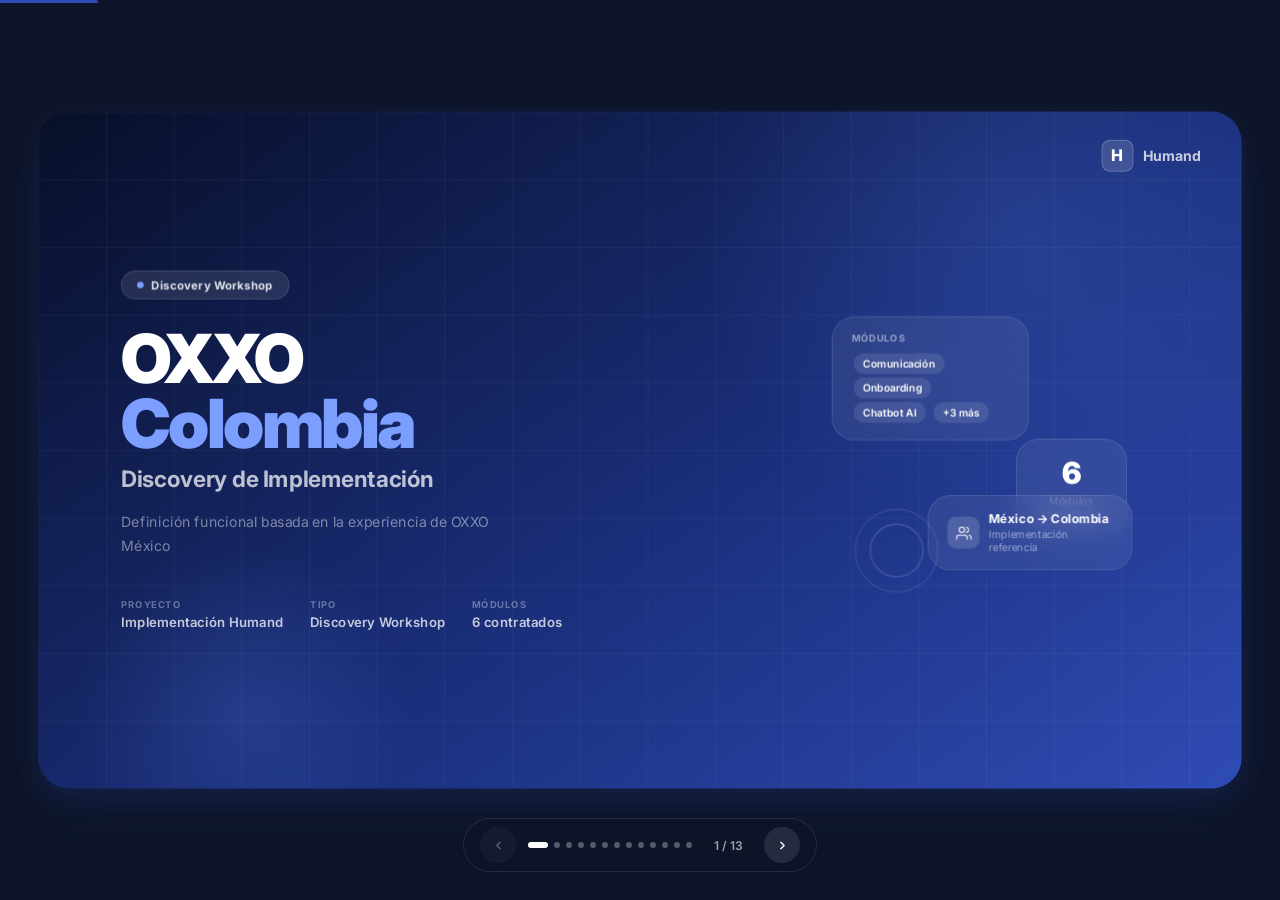
<file: discovery-deck/index.html>
<!DOCTYPE html>
<html lang="es">
<head>
  <meta charset="UTF-8" />
  <meta name="viewport" content="width=device-width, initial-scale=1.0" />
  <meta name="description" content="OXXO Colombia · Discovery de Implementación · Humand" />
  <title>OXXO Colombia — Discovery · Humand</title>

  <!-- Google Fonts: Inter -->
  <link rel="preconnect" href="https://fonts.googleapis.com" />
  <link rel="preconnect" href="https://fonts.gstatic.com" crossorigin />
  <link href="https://fonts.googleapis.com/css2?family=Inter:wght@300;400;500;600;700;800;900&display=swap" rel="stylesheet" />

  <!-- Styles -->
  <link rel="stylesheet" href="css/tokens.css" />
  <link rel="stylesheet" href="css/base.css" />
  <link rel="stylesheet" href="css/components.css" />
  <link rel="stylesheet" href="css/slides.css" />
</head>
<body>

<!-- Progress bar -->
<div id="progress"></div>

<!-- ─── Deck ─────────────────────────────────────────── -->
<div id="deck">

  <!-- ══════════════════════════════════════════
       SLIDE 1 · COVER
  ═══════════════════════════════════════════ -->
  <div class="slide active" id="s1" role="region" aria-label="Portada">
    <div class="canvas">
      <div class="s1-grid"></div>
      <div class="s1-orb" style="width:700px;height:700px;top:-220px;right:-120px;"></div>
      <div class="s1-orb" style="width:360px;height:360px;bottom:-100px;left:40px;"></div>

      <div class="s1-logo">
        <div class="s1-logo-h">H</div>
        <span class="s1-logo-text">Humand</span>
      </div>

      <div class="s1-content">
        <div class="s1-left">
          <div class="s1-badge">
            <span class="s1-badge-dot"></span>
            Discovery Workshop
          </div>
          <div class="s1-title">OXXO<br/><span class="accent">Colombia</span></div>
          <div class="s1-discovery">Discovery de Implementación</div>
          <div class="s1-sub">Definición funcional basada en la experiencia de OXXO México</div>
          <div class="s1-meta">
            <div class="s1-meta-item">
              <span class="s1-meta-label">Proyecto</span>
              <span class="s1-meta-value">Implementación Humand</span>
            </div>
            <div class="s1-meta-item">
              <span class="s1-meta-label">Tipo</span>
              <span class="s1-meta-value">Discovery Workshop</span>
            </div>
            <div class="s1-meta-item">
              <span class="s1-meta-label">Módulos</span>
              <span class="s1-meta-value">6 contratados</span>
            </div>
          </div>
        </div>

        <div class="s1-right">
          <div class="s1-illus">
            <!-- Floating card: módulos -->
            <div class="s1-float" style="top:18px;left:0;width:210px;">
              <div class="s1-float-label">Módulos</div>
              <div>
                <span class="s1-chip">Comunicación</span>
                <span class="s1-chip">Onboarding</span>
                <span class="s1-chip">Chatbot AI</span>
                <span class="s1-chip">+3 más</span>
              </div>
            </div>
            <!-- Floating card: stat -->
            <div class="s1-float s1-stat" style="top:148px;right:6px;width:118px;">
              <div class="s1-stat-num">6</div>
              <div class="s1-stat-lbl">Módulos<br>contratados</div>
            </div>
            <!-- Floating card: referencia -->
            <div class="s1-float" style="bottom:32px;right:0;width:218px;">
              <div style="display:flex;align-items:center;gap:10px;">
                <div style="width:34px;height:34px;border-radius:9px;background:rgba(255,255,255,.15);display:flex;align-items:center;justify-content:center;flex-shrink:0;">
                  <svg width="17" height="17" viewBox="0 0 24 24" fill="none" stroke="rgba(255,255,255,.8)" stroke-width="2" stroke-linecap="round" stroke-linejoin="round"><path d="M17 21v-2a4 4 0 0 0-4-4H5a4 4 0 0 0-4 4v2"/><circle cx="9" cy="7" r="4"/><path d="M23 21v-2a4 4 0 0 0-3-3.87"/><path d="M16 3.13a4 4 0 0 1 0 7.75"/></svg>
                </div>
                <div>
                  <div style="font-size:13px;font-weight:700;color:#fff;">México → Colombia</div>
                  <div style="font-size:11px;color:rgba(255,255,255,.5);margin-top:2px;">Implementación referencia</div>
                </div>
              </div>
            </div>
            <!-- Decorative rings -->
            <div style="position:absolute;bottom:8px;left:24px;width:90px;height:90px;border-radius:50%;border:2px solid rgba(255,255,255,.08);"></div>
            <div style="position:absolute;bottom:24px;left:40px;width:58px;height:58px;border-radius:50%;border:2px solid rgba(255,255,255,.12);"></div>
          </div>
        </div>
      </div>
    </div>
  </div>

  <!-- ══════════════════════════════════════════
       SLIDE 2 · OBJETIVO
  ═══════════════════════════════════════════ -->
  <div class="slide" id="s2" role="region" aria-label="Objetivo">
    <div class="canvas" style="display:flex;flex-direction:column;">
      <div class="logo-mark"><div class="logo-h">H</div><span class="logo-text">Humand</span></div>
      <div class="slide-header">
        <div class="eyebrow"><span class="eyebrow-dot"></span>Sesión</div>
        <div class="slide-title">Objetivo de la <span>sesión</span></div>
      </div>
      <div class="s2-body">
        <div class="s2-quote">
          <div class="s2-qmark">"</div>
          <div class="s2-quote-text">
            Revisaremos cómo está configurado actualmente <em>OXXO México</em> para definir, junto al equipo de Colombia, qué procesos desean <em>implementar, priorizar y adaptar</em> a su operación.
          </div>
          <div class="s2-pills">
            <div class="s2-pill"><span class="s2-pill-dot" style="background:var(--blue);"></span>Referencia México</div>
            <div class="s2-pill"><span class="s2-pill-dot" style="background:#0E8A4A;"></span>Decisiones Colombia</div>
            <div class="s2-pill"><span class="s2-pill-dot" style="background:#C47A0A;"></span>Adaptaciones locales</div>
          </div>
        </div>
        <div class="s2-side">
          <div class="s2-stat-card">
            <div class="s2-stat-num">6</div>
            <div class="s2-stat-lbl">Módulos a definir</div>
          </div>
          <div class="s2-stat-card">
            <div class="s2-stat-num" style="font-size:28px;letter-spacing:-.02em;">OXXO MX</div>
            <div class="s2-stat-lbl">Base de referencia</div>
          </div>
          <div class="s2-cta">
            <div class="s2-cta-title">Resultado esperado</div>
            <div class="s2-cta-body">Plan de configuración personalizado para la operación de Colombia</div>
          </div>
        </div>
      </div>
    </div>
  </div>

  <!-- ══════════════════════════════════════════
       SLIDE 3 · AGENDA
  ═══════════════════════════════════════════ -->
  <div class="slide" id="s3" role="region" aria-label="Agenda">
    <div class="canvas" style="display:flex;flex-direction:column;">
      <div class="logo-mark"><div class="logo-h">H</div><span class="logo-text">Humand</span></div>
      <div class="slide-header">
        <div class="eyebrow"><span class="eyebrow-dot"></span>Workshop</div>
        <div class="slide-title">Agenda del <span>día</span></div>
        <div class="slide-sub">Estructura de la sesión de discovery</div>
      </div>
      <div class="s3-body">
        <div class="timeline">

          <div class="tl-item">
            <div class="tl-bubble-wrap"><div class="tl-bubble">1</div></div>
            <div class="tl-card">
              <div class="tl-card-icon">
                <svg viewBox="0 0 24 24"><circle cx="12" cy="12" r="10"/><path d="M12 8v4l3 3"/></svg>
              </div>
              <div class="tl-card-name">Objetivo</div>
              <div class="tl-card-sub">Contexto y alcance del workshop</div>
              <div class="tl-badge">10 min</div>
            </div>
          </div>

          <div class="tl-item active">
            <div class="tl-bubble-wrap"><div class="tl-bubble">2</div></div>
            <div class="tl-card">
              <div class="tl-card-icon">
                <svg viewBox="0 0 24 24"><rect x="2" y="3" width="20" height="14" rx="2"/><path d="M8 21h8"/><path d="M12 17v4"/></svg>
              </div>
              <div class="tl-card-name">Estado México</div>
              <div class="tl-card-sub">Revisión implementación actual</div>
              <div class="tl-badge">20 min</div>
            </div>
          </div>

          <div class="tl-item">
            <div class="tl-bubble-wrap"><div class="tl-bubble">3</div></div>
            <div class="tl-card">
              <div class="tl-card-icon">
                <svg viewBox="0 0 24 24"><path d="M9 11l3 3L22 4"/><path d="M21 12v7a2 2 0 0 1-2 2H5a2 2 0 0 1-2-2V5a2 2 0 0 1 2-2h11"/></svg>
              </div>
              <div class="tl-card-name">Discovery</div>
              <div class="tl-card-sub">Por módulo con preguntas clave</div>
              <div class="tl-badge">60 min</div>
            </div>
          </div>

          <div class="tl-item">
            <div class="tl-bubble-wrap"><div class="tl-bubble">4</div></div>
            <div class="tl-card">
              <div class="tl-card-icon">
                <svg viewBox="0 0 24 24"><polygon points="12 2 15.09 8.26 22 9.27 17 14.14 18.18 21.02 12 17.77 5.82 21.02 7 14.14 2 9.27 8.91 8.26 12 2"/></svg>
              </div>
              <div class="tl-card-name">Priorización</div>
              <div class="tl-card-sub">Definir orden de implementación</div>
              <div class="tl-badge">20 min</div>
            </div>
          </div>

          <div class="tl-item">
            <div class="tl-bubble-wrap"><div class="tl-bubble">5</div></div>
            <div class="tl-card">
              <div class="tl-card-icon">
                <svg viewBox="0 0 24 24"><path d="M5 12h14"/><path d="M12 5l7 7-7 7"/></svg>
              </div>
              <div class="tl-card-name">Próximos pasos</div>
              <div class="tl-card-sub">Plan y responsables</div>
              <div class="tl-badge">10 min</div>
            </div>
          </div>

        </div>
      </div>
    </div>
  </div>

  <!-- ══════════════════════════════════════════
       SLIDE 4 · MÓDULOS CONTRATADOS
  ═══════════════════════════════════════════ -->
  <div class="slide" id="s4" role="region" aria-label="Módulos contratados">
    <div class="canvas" style="display:flex;flex-direction:column;">
      <div class="logo-mark"><div class="logo-h">H</div><span class="logo-text">Humand</span></div>
      <div class="slide-header">
        <div class="eyebrow"><span class="eyebrow-dot"></span>Alcance</div>
        <div class="slide-title">Módulos <span>contratados</span></div>
        <div class="slide-sub">Los 6 módulos que se definirán en este discovery</div>
      </div>
      <div class="s4-body">
        <div class="mod-grid">

          <div class="mod-card lift">
            <div class="mod-icon">
              <svg viewBox="0 0 24 24"><path d="M21 15a2 2 0 0 1-2 2H7l-4 4V5a2 2 0 0 1 2-2h14a2 2 0 0 1 2 2z"/></svg>
            </div>
            <div class="mod-card-name">Comunicación</div>
            <div class="mod-card-desc">Noticias, anuncios y comunicados segmentados por área o rol</div>
            <span class="tag">Módulo 1</span>
          </div>

          <div class="mod-card lift">
            <div class="mod-icon">
              <svg viewBox="0 0 24 24"><rect x="2" y="7" width="20" height="14" rx="2"/><path d="M16 3h-8"/><path d="M12 12v4"/><path d="M10 14h4"/></svg>
            </div>
            <div class="mod-card-name">Gestión de Servicios</div>
            <div class="mod-card-desc">Catálogo de tickets y servicios internos con flujos de aprobación</div>
            <span class="tag">Módulo 2</span>
          </div>

          <div class="mod-card lift">
            <div class="mod-icon">
              <svg viewBox="0 0 24 24"><path d="M16 21v-2a4 4 0 0 0-4-4H6a4 4 0 0 0-4 4v2"/><circle cx="9" cy="7" r="4"/><path d="M22 21v-2a4 4 0 0 0-3-3.87"/><path d="M16 3.13a4 4 0 0 1 0 7.75"/></svg>
            </div>
            <div class="mod-card-name">Onboarding 2.0</div>
            <div class="mod-card-desc">Flujo completo de ingreso, documentos, tareas y capacitaciones</div>
            <span class="tag">Módulo 3</span>
          </div>

          <div class="mod-card lift">
            <div class="mod-icon">
              <svg viewBox="0 0 24 24"><rect x="3" y="3" width="18" height="14" rx="2"/><path d="M8 21h8"/><path d="M12 17v4"/><circle cx="8.5" cy="10" r="1.5"/><circle cx="15.5" cy="10" r="1.5"/><path d="M9 13a3 3 0 0 0 6 0"/></svg>
            </div>
            <div class="mod-card-name">Chatbot AI</div>
            <div class="mod-card-desc">Asistente inteligente para resolver consultas frecuentes</div>
            <span class="tag">Módulo 4</span>
          </div>

          <div class="mod-card lift">
            <div class="mod-icon">
              <svg viewBox="0 0 24 24"><polygon points="12 2 15.09 8.26 22 9.27 17 14.14 18.18 21.02 12 17.77 5.82 21.02 7 14.14 2 9.27 8.91 8.26 12 2"/></svg>
            </div>
            <div class="mod-card-name">Reconocimientos</div>
            <div class="mod-card-desc">Programa de reconocimiento entre colaboradores y campañas</div>
            <span class="tag">Módulo 5</span>
          </div>

          <div class="mod-card lift">
            <div class="mod-icon">
              <svg viewBox="0 0 24 24"><path d="M14 2H6a2 2 0 0 0-2 2v16a2 2 0 0 0 2 2h12a2 2 0 0 0 2-2V8z"/><polyline points="14 2 14 8 20 8"/><line x1="16" y1="13" x2="8" y2="13"/><line x1="16" y1="17" x2="8" y2="17"/></svg>
            </div>
            <div class="mod-card-name">Documentos Personales</div>
            <div class="mod-card-desc">Repositorio digital de documentos laborales por colaborador</div>
            <span class="tag">Módulo 6</span>
          </div>

        </div>
      </div>
    </div>
  </div>

  <!-- ══════════════════════════════════════════
       SLIDE 5 · ESTADO MÉXICO
  ═══════════════════════════════════════════ -->
  <div class="slide" id="s5" role="region" aria-label="Estado México">
    <div class="canvas" style="display:flex;flex-direction:column;">
      <div class="logo-mark"><div class="logo-h">H</div><span class="logo-text">Humand</span></div>
      <div class="slide-header">
        <div class="eyebrow"><span class="eyebrow-dot"></span>Referencia</div>
        <div class="slide-title">¿Cómo funciona <span>OXXO México</span>?</div>
      </div>
      <div class="s5-body">
        <div class="ss-grid">

          <div class="ss-item">
            <div class="ss-item-icon">
              <svg viewBox="0 0 24 24"><path d="M21 15a2 2 0 0 1-2 2H7l-4 4V5a2 2 0 0 1 2-2h14a2 2 0 0 1 2 2z"/></svg>
            </div>
            <div class="ss-item-name">Comunicación</div>
          </div>

          <div class="ss-item">
            <div class="ss-item-icon">
              <svg viewBox="0 0 24 24"><polygon points="12 2 15.09 8.26 22 9.27 17 14.14 18.18 21.02 12 17.77 5.82 21.02 7 14.14 2 9.27 8.91 8.26 12 2"/></svg>
            </div>
            <div class="ss-item-name">Reconocimientos</div>
          </div>

          <div class="ss-item">
            <div class="ss-item-icon">
              <svg viewBox="0 0 24 24"><rect x="2" y="7" width="20" height="14" rx="2"/><path d="M16 3h-8"/><path d="M12 12v4"/><path d="M10 14h4"/></svg>
            </div>
            <div class="ss-item-name">Service Management</div>
          </div>

          <div class="ss-item">
            <div class="ss-item-icon">
              <svg viewBox="0 0 24 24"><path d="M16 21v-2a4 4 0 0 0-4-4H6a4 4 0 0 0-4 4v2"/><circle cx="9" cy="7" r="4"/><path d="M22 21v-2a4 4 0 0 0-3-3.87"/></svg>
            </div>
            <div class="ss-item-name">Onboarding</div>
          </div>

          <div class="ss-item">
            <div class="ss-item-icon">
              <svg viewBox="0 0 24 24"><path d="M14 2H6a2 2 0 0 0-2 2v16a2 2 0 0 0 2 2h12a2 2 0 0 0 2-2V8z"/><polyline points="14 2 14 8 20 8"/></svg>
            </div>
            <div class="ss-item-name">Documentos</div>
          </div>

          <div class="ss-item">
            <div class="ss-item-icon">
              <svg viewBox="0 0 24 24"><rect x="3" y="3" width="18" height="14" rx="2"/><circle cx="8.5" cy="10" r="1.5"/><circle cx="15.5" cy="10" r="1.5"/><path d="M9 13a3 3 0 0 0 6 0"/></svg>
            </div>
            <div class="ss-item-name">Chatbot AI</div>
          </div>

        </div>
        <div class="note-bar">
          <div class="note-bar-dot"></div>
          <div class="note-bar-text">Tomaremos la implementación actual de México como punto de partida para el discovery.</div>
        </div>
      </div>
    </div>
  </div>

  <!-- ══════════════════════════════════════════
       SLIDE 6 · COMUNICACIÓN
  ═══════════════════════════════════════════ -->
  <div class="slide" id="s6" role="region" aria-label="Comunicación">
    <div class="canvas" style="display:flex;flex-direction:column;">
      <div class="logo-mark"><div class="logo-h">H</div><span class="logo-text">Humand</span></div>
      <div style="padding:36px 64px 0;">
        <div class="eyebrow"><span class="eyebrow-dot"></span>Módulo 1</div>
        <div class="slide-title">Comuni<span>cación</span></div>
      </div>
      <div class="mod-layout" style="flex:1;margin-top:18px;min-height:0;">
        <div class="mod-col-left">
          <div class="big-ph ph" style="background:var(--blue-xlight);border:2px dashed var(--border);">
            <div class="icon"><svg viewBox="0 0 24 24" fill="none" stroke="var(--blue)" stroke-width="1.8" stroke-linecap="round" stroke-linejoin="round"><path d="M21 15a2 2 0 0 1-2 2H7l-4 4V5a2 2 0 0 1 2-2h14a2 2 0 0 1 2 2z"/></svg></div>
            <div class="lbl">Screenshot OXXO México</div>
            <div class="sub">Módulo Comunicación</div>
          </div>
          <div class="mx-co">
            <div class="mx-co-cell" style="background:var(--blue-xlight);">
              <div class="mx-co-label" style="color:var(--ink-mid);">México</div>
              <div class="mx-co-value" style="color:var(--ink-mid);">Noticias, encuestas, videos</div>
            </div>
            <div class="mx-co-cell" style="background:var(--blue);">
              <div class="mx-co-label" style="color:rgba(255,255,255,.6);">Colombia</div>
              <div class="mx-co-value" style="color:rgba(255,255,255,.85);">Por definir →</div>
            </div>
          </div>
        </div>
        <div class="mod-col-right">
          <div class="mod-col-right-title">
            <svg width="15" height="15" viewBox="0 0 24 24" fill="none" stroke="var(--blue)" stroke-width="2.2" stroke-linecap="round" stroke-linejoin="round"><circle cx="12" cy="12" r="10"/><path d="M12 16v-4"/><path d="M12 8h.01"/></svg>
            Preguntas Discovery
          </div>
          <div class="q-card"><div class="q-num">1</div><div class="q-text">¿Qué tipo de comunicación desean publicar? (noticias, encuestas, videos)</div></div>
          <div class="q-card"><div class="q-num">2</div><div class="q-text">¿Quién administrará las noticias? ¿Un equipo central o cada área?</div></div>
          <div class="q-card"><div class="q-num">3</div><div class="q-text">¿Cómo segmentarán la comunicación? ¿Por área, región o tienda?</div></div>
          <div class="q-card"><div class="q-num">4</div><div class="q-text">¿Qué grupos de comunicación necesitan crear?</div></div>
          <div class="q-card"><div class="q-num">5</div><div class="q-text">¿Qué contenidos son prioritarios para el lanzamiento?</div></div>
        </div>
      </div>
    </div>
  </div>

  <!-- ══════════════════════════════════════════
       SLIDE 7 · RECONOCIMIENTOS
  ═══════════════════════════════════════════ -->
  <div class="slide" id="s7" role="region" aria-label="Reconocimientos">
    <div class="canvas" style="display:flex;flex-direction:column;">
      <div class="logo-mark"><div class="logo-h">H</div><span class="logo-text">Humand</span></div>
      <div style="padding:36px 64px 0;">
        <div class="eyebrow"><span class="eyebrow-dot"></span>Módulo 5</div>
        <div class="slide-title">Recono<span>cimientos</span></div>
      </div>
      <div class="mod-layout" style="flex:1;margin-top:18px;min-height:0;">
        <div class="mod-col-left">
          <div class="big-ph ph" style="background:var(--blue-xlight);border:2px dashed var(--border);">
            <div class="icon"><svg viewBox="0 0 24 24" fill="none" stroke="var(--blue)" stroke-width="1.8" stroke-linecap="round" stroke-linejoin="round"><polygon points="12 2 15.09 8.26 22 9.27 17 14.14 18.18 21.02 12 17.77 5.82 21.02 7 14.14 2 9.27 8.91 8.26 12 2"/></svg></div>
            <div class="lbl">Screenshot OXXO México</div>
            <div class="sub">Módulo Reconocimientos</div>
          </div>
          <div style="display:grid;grid-template-columns:repeat(3,1fr);gap:8px;">
            <div style="background:var(--blue-xlight);border-radius:var(--r-sm);padding:12px 10px;text-align:center;">
              <div style="font-size:22px;">⭐</div>
              <div style="font-size:11px;font-weight:700;color:var(--ink-mid);margin-top:4px;">Entre pares</div>
            </div>
            <div style="background:var(--blue-xlight);border-radius:var(--r-sm);padding:12px 10px;text-align:center;">
              <div style="font-size:22px;">🏆</div>
              <div style="font-size:11px;font-weight:700;color:var(--ink-mid);margin-top:4px;">Campañas</div>
            </div>
            <div style="background:var(--blue-xlight);border-radius:var(--r-sm);padding:12px 10px;text-align:center;">
              <div style="font-size:22px;">👑</div>
              <div style="font-size:11px;font-weight:700;color:var(--ink-mid);margin-top:4px;">Líderes</div>
            </div>
          </div>
        </div>
        <div class="mod-col-right">
          <div class="mod-col-right-title">
            <svg width="15" height="15" viewBox="0 0 24 24" fill="none" stroke="var(--blue)" stroke-width="2.2" stroke-linecap="round" stroke-linejoin="round"><circle cx="12" cy="12" r="10"/><path d="M12 16v-4"/><path d="M12 8h.01"/></svg>
            Preguntas Discovery
          </div>
          <div class="q-card"><div class="q-num">1</div><div class="q-text">¿Qué comportamientos o logros quieren reconocer?</div></div>
          <div class="q-card"><div class="q-num">2</div><div class="q-text">¿Quién puede dar reconocimientos? ¿Todos los colaboradores o solo líderes?</div></div>
          <div class="q-card"><div class="q-num">3</div><div class="q-text">¿Será entre colaboradores, solo líderes a equipos, o ambos?</div></div>
          <div class="q-card"><div class="q-num">4</div><div class="q-text">¿Habrá campañas especiales? (cumpleaños, aniversarios, logros)</div></div>
          <div class="q-card"><div class="q-num">5</div><div class="q-text">¿Necesitan categorías o "valores" asociados a los reconocimientos?</div></div>
        </div>
      </div>
    </div>
  </div>

  <!-- ══════════════════════════════════════════
       SLIDE 8 · CHATBOT AI
  ═══════════════════════════════════════════ -->
  <div class="slide" id="s8" role="region" aria-label="Chatbot AI">
    <div class="canvas" style="display:flex;flex-direction:column;">
      <div class="logo-mark"><div class="logo-h">H</div><span class="logo-text">Humand</span></div>
      <div style="padding:36px 64px 0;">
        <div class="eyebrow"><span class="eyebrow-dot"></span>Módulo 4</div>
        <div class="slide-title">Chatbot <span>AI</span></div>
      </div>
      <div class="mod-layout" style="flex:1;margin-top:18px;min-height:0;">
        <div class="mod-col-left">
          <div class="big-ph ph" style="background:var(--blue-xlight);border:2px dashed var(--border);">
            <div class="icon"><svg viewBox="0 0 24 24" fill="none" stroke="var(--blue)" stroke-width="1.8" stroke-linecap="round" stroke-linejoin="round"><rect x="3" y="3" width="18" height="14" rx="2"/><circle cx="8.5" cy="10" r="1.5"/><circle cx="15.5" cy="10" r="1.5"/><path d="M9 13a3 3 0 0 0 6 0"/><path d="M8 21h8"/><path d="M12 17v4"/></svg></div>
            <div class="lbl">Screenshot OXXO México</div>
            <div class="sub">Módulo Chatbot AI</div>
          </div>
          <!-- mini chat mockup -->
          <div style="background:var(--white);border:1px solid var(--border);border-radius:var(--r-md);padding:16px;display:flex;flex-direction:column;gap:10px;">
            <div style="display:flex;gap:8px;align-items:flex-start;">
              <div style="width:26px;height:26px;border-radius:50%;background:var(--blue);display:flex;align-items:center;justify-content:center;color:#fff;font-size:11px;font-weight:700;flex-shrink:0;">H</div>
              <div style="background:var(--blue-xlight);border-radius:0 10px 10px 10px;padding:8px 12px;font-size:12px;color:var(--ink-mid);">¿En qué puedo ayudarte hoy?</div>
            </div>
            <div style="display:flex;justify-content:flex-end;">
              <div style="background:var(--blue);border-radius:10px 0 10px 10px;padding:8px 12px;font-size:12px;color:#fff;">¿Cuáles son los beneficios?</div>
            </div>
          </div>
        </div>
        <div class="mod-col-right">
          <div class="mod-col-right-title">
            <svg width="15" height="15" viewBox="0 0 24 24" fill="none" stroke="var(--blue)" stroke-width="2.2" stroke-linecap="round" stroke-linejoin="round"><circle cx="12" cy="12" r="10"/><path d="M12 16v-4"/><path d="M12 8h.01"/></svg>
            Preguntas Discovery
          </div>
          <div class="q-card"><div class="q-num">1</div><div class="q-text">¿Qué preguntas reciben frecuentemente de los colaboradores?</div></div>
          <div class="q-card"><div class="q-num">2</div><div class="q-text">¿Qué información debería conocer el chatbot? (políticas, beneficios, procesos)</div></div>
          <div class="q-card"><div class="q-num">3</div><div class="q-text">¿Qué procesos quieren automatizar a través del chatbot?</div></div>
          <div class="q-card"><div class="q-num">4</div><div class="q-text">¿Necesitan integraciones con otros sistemas? (HRIS, nómina)</div></div>
          <div class="q-card"><div class="q-num">5</div><div class="q-text">¿Cómo manejarán las consultas que el chatbot no pueda resolver?</div></div>
        </div>
      </div>
    </div>
  </div>

  <!-- ══════════════════════════════════════════
       SLIDE 9 · GESTIÓN DE SERVICIOS
  ═══════════════════════════════════════════ -->
  <div class="slide" id="s9" role="region" aria-label="Gestión de Servicios">
    <div class="canvas">
      <div class="logo-mark"><div class="logo-h">H</div><span class="logo-text">Humand</span></div>
      <div style="padding:32px 64px 0;">
        <div class="eyebrow"><span class="eyebrow-dot"></span>Módulo 2</div>
        <div class="slide-title">Gestión de <span>Servicios</span></div>
      </div>
      <div class="s9-body">
        <div class="s9-left">
          <div style="font-size:12px;font-weight:700;color:var(--ink-mid);text-transform:uppercase;letter-spacing:.07em;margin:12px 0 10px;">Catálogo de servicios</div>
          <div class="svc-grid">

            <div class="svc-card">
              <div class="svc-icon"><svg viewBox="0 0 24 24" fill="none" stroke="var(--blue)" stroke-width="1.8" stroke-linecap="round" stroke-linejoin="round"><path d="M20 7H4a2 2 0 0 0-2 2v6a2 2 0 0 0 2 2h16a2 2 0 0 0 2-2V9a2 2 0 0 0-2-2z"/><path d="M16 21V5a2 2 0 0 0-2-2h-4a2 2 0 0 0-2 2v16"/></svg></div>
              <div class="svc-name">RRHH</div>
              <div class="svc-desc">Permisos, constancias, actualizaciones</div>
            </div>

            <div class="svc-card">
              <div class="svc-icon"><svg viewBox="0 0 24 24" fill="none" stroke="var(--blue)" stroke-width="1.8" stroke-linecap="round" stroke-linejoin="round"><rect x="2" y="3" width="20" height="14" rx="2"/><path d="M8 21h8"/><path d="M12 17v4"/></svg></div>
              <div class="svc-name">TI</div>
              <div class="svc-desc">Equipos, accesos, soporte técnico</div>
            </div>

            <div class="svc-card">
              <div class="svc-icon"><svg viewBox="0 0 24 24" fill="none" stroke="var(--blue)" stroke-width="1.8" stroke-linecap="round" stroke-linejoin="round"><circle cx="12" cy="12" r="10"/><path d="M12 6v6l4 2"/></svg></div>
              <div class="svc-name">Nómina</div>
              <div class="svc-desc">Consultas de pago, recibos, descuentos</div>
            </div>

            <div class="svc-card">
              <div class="svc-icon"><svg viewBox="0 0 24 24" fill="none" stroke="var(--blue)" stroke-width="1.8" stroke-linecap="round" stroke-linejoin="round"><path d="M3 9l9-7 9 7v11a2 2 0 0 1-2 2H5a2 2 0 0 1-2-2z"/><polyline points="9 22 9 12 15 12 15 22"/></svg></div>
              <div class="svc-name">Infraestructura</div>
              <div class="svc-desc">Instalaciones, mobiliario, espacios</div>
            </div>

            <div class="svc-card">
              <div class="svc-icon"><svg viewBox="0 0 24 24" fill="none" stroke="var(--blue)" stroke-width="1.8" stroke-linecap="round" stroke-linejoin="round"><rect x="1" y="3" width="15" height="13" rx="2"/><polygon points="16 8 20 8 23 11 23 16 16 16 16 8"/><circle cx="5.5" cy="18.5" r="2.5"/><circle cx="18.5" cy="18.5" r="2.5"/></svg></div>
              <div class="svc-name">Operaciones</div>
              <div class="svc-desc">Procesos, logística, tiendas</div>
            </div>

            <div class="svc-card">
              <div class="svc-icon"><svg viewBox="0 0 24 24" fill="none" stroke="var(--blue)" stroke-width="1.8" stroke-linecap="round" stroke-linejoin="round"><path d="M20 12V22H4V12"/><path d="M22 7H2v5h20V7z"/><path d="M12 22V7"/><path d="M12 7H7.5a2.5 2.5 0 0 1 0-5C11 2 12 7 12 7z"/><path d="M12 7h4.5a2.5 2.5 0 0 0 0-5C13 2 12 7 12 7z"/></svg></div>
              <div class="svc-name">Beneficios</div>
              <div class="svc-desc">Seguros, descuentos, convenios</div>
            </div>

          </div>
        </div>
        <div class="s9-right">
          <div class="mod-col-right-title" style="font-size:14px;font-weight:700;color:var(--ink);display:flex;align-items:center;gap:8px;margin-bottom:4px;">
            <svg width="15" height="15" viewBox="0 0 24 24" fill="none" stroke="var(--blue)" stroke-width="2.2" stroke-linecap="round" stroke-linejoin="round"><circle cx="12" cy="12" r="10"/><path d="M12 16v-4"/><path d="M12 8h.01"/></svg>
            Preguntas Discovery
          </div>
          <div class="q-card"><div class="q-num">1</div><div class="q-text">¿Qué servicios tendrá el catálogo inicial?</div></div>
          <div class="q-card"><div class="q-num">2</div><div class="q-text">¿Quién atenderá cada categoría de servicio?</div></div>
          <div class="q-card"><div class="q-num">3</div><div class="q-text">¿Habrá SLA definidos por tipo de solicitud?</div></div>
          <div class="q-card"><div class="q-num">4</div><div class="q-text">¿Necesitan flujos de aprobación? ¿De cuántos niveles?</div></div>
          <div class="q-card"><div class="q-num">5</div><div class="q-text">¿Cómo desean clasificar y priorizar los tickets?</div></div>
        </div>
      </div>
    </div>
  </div>

  <!-- ══════════════════════════════════════════
       SLIDE 10 · ONBOARDING 2.0
  ═══════════════════════════════════════════ -->
  <div class="slide" id="s10" role="region" aria-label="Onboarding 2.0">
    <div class="canvas">
      <div class="logo-mark"><div class="logo-h">H</div><span class="logo-text">Humand</span></div>
      <div style="padding:32px 64px 0;">
        <div class="eyebrow"><span class="eyebrow-dot"></span>Módulo 3</div>
        <div class="slide-title">Onboarding <span>2.0</span></div>
      </div>
      <div class="s10-body">
        <div class="s10-left">
          <div class="flow">
            <div class="flow-step hl">
              <div class="flow-node"><svg viewBox="0 0 24 24" fill="none" stroke-width="1.8" stroke-linecap="round" stroke-linejoin="round"><path d="M16 21v-2a4 4 0 0 0-4-4H5a4 4 0 0 0-4 4v2"/><circle cx="8.5" cy="7" r="4"/><line x1="20" y1="8" x2="20" y2="14"/><line x1="23" y1="11" x2="17" y2="11"/></svg></div>
              <div class="flow-label">Ingreso</div>
            </div>
            <div class="flow-step">
              <div class="flow-node"><svg viewBox="0 0 24 24" fill="none" stroke-width="1.8" stroke-linecap="round" stroke-linejoin="round"><path d="M14 2H6a2 2 0 0 0-2 2v16a2 2 0 0 0 2 2h12a2 2 0 0 0 2-2V8z"/><polyline points="14 2 14 8 20 8"/></svg></div>
              <div class="flow-label">Documentos</div>
            </div>
            <div class="flow-step">
              <div class="flow-node"><svg viewBox="0 0 24 24" fill="none" stroke-width="1.8" stroke-linecap="round" stroke-linejoin="round"><path d="M9 11l3 3L22 4"/><path d="M21 12v7a2 2 0 0 1-2 2H5a2 2 0 0 1-2-2V5a2 2 0 0 1 2-2h11"/></svg></div>
              <div class="flow-label">Tareas</div>
            </div>
            <div class="flow-step">
              <div class="flow-node"><svg viewBox="0 0 24 24" fill="none" stroke-width="1.8" stroke-linecap="round" stroke-linejoin="round"><path d="M2 3h6a4 4 0 0 1 4 4v14a3 3 0 0 0-3-3H2z"/><path d="M22 3h-6a4 4 0 0 0-4 4v14a3 3 0 0 1 3-3h7z"/></svg></div>
              <div class="flow-label">Capacitaciones</div>
            </div>
            <div class="flow-step">
              <div class="flow-node"><svg viewBox="0 0 24 24" fill="none" stroke-width="1.8" stroke-linecap="round" stroke-linejoin="round"><circle cx="12" cy="12" r="10"/><path d="M8 14s1.5 2 4 2 4-2 4-2"/><line x1="9" y1="9" x2="9.01" y2="9"/><line x1="15" y1="9" x2="15.01" y2="9"/></svg></div>
              <div class="flow-label">Primer día</div>
            </div>
            <div class="flow-step">
              <div class="flow-node"><svg viewBox="0 0 24 24" fill="none" stroke-width="1.8" stroke-linecap="round" stroke-linejoin="round"><path d="M22 12h-4l-3 9L9 3l-3 9H2"/></svg></div>
              <div class="flow-label">Seguimiento</div>
            </div>
          </div>
          <div class="ob-detail">
            <div class="ob-detail-title">Estructura en México</div>
            <div class="ob-chips">
              <span class="ob-chip">Pre-ingreso</span>
              <span class="ob-chip">Bienvenida</span>
              <span class="ob-chip">Firma docs</span>
              <span class="ob-chip">Inducción</span>
              <span class="ob-chip">30 días</span>
              <span class="ob-chip">60 días</span>
              <span class="ob-chip">90 días</span>
            </div>
          </div>
        </div>
        <div class="s10-right">
          <div class="mod-col-right-title" style="font-size:14px;font-weight:700;color:var(--ink);display:flex;align-items:center;gap:8px;margin-bottom:4px;">
            <svg width="15" height="15" viewBox="0 0 24 24" fill="none" stroke="var(--blue)" stroke-width="2.2" stroke-linecap="round" stroke-linejoin="round"><circle cx="12" cy="12" r="10"/><path d="M12 16v-4"/><path d="M12 8h.01"/></svg>
            Preguntas Discovery
          </div>
          <div class="q-card"><div class="q-num">1</div><div class="q-text">¿Qué documentos deben firmar los nuevos ingresos?</div></div>
          <div class="q-card"><div class="q-num">2</div><div class="q-text">¿Cuáles son las tareas críticas de los primeros 30 días?</div></div>
          <div class="q-card"><div class="q-num">3</div><div class="q-text">¿Quién es responsable del seguimiento del onboarding?</div></div>
          <div class="q-card"><div class="q-num">4</div><div class="q-text">¿Habrá capacitaciones obligatorias? ¿De qué tipo?</div></div>
          <div class="q-card"><div class="q-num">5</div><div class="q-text">¿Necesitan planes diferenciados por cargo o área?</div></div>
        </div>
      </div>
    </div>
  </div>

  <!-- ══════════════════════════════════════════
       SLIDE 11 · DOCUMENTOS PERSONALES
  ═══════════════════════════════════════════ -->
  <div class="slide" id="s11" role="region" aria-label="Documentos Personales">
    <div class="canvas" style="display:flex;flex-direction:column;">
      <div class="logo-mark"><div class="logo-h">H</div><span class="logo-text">Humand</span></div>
      <div style="padding:36px 64px 0;">
        <div class="eyebrow"><span class="eyebrow-dot"></span>Módulo 6</div>
        <div class="slide-title">Documentos <span>Personales</span></div>
      </div>
      <div class="mod-layout" style="flex:1;margin-top:18px;min-height:0;">
        <div class="mod-col-left">
          <!-- Folder illustration -->
          <div style="flex:1;background:var(--blue-xlight);border:2px dashed var(--border);border-radius:var(--r-lg);display:flex;flex-direction:column;align-items:center;justify-content:center;gap:16px;">
            <div style="width:140px;height:110px;position:relative;">
              <div style="position:absolute;bottom:0;width:100%;height:80px;background:var(--white);border-radius:9px 9px 9px 9px;border:1.5px solid var(--border);box-shadow:var(--shadow-sm);"></div>
              <div style="position:absolute;bottom:66px;left:0;width:52%;height:22px;background:var(--white);border-radius:7px 7px 0 0;border:1.5px solid var(--border);border-bottom:none;"></div>
              <div style="position:absolute;bottom:16px;left:14px;right:14px;display:flex;flex-direction:column;gap:6px;">
                <div style="height:6px;background:var(--border);border-radius:3px;"></div>
                <div style="height:6px;background:var(--border);border-radius:3px;width:75%;"></div>
                <div style="height:6px;background:var(--blue);border-radius:3px;width:55%;opacity:.4;"></div>
              </div>
            </div>
            <div style="font-size:12px;font-weight:600;color:var(--ink-light);">Carpeta digital del colaborador</div>
          </div>
          <div style="display:grid;grid-template-columns:1fr 1fr;gap:8px;">
            <div style="background:var(--blue-xlight);border-radius:var(--r-sm);padding:10px 12px;"><div style="font-size:11px;font-weight:700;color:var(--ink-mid);">Contrato</div><div style="font-size:10px;color:var(--ink-light);margin-top:2px;">Firmado digitalmente</div></div>
            <div style="background:var(--blue-xlight);border-radius:var(--r-sm);padding:10px 12px;"><div style="font-size:11px;font-weight:700;color:var(--ink-mid);">Nómina</div><div style="font-size:10px;color:var(--ink-light);margin-top:2px;">Recibos de pago</div></div>
            <div style="background:var(--blue-xlight);border-radius:var(--r-sm);padding:10px 12px;"><div style="font-size:11px;font-weight:700;color:var(--ink-mid);">Certificados</div><div style="font-size:10px;color:var(--ink-light);margin-top:2px;">Capacitaciones</div></div>
            <div style="background:var(--blue-xlight);border-radius:var(--r-sm);padding:10px 12px;"><div style="font-size:11px;font-weight:700;color:var(--ink-mid);">Políticas</div><div style="font-size:10px;color:var(--ink-light);margin-top:2px;">Código de conducta</div></div>
          </div>
        </div>
        <div class="mod-col-right">
          <div class="mod-col-right-title">
            <svg width="15" height="15" viewBox="0 0 24 24" fill="none" stroke="var(--blue)" stroke-width="2.2" stroke-linecap="round" stroke-linejoin="round"><circle cx="12" cy="12" r="10"/><path d="M12 16v-4"/><path d="M12 8h.01"/></svg>
            Preguntas Discovery
          </div>
          <div class="q-card"><div class="q-num">1</div><div class="q-text">¿Qué tipos de documentos compartirán con los colaboradores?</div></div>
          <div class="q-card"><div class="q-num">2</div><div class="q-text">¿Quién administrará y cargará los documentos?</div></div>
          <div class="q-card"><div class="q-num">3</div><div class="q-text">¿Cuáles son los documentos obligatorios para todos?</div></div>
          <div class="q-card"><div class="q-num">4</div><div class="q-text">¿Cómo será el proceso de actualización de documentos?</div></div>
          <div class="q-card"><div class="q-num">5</div><div class="q-text">¿Necesitan firma digital o solo visualización?</div></div>
        </div>
      </div>
    </div>
  </div>

  <!-- ══════════════════════════════════════════
       SLIDE 12 · RESUMEN DE DEFINICIONES
  ═══════════════════════════════════════════ -->
  <div class="slide" id="s12" role="region" aria-label="Resumen de definiciones">
    <div class="canvas">
      <div class="logo-mark"><div class="logo-h">H</div><span class="logo-text">Humand</span></div>
      <div class="slide-header">
        <div class="eyebrow"><span class="eyebrow-dot"></span>Consolidado</div>
        <div class="slide-title">Resumen de <span>definiciones</span></div>
      </div>
      <div class="s12-body">
        <table class="def-table">
          <thead>
            <tr>
              <th style="width:190px;">Módulo</th>
              <th style="width:180px;">Estado México</th>
              <th>Definición Colombia</th>
              <th style="width:130px;">Prioridad</th>
            </tr>
          </thead>
          <tbody>
            <tr><td><div class="def-mod-name"><div class="def-dot"></div>Comunicación</div></td><td><span class="tag tag-green">Activo</span></td><td><div class="def-editable"><div class="def-line"></div><span class="cursor"></span></div></td><td><span class="tag">Por definir</span></td></tr>
            <tr><td><div class="def-mod-name"><div class="def-dot"></div>Gestión de Servicios</div></td><td><span class="tag tag-green">Activo</span></td><td><div class="def-editable"><div class="def-line"></div></div></td><td><span class="tag">Por definir</span></td></tr>
            <tr><td><div class="def-mod-name"><div class="def-dot"></div>Onboarding 2.0</div></td><td><span class="tag tag-orange">En progreso</span></td><td><div class="def-editable"><div class="def-line"></div></div></td><td><span class="tag">Por definir</span></td></tr>
            <tr><td><div class="def-mod-name"><div class="def-dot"></div>Chatbot AI</div></td><td><span class="tag tag-green">Activo</span></td><td><div class="def-editable"><div class="def-line"></div></div></td><td><span class="tag">Por definir</span></td></tr>
            <tr><td><div class="def-mod-name"><div class="def-dot"></div>Reconocimientos</div></td><td><span class="tag tag-green">Activo</span></td><td><div class="def-editable"><div class="def-line"></div></div></td><td><span class="tag">Por definir</span></td></tr>
            <tr><td><div class="def-mod-name"><div class="def-dot"></div>Documentos Personales</div></td><td><span class="tag tag-orange">En progreso</span></td><td><div class="def-editable"><div class="def-line"></div></div></td><td><span class="tag">Por definir</span></td></tr>
          </tbody>
        </table>
        <div class="note-bar">
          <svg width="13" height="13" viewBox="0 0 24 24" fill="none" stroke="var(--blue)" stroke-width="2" stroke-linecap="round" stroke-linejoin="round"><path d="M11 4H4a2 2 0 0 0-2 2v14a2 2 0 0 0 2 2h14a2 2 0 0 0 2-2v-7"/><path d="M18.5 2.5a2.121 2.121 0 0 1 3 3L12 15l-4 1 1-4 9.5-9.5z"/></svg>
          <div class="note-bar-text">Esta tabla se completa en vivo durante la sesión de discovery.</div>
        </div>
      </div>
    </div>
  </div>

  <!-- ══════════════════════════════════════════
       SLIDE 13 · PRÓXIMOS PASOS
  ═══════════════════════════════════════════ -->
  <div class="slide" id="s13" role="region" aria-label="Próximos pasos">
    <div class="canvas">
      <div class="logo-mark"><div class="logo-h">H</div><span class="logo-text">Humand</span></div>
      <div class="slide-header">
        <div class="eyebrow"><span class="eyebrow-dot"></span>Plan</div>
        <div class="slide-title">Próximos <span>pasos</span></div>
        <div class="slide-sub">Roadmap de implementación OXXO Colombia</div>
      </div>
      <div class="s13-body">
        <div class="roadmap">

          <div class="rm-item done">
            <div class="rm-node"><svg viewBox="0 0 24 24" fill="none" stroke-width="1.8" stroke-linecap="round" stroke-linejoin="round"><path d="M9 11l3 3L22 4"/><path d="M21 12v7a2 2 0 0 1-2 2H5a2 2 0 0 1-2-2V5a2 2 0 0 1 2-2h11"/></svg></div>
            <div class="rm-card">
              <div class="rm-card-title">Discovery</div>
              <div class="rm-card-sub">Workshop de definición funcional</div>
              <div class="rm-status"><div class="rm-status-dot" style="background:#0E8A4A;"></div><div class="rm-status-text" style="color:#0E8A4A;">En curso</div></div>
            </div>
          </div>

          <div class="rm-item current">
            <div class="rm-node"><svg viewBox="0 0 24 24" fill="none" stroke-width="1.8" stroke-linecap="round" stroke-linejoin="round"><path d="M11 4H4a2 2 0 0 0-2 2v14a2 2 0 0 0 2 2h14a2 2 0 0 0 2-2v-7"/><path d="M18.5 2.5a2.121 2.121 0 0 1 3 3L12 15l-4 1 1-4 9.5-9.5z"/></svg></div>
            <div class="rm-card">
              <div class="rm-card-title">Definiciones</div>
              <div class="rm-card-sub">Documentar configuraciones acordadas</div>
              <div class="rm-status"><div class="rm-status-dot" style="background:var(--blue);"></div><div class="rm-status-text" style="color:var(--blue);">Siguiente</div></div>
            </div>
          </div>

          <div class="rm-item">
            <div class="rm-node"><svg viewBox="0 0 24 24" fill="none" stroke-width="1.8" stroke-linecap="round" stroke-linejoin="round"><path d="M12 20h9"/><path d="M16.5 3.5a2.121 2.121 0 0 1 3 3L7 19l-4 1 1-4L16.5 3.5z"/></svg></div>
            <div class="rm-card">
              <div class="rm-card-title">Configuración</div>
              <div class="rm-card-sub">Setup de módulos y contenidos</div>
              <div class="rm-status"><div class="rm-status-dot" style="background:var(--ink-xlight);"></div><div class="rm-status-text" style="color:var(--ink-xlight);">Pendiente</div></div>
            </div>
          </div>

          <div class="rm-item">
            <div class="rm-node"><svg viewBox="0 0 24 24" fill="none" stroke-width="1.8" stroke-linecap="round" stroke-linejoin="round"><circle cx="11" cy="11" r="8"/><path d="M21 21l-4.35-4.35"/></svg></div>
            <div class="rm-card">
              <div class="rm-card-title">Validación</div>
              <div class="rm-card-sub">UAT con equipo OXXO Colombia</div>
              <div class="rm-status"><div class="rm-status-dot" style="background:var(--ink-xlight);"></div><div class="rm-status-text" style="color:var(--ink-xlight);">Pendiente</div></div>
            </div>
          </div>

          <div class="rm-item">
            <div class="rm-node"><svg viewBox="0 0 24 24" fill="none" stroke-width="1.8" stroke-linecap="round" stroke-linejoin="round"><path d="M22 11.08V12a10 10 0 1 1-5.93-9.14"/><polyline points="22 4 12 14.01 9 11.01"/></svg></div>
            <div class="rm-card">
              <div class="rm-card-title">Lanzamiento</div>
              <div class="rm-card-sub">Go-live con soporte Humand</div>
              <div class="rm-status"><div class="rm-status-dot" style="background:var(--ink-xlight);"></div><div class="rm-status-text" style="color:var(--ink-xlight);">Pendiente</div></div>
            </div>
          </div>

        </div>
        <div class="s13-cta">
          <div>
            <div class="s13-cta-text">¿Listos para comenzar la implementación?</div>
            <div class="s13-cta-sub">Humand acompaña a OXXO Colombia en cada paso del proceso</div>
          </div>
          <button class="s13-cta-btn">
            <svg width="15" height="15" viewBox="0 0 24 24" fill="none" stroke="currentColor" stroke-width="2.2" stroke-linecap="round" stroke-linejoin="round"><path d="M5 12h14"/><path d="M12 5l7 7-7 7"/></svg>
            Comenzar
          </button>
        </div>
      </div>
    </div>
  </div>

</div><!-- end #deck -->

<!-- Navigation bar -->
<nav id="nav" aria-label="Navegación de slides">
  <button class="nav-btn" id="prevBtn" aria-label="Anterior">
    <svg width="13" height="13" viewBox="0 0 24 24" fill="none" stroke="currentColor" stroke-width="2.5" stroke-linecap="round" stroke-linejoin="round"><path d="M15 18l-6-6 6-6"/></svg>
  </button>
  <div id="navDots" role="tablist" aria-label="Slides"></div>
  <div id="navCounter" aria-live="polite"></div>
  <button class="nav-btn" id="nextBtn" aria-label="Siguiente">
    <svg width="13" height="13" viewBox="0 0 24 24" fill="none" stroke="currentColor" stroke-width="2.5" stroke-linecap="round" stroke-linejoin="round"><path d="M9 18l6-6-6-6"/></svg>
  </button>
</nav>

<script src="js/deck.js"></script>
</body>
</html>
</file>
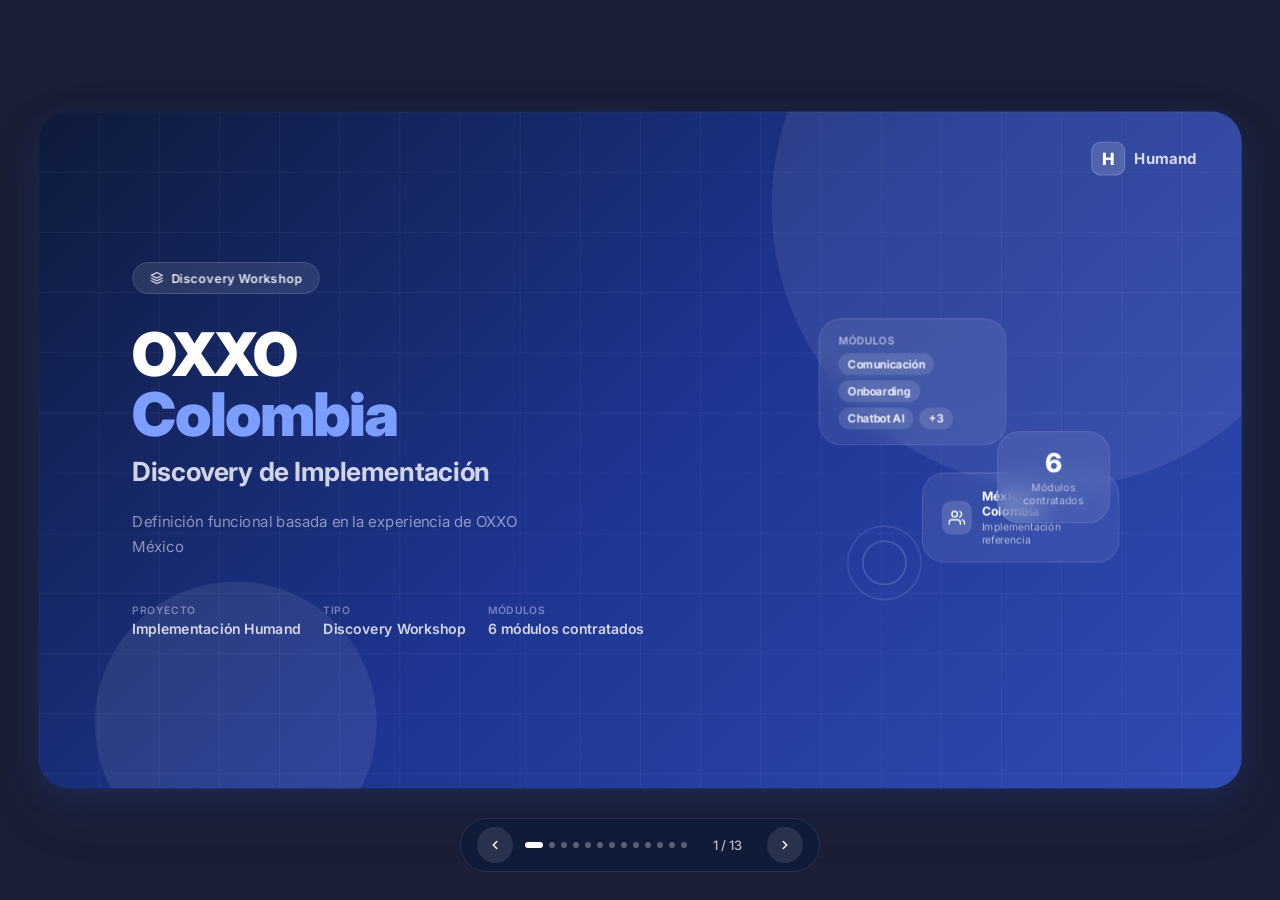
<file: discovery-oxxo-colombia.html>
<!DOCTYPE html>
<html lang="es">
<head>
<meta charset="UTF-8" />
<meta name="viewport" content="width=device-width, initial-scale=1.0" />
<title>OXXO Colombia — Discovery de Implementación · Humand</title>
<link rel="preconnect" href="https://fonts.googleapis.com" />
<link rel="preconnect" href="https://fonts.gstatic.com" crossorigin />
<link href="https://fonts.googleapis.com/css2?family=Inter:wght@300;400;500;600;700;800;900&display=swap" rel="stylesheet" />
<style>
  /* ─── TOKENS ─────────────────────────────────────────── */
  :root {
    --blue:        #2F4CB5;
    --blue-mid:    #3D5CC6;
    --blue-light:  #EEF1FA;
    --blue-xlight: #F4F6FC;
    --blue-dark:   #1E3490;
    --white:       #FFFFFF;
    --ink:         #0E1A3A;
    --ink-mid:     #3A4668;
    --ink-light:   #7886A8;
    --ink-xlight:  #B4BCCE;
    --surface:     #F8F9FC;
    --border:      #E6EAF5;
    --shadow-sm:   0 1px 4px rgba(47,76,181,.06), 0 4px 16px rgba(47,76,181,.08);
    --shadow-md:   0 2px 8px rgba(47,76,181,.08), 0 12px 40px rgba(47,76,181,.12);
    --shadow-lg:   0 8px 32px rgba(47,76,181,.16), 0 24px 64px rgba(47,76,181,.1);
    --r-sm:  10px;
    --r-md:  16px;
    --r-lg:  24px;
    --r-xl:  32px;
  }

  /* ─── RESET ───────────────────────────────────────────── */
  *, *::before, *::after { box-sizing: border-box; margin: 0; padding: 0; }
  html, body { width: 100%; height: 100%; font-family: 'Inter', system-ui, sans-serif; background: #1a1f35; overflow: hidden; }

  /* ─── DECK CONTAINER ────────────────────────────────── */
  .deck {
    position: relative;
    width: 100%;
    height: 100%;
    display: flex;
    align-items: center;
    justify-content: center;
  }

  /* ─── SLIDE BASE ────────────────────────────────────── */
  .slide {
    position: absolute;
    inset: 0;
    display: flex;
    align-items: center;
    justify-content: center;
    opacity: 0;
    pointer-events: none;
    transition: opacity .5s ease, transform .5s cubic-bezier(.4,0,.2,1);
    transform: translateX(40px);
  }
  .slide.active {
    opacity: 1;
    pointer-events: all;
    transform: translateX(0);
  }
  .slide.prev {
    opacity: 0;
    transform: translateX(-40px);
  }

  /* ─── SLIDE CANVAS ──────────────────────────────────── */
  .canvas {
    width: 1280px;
    height: 720px;
    background: var(--white);
    border-radius: var(--r-xl);
    overflow: hidden;
    position: relative;
    box-shadow: var(--shadow-lg);
    flex-shrink: 0;
  }

  /* ─── NAV ───────────────────────────────────────────── */
  .nav {
    position: fixed;
    bottom: 28px;
    left: 50%;
    transform: translateX(-50%);
    display: flex;
    align-items: center;
    gap: 12px;
    background: rgba(14,26,58,.7);
    backdrop-filter: blur(16px);
    border: 1px solid rgba(255,255,255,.1);
    padding: 8px 16px;
    border-radius: 100px;
    z-index: 100;
  }
  .nav-btn {
    width: 36px; height: 36px;
    border-radius: 50%;
    border: none;
    background: rgba(255,255,255,.1);
    color: #fff;
    cursor: pointer;
    display: flex; align-items: center; justify-content: center;
    transition: background .2s;
    font-size: 16px;
  }
  .nav-btn:hover { background: rgba(255,255,255,.2); }
  .nav-counter { color: rgba(255,255,255,.7); font-size: 13px; font-weight: 500; min-width: 56px; text-align: center; }
  .nav-dots { display: flex; gap: 6px; }
  .nav-dot {
    width: 6px; height: 6px; border-radius: 50%;
    background: rgba(255,255,255,.3);
    cursor: pointer; transition: all .2s;
  }
  .nav-dot.active { background: #fff; width: 18px; border-radius: 3px; }

  /* ─── SLIDE HEADER (shared) ─────────────────────────── */
  .slide-header {
    padding: 48px 64px 0;
  }
  .eyebrow {
    display: inline-flex; align-items: center; gap: 8px;
    background: var(--blue-xlight);
    color: var(--blue);
    font-size: 12px; font-weight: 600;
    letter-spacing: .08em; text-transform: uppercase;
    padding: 6px 14px; border-radius: 100px;
    margin-bottom: 20px;
  }
  .eyebrow-dot { width: 6px; height: 6px; border-radius: 50%; background: var(--blue); }
  .slide-title {
    font-size: 48px; font-weight: 800; color: var(--ink);
    line-height: 1.1; letter-spacing: -.02em;
  }
  .slide-title span { color: var(--blue); }
  .slide-sub {
    font-size: 17px; color: var(--ink-light); font-weight: 400;
    margin-top: 10px; line-height: 1.5;
  }

  /* ─── LOGO MARK ─────────────────────────────────────── */
  .logo-mark {
    position: absolute;
    top: 36px; right: 52px;
    display: flex; align-items: center; gap: 10px;
  }
  .logo-h {
    width: 32px; height: 32px; border-radius: 9px;
    background: var(--blue);
    display: flex; align-items: center; justify-content: center;
    color: #fff; font-weight: 800; font-size: 18px;
  }
  .logo-text { font-size: 15px; font-weight: 700; color: var(--ink); letter-spacing: -.02em; }

  /* ─── CARD BASE ────────────────────────────────────── */
  .card {
    background: var(--white);
    border: 1px solid var(--border);
    border-radius: var(--r-lg);
    box-shadow: var(--shadow-sm);
    padding: 28px;
  }
  .card-blue {
    background: var(--blue);
    border: none;
    color: #fff;
  }
  .card-surface {
    background: var(--surface);
    border: 1px solid var(--border);
  }

  /* ─── PLACEHOLDER ───────────────────────────────────── */
  .placeholder {
    background: var(--blue-xlight);
    border: 2px dashed var(--border);
    border-radius: var(--r-md);
    display: flex; flex-direction: column;
    align-items: center; justify-content: center;
    gap: 10px;
    color: var(--ink-light);
  }
  .placeholder-icon {
    width: 40px; height: 40px;
    background: var(--white);
    border-radius: var(--r-sm);
    display: flex; align-items: center; justify-content: center;
    box-shadow: var(--shadow-sm);
  }
  .placeholder span { font-size: 12px; font-weight: 500; }

  /* ─── TAG ───────────────────────────────────────────── */
  .tag {
    display: inline-flex; align-items: center;
    background: var(--blue-xlight); color: var(--blue);
    font-size: 12px; font-weight: 600;
    padding: 4px 12px; border-radius: 100px;
  }
  .tag-green { background: #EDFAF4; color: #0E8A4A; }
  .tag-orange { background: #FFF5EA; color: #D47D0A; }
  .tag-red { background: #FEEEEE; color: #C0362C; }

  /* ─── DISCOVERY Q CARD ──────────────────────────────── */
  .q-card {
    background: var(--blue-xlight);
    border-radius: var(--r-sm);
    padding: 14px 18px;
    display: flex; align-items: flex-start; gap: 10px;
  }
  .q-num {
    min-width: 22px; height: 22px;
    background: var(--blue); color: #fff;
    border-radius: 6px;
    font-size: 11px; font-weight: 700;
    display: flex; align-items: center; justify-content: center;
    margin-top: 1px;
  }
  .q-text { font-size: 14px; color: var(--ink-mid); font-weight: 500; line-height: 1.4; }

  /* ─── ICON SVG WRAPPER ──────────────────────────────── */
  .icon-wrap {
    width: 48px; height: 48px; border-radius: var(--r-sm);
    background: var(--blue-xlight);
    display: flex; align-items: center; justify-content: center;
    flex-shrink: 0;
  }
  .icon-wrap svg { color: var(--blue); }

  /* ═══════════════════════════════════════════════════════
     SLIDE 1 — COVER
  ═══════════════════════════════════════════════════════ */
  #s1 .canvas {
    background: linear-gradient(135deg, #0E1A3A 0%, #1E3490 50%, #2F4CB5 100%);
    display: flex; flex-direction: column;
  }
  .s1-bg-circle {
    position: absolute;
    border-radius: 50%;
    opacity: .08;
    background: #fff;
    pointer-events: none;
  }
  .s1-grid {
    position: absolute; inset: 0;
    background-image:
      linear-gradient(rgba(255,255,255,.04) 1px, transparent 1px),
      linear-gradient(90deg, rgba(255,255,255,.04) 1px, transparent 1px);
    background-size: 64px 64px;
    pointer-events: none;
  }
  .s1-content {
    position: relative; z-index: 2;
    display: flex; align-items: center; justify-content: space-between;
    width: 100%; height: 100%; padding: 80px 100px;
  }
  .s1-left { flex: 1; }
  .s1-badge {
    display: inline-flex; align-items: center; gap: 8px;
    background: rgba(255,255,255,.1); backdrop-filter: blur(8px);
    border: 1px solid rgba(255,255,255,.15);
    color: rgba(255,255,255,.9);
    font-size: 13px; font-weight: 600; letter-spacing: .04em;
    padding: 8px 18px; border-radius: 100px;
    margin-bottom: 32px;
  }
  .s1-title {
    font-size: 64px; font-weight: 900;
    color: #fff; line-height: 1.0; letter-spacing: -.03em;
    margin-bottom: 12px;
  }
  .s1-title .accent { color: #7B9EFF; }
  .s1-discovery {
    font-size: 28px; font-weight: 700; color: rgba(255,255,255,.8);
    letter-spacing: -.01em; margin-bottom: 24px;
  }
  .s1-sub {
    font-size: 16px; color: rgba(255,255,255,.5);
    max-width: 420px; line-height: 1.6; font-weight: 400;
  }
  .s1-meta {
    display: flex; gap: 24px; margin-top: 48px;
  }
  .s1-meta-item {
    display: flex; flex-direction: column; gap: 4px;
  }
  .s1-meta-label { font-size: 11px; font-weight: 600; color: rgba(255,255,255,.4); text-transform: uppercase; letter-spacing: .08em; }
  .s1-meta-value { font-size: 15px; font-weight: 600; color: rgba(255,255,255,.8); }
  .s1-right {
    width: 380px; flex-shrink: 0;
    display: flex; align-items: center; justify-content: center;
  }
  .s1-illustration {
    width: 320px; height: 320px; position: relative;
  }
  .s1-card-float {
    position: absolute;
    background: rgba(255,255,255,.08); backdrop-filter: blur(12px);
    border: 1px solid rgba(255,255,255,.12);
    border-radius: var(--r-lg);
    padding: 16px 20px;
    color: #fff;
  }
  .s1-logo { position: absolute; top: 32px; right: 48px; display: flex; align-items: center; gap: 10px; }
  .s1-logo-h { width: 36px; height: 36px; border-radius: 10px; background: rgba(255,255,255,.15); border: 1px solid rgba(255,255,255,.2); display: flex; align-items: center; justify-content: center; color: #fff; font-weight: 800; font-size: 18px; }
  .s1-logo-text { font-size: 16px; font-weight: 700; color: rgba(255,255,255,.8); }

  /* ═══════════════════════════════════════════════════════
     SLIDE 2 — OBJETIVO
  ═══════════════════════════════════════════════════════ */
  #s2 .canvas { display: flex; flex-direction: column; }
  .s2-body {
    flex: 1; display: flex; align-items: center; justify-content: center;
    padding: 0 80px 48px;
    gap: 48px;
  }
  .s2-big-card {
    flex: 1; background: var(--blue-xlight);
    border-radius: var(--r-xl); padding: 52px 56px;
    position: relative; overflow: hidden;
  }
  .s2-quote-mark {
    font-size: 120px; font-weight: 900; color: var(--blue);
    opacity: .12; position: absolute; top: -20px; left: 36px;
    line-height: 1; pointer-events: none;
  }
  .s2-quote-text {
    font-size: 24px; font-weight: 600; color: var(--ink);
    line-height: 1.5; position: relative; z-index: 1;
    max-width: 620px;
  }
  .s2-quote-text em { color: var(--blue); font-style: normal; }
  .s2-side { width: 280px; flex-shrink: 0; display: flex; flex-direction: column; gap: 16px; }
  .s2-stat { background: var(--white); border: 1px solid var(--border); border-radius: var(--r-md); padding: 24px; }
  .s2-stat-num { font-size: 36px; font-weight: 800; color: var(--blue); }
  .s2-stat-label { font-size: 13px; color: var(--ink-light); margin-top: 4px; font-weight: 500; }

  /* ═══════════════════════════════════════════════════════
     SLIDE 3 — AGENDA
  ═══════════════════════════════════════════════════════ */
  #s3 .canvas { display: flex; flex-direction: column; }
  .s3-body { flex: 1; display: flex; align-items: center; padding: 0 64px 52px; }
  .agenda-timeline {
    width: 100%; display: flex; align-items: flex-start; gap: 0;
    position: relative;
  }
  .agenda-item {
    flex: 1; display: flex; flex-direction: column; align-items: center;
    position: relative;
  }
  .agenda-item:not(:last-child)::after {
    content: '';
    position: absolute; top: 28px; left: 50%; right: -50%;
    height: 2px; background: var(--border);
    z-index: 0;
  }
  .agenda-num-wrap { position: relative; z-index: 1; margin-bottom: 20px; }
  .agenda-num {
    width: 56px; height: 56px; border-radius: 50%;
    background: var(--white); border: 2px solid var(--border);
    display: flex; align-items: center; justify-content: center;
    font-size: 18px; font-weight: 800; color: var(--ink-light);
    transition: all .3s;
  }
  .agenda-item.active .agenda-num {
    background: var(--blue); border-color: var(--blue);
    color: #fff; box-shadow: 0 0 0 6px var(--blue-xlight);
  }
  .agenda-card {
    background: var(--white); border: 1px solid var(--border);
    border-radius: var(--r-md); padding: 20px 16px;
    width: 100%; max-width: 192px;
    text-align: center; box-shadow: var(--shadow-sm);
  }
  .agenda-item.active .agenda-card { border-color: var(--blue); box-shadow: 0 0 0 3px var(--blue-xlight), var(--shadow-sm); }
  .agenda-card-title { font-size: 15px; font-weight: 700; color: var(--ink); }
  .agenda-card-sub { font-size: 12px; color: var(--ink-light); margin-top: 4px; }
  .agenda-card-time {
    display: inline-flex; align-items: center;
    background: var(--blue-xlight); color: var(--blue);
    font-size: 11px; font-weight: 600;
    padding: 3px 10px; border-radius: 100px; margin-top: 10px;
  }
  .agenda-item.active .agenda-card-time { background: var(--blue); color: #fff; }

  /* ═══════════════════════════════════════════════════════
     SLIDE 4 — MÓDULOS
  ═══════════════════════════════════════════════════════ */
  #s4 .canvas { display: flex; flex-direction: column; }
  .s4-body { flex: 1; padding: 28px 64px 48px; display: flex; flex-direction: column; justify-content: center; }
  .modules-grid { display: grid; grid-template-columns: repeat(3, 1fr); gap: 20px; }
  .mod-card {
    background: var(--white); border: 1px solid var(--border);
    border-radius: var(--r-lg); padding: 28px 24px;
    display: flex; flex-direction: column; gap: 16px;
    box-shadow: var(--shadow-sm);
    transition: box-shadow .25s, transform .25s, border-color .25s;
    cursor: default;
  }
  .mod-card:hover { box-shadow: var(--shadow-md); transform: translateY(-2px); border-color: var(--blue); }
  .mod-icon { width: 52px; height: 52px; border-radius: 14px; background: var(--blue-xlight); display: flex; align-items: center; justify-content: center; }
  .mod-icon svg { width: 26px; height: 26px; stroke: var(--blue); fill: none; stroke-width: 1.8; stroke-linecap: round; stroke-linejoin: round; }
  .mod-name { font-size: 17px; font-weight: 700; color: var(--ink); }
  .mod-desc { font-size: 13px; color: var(--ink-light); line-height: 1.5; }
  .mod-tag { align-self: flex-start; }

  /* ═══════════════════════════════════════════════════════
     SLIDE 5 — ESTADO MÉXICO
  ═══════════════════════════════════════════════════════ */
  #s5 .canvas { display: flex; flex-direction: column; }
  .s5-body { flex: 1; padding: 20px 64px 36px; display: flex; flex-direction: column; justify-content: center; }
  .screenshots-grid { display: grid; grid-template-columns: repeat(3, 1fr); gap: 18px; margin-bottom: 16px; }
  .ss-placeholder {
    background: var(--blue-xlight); border: 2px dashed var(--border);
    border-radius: var(--r-md); aspect-ratio: 16/10;
    display: flex; flex-direction: column; align-items: center; justify-content: center; gap: 10px;
  }
  .ss-icon { width: 36px; height: 36px; background: var(--white); border-radius: 8px; box-shadow: var(--shadow-sm); display: flex; align-items: center; justify-content: center; }
  .ss-icon svg { width: 18px; height: 18px; stroke: var(--blue); fill: none; stroke-width: 1.8; }
  .ss-name { font-size: 12px; font-weight: 600; color: var(--ink-mid); }
  .s5-note {
    display: flex; align-items: center; gap: 12px;
    background: var(--blue-xlight); border-radius: var(--r-md);
    padding: 12px 20px;
  }
  .s5-note-dot { width: 8px; height: 8px; border-radius: 50%; background: var(--blue); flex-shrink: 0; }
  .s5-note-text { font-size: 13px; color: var(--blue); font-weight: 500; }

  /* ═══════════════════════════════════════════════════════
     SLIDES 6-8, 11 — MODULE DISCOVERY (2-col)
  ═══════════════════════════════════════════════════════ */
  .mod-discovery-layout {
    display: flex; flex: 1; gap: 0; overflow: hidden;
  }
  .mod-left {
    width: 480px; flex-shrink: 0;
    padding: 28px 36px 36px 64px;
    display: flex; flex-direction: column; gap: 16px;
  }
  .mod-right {
    flex: 1; background: var(--blue-xlight);
    padding: 36px 48px 36px 36px;
    display: flex; flex-direction: column; gap: 14px;
    overflow-y: auto;
  }
  .mod-right-title { font-size: 16px; font-weight: 700; color: var(--ink); margin-bottom: 6px; }
  .mod-screenshot {
    flex: 1; background: var(--white);
    border: 2px dashed var(--border);
    border-radius: var(--r-lg);
    display: flex; flex-direction: column; align-items: center; justify-content: center; gap: 12px;
  }
  .mod-screenshot-icon { width: 48px; height: 48px; background: var(--blue-xlight); border-radius: 12px; display: flex; align-items: center; justify-content: center; }
  .mod-screenshot-icon svg { width: 24px; height: 24px; stroke: var(--blue); fill: none; stroke-width: 1.8; }
  .mod-screenshot-label { font-size: 13px; font-weight: 500; color: var(--ink-light); }
  .mod-screenshot-sub { font-size: 11px; color: var(--ink-xlight); }

  /* ═══════════════════════════════════════════════════════
     SLIDE 9 — GESTIÓN DE SERVICIOS
  ═══════════════════════════════════════════════════════ */
  #s9 .canvas { display: flex; flex-direction: column; }
  .s9-body { flex: 1; display: flex; overflow: hidden; }
  .s9-left { flex: 1; padding: 24px 32px 36px 64px; display: flex; flex-direction: column; }
  .services-catalog { display: grid; grid-template-columns: repeat(3, 1fr); gap: 12px; flex: 1; }
  .svc-card {
    background: var(--white); border: 1px solid var(--border);
    border-radius: var(--r-md); padding: 18px 16px;
    display: flex; flex-direction: column; align-items: flex-start; gap: 10px;
    box-shadow: var(--shadow-sm);
  }
  .svc-icon { width: 40px; height: 40px; border-radius: 10px; background: var(--blue-xlight); display: flex; align-items: center; justify-content: center; }
  .svc-icon svg { width: 20px; height: 20px; stroke: var(--blue); fill: none; stroke-width: 1.8; }
  .svc-name { font-size: 14px; font-weight: 700; color: var(--ink); }
  .svc-count { font-size: 11px; color: var(--ink-light); }
  .s9-right { width: 320px; flex-shrink: 0; background: var(--blue-xlight); padding: 28px 40px 36px 24px; display: flex; flex-direction: column; gap: 12px; }

  /* ═══════════════════════════════════════════════════════
     SLIDE 10 — ONBOARDING
  ═══════════════════════════════════════════════════════ */
  #s10 .canvas { display: flex; flex-direction: column; }
  .s10-body { flex: 1; display: flex; overflow: hidden; }
  .s10-left { flex: 1; padding: 24px 32px 36px 64px; display: flex; flex-direction: column; gap: 20px; }
  .onboarding-flow { display: flex; align-items: center; gap: 0; flex: 1; }
  .flow-step {
    flex: 1; display: flex; flex-direction: column; align-items: center; gap: 10px;
    position: relative;
  }
  .flow-step:not(:last-child)::after {
    content: '';
    position: absolute; top: 28px; left: 50%; right: -50%;
    height: 2px; background: var(--border); z-index: 0;
  }
  .flow-node {
    position: relative; z-index: 1;
    width: 56px; height: 56px; border-radius: 50%;
    background: var(--white); border: 2px solid var(--border);
    display: flex; align-items: center; justify-content: center;
    box-shadow: var(--shadow-sm);
  }
  .flow-node svg { width: 22px; height: 22px; stroke: var(--ink-light); fill: none; stroke-width: 1.8; }
  .flow-step.highlight .flow-node { background: var(--blue); border-color: var(--blue); box-shadow: 0 0 0 5px var(--blue-xlight); }
  .flow-step.highlight .flow-node svg { stroke: #fff; }
  .flow-label { font-size: 12px; font-weight: 600; color: var(--ink-mid); text-align: center; }
  .flow-step.highlight .flow-label { color: var(--blue); }
  .s10-right { width: 320px; flex-shrink: 0; background: var(--blue-xlight); padding: 28px 40px 36px 24px; display: flex; flex-direction: column; gap: 12px; }
  .onboarding-detail { background: var(--white); border: 1px solid var(--border); border-radius: var(--r-md); padding: 16px 20px; }
  .onboarding-detail-title { font-size: 13px; font-weight: 700; color: var(--ink); margin-bottom: 6px; }
  .onboarding-detail-items { display: flex; flex-wrap: wrap; gap: 6px; }
  .onboarding-chip { background: var(--blue-xlight); color: var(--blue); font-size: 11px; font-weight: 600; padding: 4px 10px; border-radius: 100px; }

  /* ═══════════════════════════════════════════════════════
     SLIDE 12 — RESUMEN DEFINICIONES
  ═══════════════════════════════════════════════════════ */
  #s12 .canvas { display: flex; flex-direction: column; }
  .s12-body { flex: 1; padding: 20px 64px 48px; display: flex; flex-direction: column; }
  .def-table { width: 100%; border-collapse: separate; border-spacing: 0; flex: 1; }
  .def-table th {
    background: var(--blue-xlight); color: var(--ink-mid);
    font-size: 12px; font-weight: 700; text-transform: uppercase; letter-spacing: .06em;
    padding: 14px 20px; text-align: left;
  }
  .def-table th:first-child { border-radius: var(--r-sm) 0 0 var(--r-sm); }
  .def-table th:last-child { border-radius: 0 var(--r-sm) var(--r-sm) 0; }
  .def-table td { padding: 14px 20px; border-bottom: 1px solid var(--border); font-size: 14px; color: var(--ink-mid); vertical-align: middle; }
  .def-table tr:last-child td { border-bottom: none; }
  .def-table tr td:first-child { font-weight: 600; color: var(--ink); }
  .def-edit { display: inline-flex; align-items: center; gap: 6px; color: var(--ink-light); font-size: 13px; }
  .def-edit-line { flex: 1; height: 1px; background: var(--border); min-width: 80px; }
  .edit-cursor { width: 2px; height: 14px; background: var(--blue); animation: blink 1s step-end infinite; }
  @keyframes blink { 50% { opacity: 0; } }

  /* ═══════════════════════════════════════════════════════
     SLIDE 13 — PRÓXIMOS PASOS
  ═══════════════════════════════════════════════════════ */
  #s13 .canvas { display: flex; flex-direction: column; }
  .s13-body { flex: 1; padding: 24px 64px 48px; display: flex; flex-direction: column; justify-content: center; gap: 24px; }
  .roadmap { display: flex; align-items: stretch; gap: 0; }
  .rm-item {
    flex: 1; position: relative;
    display: flex; flex-direction: column; align-items: center;
  }
  .rm-item:not(:last-child)::after {
    content: '';
    position: absolute; top: 28px; left: calc(50% + 28px);
    right: calc(-50% + 28px);
    height: 2px; background: var(--border);
    z-index: 0;
  }
  .rm-node {
    position: relative; z-index: 1;
    width: 56px; height: 56px; border-radius: 50%;
    background: var(--white); border: 2px solid var(--border);
    display: flex; align-items: center; justify-content: center;
    margin-bottom: 16px;
  }
  .rm-node svg { width: 22px; height: 22px; stroke: var(--ink-light); fill: none; stroke-width: 1.8; }
  .rm-item.done .rm-node { background: var(--blue); border-color: var(--blue); }
  .rm-item.done .rm-node svg { stroke: #fff; }
  .rm-item.current .rm-node { background: var(--white); border-color: var(--blue); box-shadow: 0 0 0 6px var(--blue-xlight); }
  .rm-item.current .rm-node svg { stroke: var(--blue); }
  .rm-card {
    background: var(--white); border: 1px solid var(--border);
    border-radius: var(--r-md); padding: 16px 14px;
    width: 100%; max-width: 188px; text-align: center;
    box-shadow: var(--shadow-sm);
  }
  .rm-item.current .rm-card { border-color: var(--blue); box-shadow: 0 0 0 3px var(--blue-xlight), var(--shadow-sm); }
  .rm-card-title { font-size: 14px; font-weight: 700; color: var(--ink); }
  .rm-card-sub { font-size: 12px; color: var(--ink-light); margin-top: 4px; line-height: 1.4; }
  .rm-card-status { display: inline-flex; align-items: center; gap: 6px; margin-top: 10px; }
  .rm-card-status-dot { width: 6px; height: 6px; border-radius: 50%; }
  .rm-card-status-text { font-size: 11px; font-weight: 600; }
  .s13-cta { display: flex; align-items: center; justify-content: space-between; background: var(--blue); border-radius: var(--r-lg); padding: 24px 32px; }
  .s13-cta-text { font-size: 18px; font-weight: 700; color: #fff; }
  .s13-cta-sub { font-size: 14px; color: rgba(255,255,255,.6); margin-top: 4px; }
  .s13-cta-btn { background: rgba(255,255,255,.15); border: 1px solid rgba(255,255,255,.2); color: #fff; border-radius: 10px; padding: 12px 24px; font-size: 14px; font-weight: 600; cursor: pointer; display: flex; align-items: center; gap: 8px; }
</style>
</head>
<body>

<div class="deck" id="deck">

  <!-- ═══════════════ SLIDE 1 ═══════════════ -->
  <div class="slide active" id="s1">
    <div class="canvas">
      <div class="s1-grid"></div>
      <div class="s1-bg-circle" style="width:600px;height:600px;top:-200px;right:-100px;"></div>
      <div class="s1-bg-circle" style="width:300px;height:300px;bottom:-80px;left:60px;"></div>

      <div class="s1-logo">
        <div class="s1-logo-h">H</div>
        <div class="s1-logo-text">Humand</div>
      </div>

      <div class="s1-content">
        <div class="s1-left">
          <div class="s1-badge">
            <svg width="14" height="14" viewBox="0 0 24 24" fill="none" stroke="currentColor" stroke-width="2" stroke-linecap="round" stroke-linejoin="round"><path d="M12 2L2 7l10 5 10-5-10-5z"/><path d="M2 17l10 5 10-5"/><path d="M2 12l10 5 10-5"/></svg>
            Discovery Workshop
          </div>
          <div class="s1-title">OXXO<br/><span class="accent">Colombia</span></div>
          <div class="s1-discovery">Discovery de Implementación</div>
          <div class="s1-sub">Definición funcional basada en la experiencia de OXXO México</div>
          <div class="s1-meta">
            <div class="s1-meta-item">
              <span class="s1-meta-label">Proyecto</span>
              <span class="s1-meta-value">Implementación Humand</span>
            </div>
            <div class="s1-meta-item">
              <span class="s1-meta-label">Tipo</span>
              <span class="s1-meta-value">Discovery Workshop</span>
            </div>
            <div class="s1-meta-item">
              <span class="s1-meta-label">Módulos</span>
              <span class="s1-meta-value">6 módulos contratados</span>
            </div>
          </div>
        </div>
        <div class="s1-right">
          <div class="s1-illustration">
            <!-- Floating cards illustration -->
            <div class="s1-card-float" style="top:20px;left:0;width:200px;">
              <div style="font-size:11px;opacity:.6;margin-bottom:6px;font-weight:600;text-transform:uppercase;letter-spacing:.06em;">Módulos</div>
              <div style="display:flex;flex-wrap:wrap;gap:6px;">
                <span style="background:rgba(255,255,255,.12);padding:4px 10px;border-radius:100px;font-size:12px;font-weight:600;">Comunicación</span>
                <span style="background:rgba(255,255,255,.12);padding:4px 10px;border-radius:100px;font-size:12px;font-weight:600;">Onboarding</span>
                <span style="background:rgba(255,255,255,.12);padding:4px 10px;border-radius:100px;font-size:12px;font-weight:600;">Chatbot AI</span>
                <span style="background:rgba(255,255,255,.12);padding:4px 10px;border-radius:100px;font-size:12px;font-weight:600;">+3</span>
              </div>
            </div>
            <div class="s1-card-float" style="bottom:40px;right:0;width:210px;">
              <div style="display:flex;align-items:center;gap:10px;">
                <div style="width:36px;height:36px;border-radius:10px;background:rgba(255,255,255,.15);display:flex;align-items:center;justify-content:center;">
                  <svg width="18" height="18" viewBox="0 0 24 24" fill="none" stroke="currentColor" stroke-width="2" stroke-linecap="round" stroke-linejoin="round"><path d="M17 21v-2a4 4 0 0 0-4-4H5a4 4 0 0 0-4 4v2"/><circle cx="9" cy="7" r="4"/><path d="M23 21v-2a4 4 0 0 0-3-3.87"/><path d="M16 3.13a4 4 0 0 1 0 7.75"/></svg>
                </div>
                <div>
                  <div style="font-size:13px;font-weight:700;">México → Colombia</div>
                  <div style="font-size:11px;opacity:.6;margin-top:2px;">Implementación referencia</div>
                </div>
              </div>
            </div>
            <div class="s1-card-float" style="top:140px;right:10px;width:120px;text-align:center;">
              <div style="font-size:28px;font-weight:800;">6</div>
              <div style="font-size:11px;opacity:.6;margin-top:2px;">Módulos<br>contratados</div>
            </div>
            <!-- decorative circles -->
            <div style="position:absolute;bottom:0;left:30px;width:80px;height:80px;border-radius:50%;border:2px solid rgba(255,255,255,.1);"></div>
            <div style="position:absolute;bottom:16px;left:46px;width:48px;height:48px;border-radius:50%;border:2px solid rgba(255,255,255,.15);"></div>
          </div>
        </div>
      </div>
    </div>
  </div>

  <!-- ═══════════════ SLIDE 2 ═══════════════ -->
  <div class="slide" id="s2">
    <div class="canvas">
      <div class="logo-mark"><div class="logo-h">H</div><span class="logo-text">Humand</span></div>
      <div class="slide-header">
        <div class="eyebrow"><span class="eyebrow-dot"></span>Sesión</div>
        <div class="slide-title">Objetivo de la <span>sesión</span></div>
      </div>
      <div class="s2-body">
        <div class="s2-big-card">
          <div class="s2-quote-mark">"</div>
          <div class="s2-quote-text">
            Revisaremos cómo está configurado actualmente <em>OXXO México</em> para definir, junto al equipo de Colombia, qué procesos desean <em>implementar, priorizar y adaptar</em> a su operación.
          </div>
          <div style="display:flex;gap:12px;margin-top:32px;flex-wrap:wrap;">
            <div style="display:flex;align-items:center;gap:8px;">
              <div style="width:8px;height:8px;border-radius:50%;background:var(--blue);"></div>
              <span style="font-size:14px;font-weight:600;color:var(--ink-mid);">Referencia México</span>
            </div>
            <div style="display:flex;align-items:center;gap:8px;">
              <div style="width:8px;height:8px;border-radius:50%;background:#0E8A4A;"></div>
              <span style="font-size:14px;font-weight:600;color:var(--ink-mid);">Decisiones Colombia</span>
            </div>
            <div style="display:flex;align-items:center;gap:8px;">
              <div style="width:8px;height:8px;border-radius:50%;background:#D47D0A;"></div>
              <span style="font-size:14px;font-weight:600;color:var(--ink-mid);">Adaptaciones locales</span>
            </div>
          </div>
        </div>
        <div class="s2-side">
          <div class="s2-stat">
            <div class="s2-stat-num">6</div>
            <div class="s2-stat-label">Módulos a definir</div>
          </div>
          <div class="s2-stat">
            <div class="s2-stat-num" style="font-size:28px;">OXXO</div>
            <div class="s2-stat-label">México como referencia base</div>
          </div>
          <div class="card" style="background:var(--blue);border:none;">
            <div style="font-size:14px;font-weight:700;color:#fff;margin-bottom:8px;">Resultado esperado</div>
            <div style="font-size:13px;color:rgba(255,255,255,.7);line-height:1.5;">Plan de configuración personalizado para la operación de Colombia</div>
          </div>
        </div>
      </div>
    </div>
  </div>

  <!-- ═══════════════ SLIDE 3 ═══════════════ -->
  <div class="slide" id="s3">
    <div class="canvas">
      <div class="logo-mark"><div class="logo-h">H</div><span class="logo-text">Humand</span></div>
      <div class="slide-header">
        <div class="eyebrow"><span class="eyebrow-dot"></span>Workshop</div>
        <div class="slide-title">Agenda del <span>día</span></div>
        <div class="slide-sub">Estructura de la sesión de discovery</div>
      </div>
      <div class="s3-body">
        <div class="agenda-timeline">
          <div class="agenda-item">
            <div class="agenda-num-wrap"><div class="agenda-num">1</div></div>
            <div class="agenda-card">
              <div style="margin-bottom:6px;">
                <svg width="20" height="20" viewBox="0 0 24 24" fill="none" stroke="var(--ink-light)" stroke-width="1.8" stroke-linecap="round" stroke-linejoin="round"><circle cx="12" cy="12" r="10"/><path d="M12 8v4l3 3"/></svg>
              </div>
              <div class="agenda-card-title">Objetivo</div>
              <div class="agenda-card-sub">Contexto y alcance</div>
              <div class="agenda-card-time">10 min</div>
            </div>
          </div>
          <div class="agenda-item active">
            <div class="agenda-num-wrap"><div class="agenda-num">2</div></div>
            <div class="agenda-card">
              <div style="margin-bottom:6px;">
                <svg width="20" height="20" viewBox="0 0 24 24" fill="none" stroke="var(--blue)" stroke-width="1.8" stroke-linecap="round" stroke-linejoin="round"><rect x="2" y="3" width="20" height="14" rx="2"/><path d="M8 21h8"/><path d="M12 17v4"/></svg>
              </div>
              <div class="agenda-card-title">Estado México</div>
              <div class="agenda-card-sub">Revisión implementación actual</div>
              <div class="agenda-card-time">20 min</div>
            </div>
          </div>
          <div class="agenda-item">
            <div class="agenda-num-wrap"><div class="agenda-num">3</div></div>
            <div class="agenda-card">
              <div style="margin-bottom:6px;">
                <svg width="20" height="20" viewBox="0 0 24 24" fill="none" stroke="var(--ink-light)" stroke-width="1.8" stroke-linecap="round" stroke-linejoin="round"><path d="M9 11l3 3L22 4"/><path d="M21 12v7a2 2 0 0 1-2 2H5a2 2 0 0 1-2-2V5a2 2 0 0 1 2-2h11"/></svg>
              </div>
              <div class="agenda-card-title">Discovery</div>
              <div class="agenda-card-sub">Por módulo con preguntas clave</div>
              <div class="agenda-card-time">60 min</div>
            </div>
          </div>
          <div class="agenda-item">
            <div class="agenda-num-wrap"><div class="agenda-num">4</div></div>
            <div class="agenda-card">
              <div style="margin-bottom:6px;">
                <svg width="20" height="20" viewBox="0 0 24 24" fill="none" stroke="var(--ink-light)" stroke-width="1.8" stroke-linecap="round" stroke-linejoin="round"><polygon points="12 2 15.09 8.26 22 9.27 17 14.14 18.18 21.02 12 17.77 5.82 21.02 7 14.14 2 9.27 8.91 8.26 12 2"/></svg>
              </div>
              <div class="agenda-card-title">Priorización</div>
              <div class="agenda-card-sub">Definir orden de implementación</div>
              <div class="agenda-card-time">20 min</div>
            </div>
          </div>
          <div class="agenda-item">
            <div class="agenda-num-wrap"><div class="agenda-num">5</div></div>
            <div class="agenda-card">
              <div style="margin-bottom:6px;">
                <svg width="20" height="20" viewBox="0 0 24 24" fill="none" stroke="var(--ink-light)" stroke-width="1.8" stroke-linecap="round" stroke-linejoin="round"><path d="M5 12h14"/><path d="M12 5l7 7-7 7"/></svg>
              </div>
              <div class="agenda-card-title">Próximos pasos</div>
              <div class="agenda-card-sub">Plan y responsables</div>
              <div class="agenda-card-time">10 min</div>
            </div>
          </div>
        </div>
      </div>
    </div>
  </div>

  <!-- ═══════════════ SLIDE 4 ═══════════════ -->
  <div class="slide" id="s4">
    <div class="canvas">
      <div class="logo-mark"><div class="logo-h">H</div><span class="logo-text">Humand</span></div>
      <div class="slide-header">
        <div class="eyebrow"><span class="eyebrow-dot"></span>Alcance</div>
        <div class="slide-title">Módulos <span>contratados</span></div>
        <div class="slide-sub">Los 6 módulos que se definirán en este discovery</div>
      </div>
      <div class="s4-body">
        <div class="modules-grid">

          <div class="mod-card">
            <div class="mod-icon">
              <svg viewBox="0 0 24 24"><path d="M21 15a2 2 0 0 1-2 2H7l-4 4V5a2 2 0 0 1 2-2h14a2 2 0 0 1 2 2z"/></svg>
            </div>
            <div>
              <div class="mod-name">Comunicación</div>
              <div class="mod-desc">Noticias, anuncios y comunicados segmentados por área o rol</div>
            </div>
            <div class="tag mod-tag">Módulo 1</div>
          </div>

          <div class="mod-card">
            <div class="mod-icon">
              <svg viewBox="0 0 24 24"><path d="M14.5 10c-.83 0-1.5-.67-1.5-1.5v-5c0-.83.67-1.5 1.5-1.5s1.5.67 1.5 1.5v5c0 .83-.67 1.5-1.5 1.5z"/><path d="M20.5 10H19V8.5c0-.83.67-1.5 1.5-1.5s1.5.67 1.5 1.5-.67 1.5-1.5 1.5z"/><path d="M9.5 14c.83 0 1.5.67 1.5 1.5v5c0 .83-.67 1.5-1.5 1.5S8 21.33 8 20.5v-5c0-.83.67-1.5 1.5-1.5z"/><path d="M3.5 14H5v1.5c0 .83-.67 1.5-1.5 1.5S2 16.33 2 15.5 2.67 14 3.5 14z"/><path d="M14 14.5c0-.83.67-1.5 1.5-1.5h5c.83 0 1.5.67 1.5 1.5s-.67 1.5-1.5 1.5h-5c-.83 0-1.5-.67-1.5-1.5z"/><path d="M15.5 19H14v1.5c0 .83.67 1.5 1.5 1.5s1.5-.67 1.5-1.5-.67-1.5-1.5-1.5z"/><path d="M10 9.5C10 8.67 9.33 8 8.5 8h-5C2.67 8 2 8.67 2 9.5S2.67 11 3.5 11h5c.83 0 1.5-.67 1.5-1.5z"/><path d="M8.5 5H10V3.5C10 2.67 9.33 2 8.5 2S7 2.67 7 3.5 7.67 5 8.5 5z"/></svg>
            </div>
            <div>
              <div class="mod-name">Gestión de Servicios</div>
              <div class="mod-desc">Catálogo de tickets y servicios internos con flujos de aprobación</div>
            </div>
            <div class="tag mod-tag">Módulo 2</div>
          </div>

          <div class="mod-card">
            <div class="mod-icon">
              <svg viewBox="0 0 24 24"><path d="M16 21v-2a4 4 0 0 0-4-4H6a4 4 0 0 0-4 4v2"/><circle cx="9" cy="7" r="4"/><path d="M22 21v-2a4 4 0 0 0-3-3.87"/><path d="M16 3.13a4 4 0 0 1 0 7.75"/></svg>
            </div>
            <div>
              <div class="mod-name">Onboarding 2.0</div>
              <div class="mod-desc">Flujo completo de ingreso, documentos, tareas y capacitaciones</div>
            </div>
            <div class="tag mod-tag">Módulo 3</div>
          </div>

          <div class="mod-card">
            <div class="mod-icon">
              <svg viewBox="0 0 24 24"><path d="M12 2a10 10 0 1 0 10 10A10 10 0 0 0 12 2zm0 14a1 1 0 1 1 1-1 1 1 0 0 1-1 1zm1-4h-2V7h2z"/></svg>
            </div>
            <div>
              <div class="mod-name">Chatbot AI</div>
              <div class="mod-desc">Asistente inteligente para resolver consultas frecuentes de colaboradores</div>
            </div>
            <div class="tag mod-tag">Módulo 4</div>
          </div>

          <div class="mod-card">
            <div class="mod-icon">
              <svg viewBox="0 0 24 24"><path d="M12 2l3.09 6.26L22 9.27l-5 4.87 1.18 6.88L12 17.77l-6.18 3.25L7 14.14 2 9.27l6.91-1.01L12 2z"/></svg>
            </div>
            <div>
              <div class="mod-name">Reconocimientos</div>
              <div class="mod-desc">Programa de reconocimiento entre colaboradores y campañas especiales</div>
            </div>
            <div class="tag mod-tag">Módulo 5</div>
          </div>

          <div class="mod-card">
            <div class="mod-icon">
              <svg viewBox="0 0 24 24"><path d="M14 2H6a2 2 0 0 0-2 2v16a2 2 0 0 0 2 2h12a2 2 0 0 0 2-2V8z"/><polyline points="14 2 14 8 20 8"/><line x1="16" y1="13" x2="8" y2="13"/><line x1="16" y1="17" x2="8" y2="17"/><polyline points="10 9 9 9 8 9"/></svg>
            </div>
            <div>
              <div class="mod-name">Documentos Personales</div>
              <div class="mod-desc">Repositorio digital de documentos laborales por colaborador</div>
            </div>
            <div class="tag mod-tag">Módulo 6</div>
          </div>

        </div>
      </div>
    </div>
  </div>

  <!-- ═══════════════ SLIDE 5 ═══════════════ -->
  <div class="slide" id="s5">
    <div class="canvas">
      <div class="logo-mark"><div class="logo-h">H</div><span class="logo-text">Humand</span></div>
      <div class="slide-header">
        <div class="eyebrow"><span class="eyebrow-dot"></span>Referencia</div>
        <div class="slide-title">¿Cómo funciona <span>OXXO México</span>?</div>
      </div>
      <div class="s5-body">
        <div class="screenshots-grid">
          <div class="ss-placeholder">
            <div class="ss-icon"><svg viewBox="0 0 24 24" fill="none" stroke-width="1.8" stroke="var(--blue)" stroke-linecap="round" stroke-linejoin="round"><path d="M21 15a2 2 0 0 1-2 2H7l-4 4V5a2 2 0 0 1 2-2h14a2 2 0 0 1 2 2z"/></svg></div>
            <div class="ss-name">Comunicación</div>
          </div>
          <div class="ss-placeholder">
            <div class="ss-icon"><svg viewBox="0 0 24 24" fill="none" stroke-width="1.8" stroke="var(--blue)" stroke-linecap="round" stroke-linejoin="round"><path d="M12 2l3.09 6.26L22 9.27l-5 4.87 1.18 6.88L12 17.77l-6.18 3.25L7 14.14 2 9.27l6.91-1.01L12 2z"/></svg></div>
            <div class="ss-name">Reconocimientos</div>
          </div>
          <div class="ss-placeholder">
            <div class="ss-icon"><svg viewBox="0 0 24 24" fill="none" stroke-width="1.8" stroke="var(--blue)" stroke-linecap="round" stroke-linejoin="round"><rect x="2" y="7" width="20" height="14" rx="2"/><path d="M16 3h-8"/><path d="M12 12v4"/><path d="M10 14h4"/></svg></div>
            <div class="ss-name">Service Management</div>
          </div>
          <div class="ss-placeholder">
            <div class="ss-icon"><svg viewBox="0 0 24 24" fill="none" stroke-width="1.8" stroke="var(--blue)" stroke-linecap="round" stroke-linejoin="round"><path d="M16 21v-2a4 4 0 0 0-4-4H6a4 4 0 0 0-4 4v2"/><circle cx="9" cy="7" r="4"/><path d="M22 21v-2a4 4 0 0 0-3-3.87"/><path d="M16 3.13a4 4 0 0 1 0 7.75"/></svg></div>
            <div class="ss-name">Onboarding</div>
          </div>
          <div class="ss-placeholder">
            <div class="ss-icon"><svg viewBox="0 0 24 24" fill="none" stroke-width="1.8" stroke="var(--blue)" stroke-linecap="round" stroke-linejoin="round"><path d="M14 2H6a2 2 0 0 0-2 2v16a2 2 0 0 0 2 2h12a2 2 0 0 0 2-2V8z"/><polyline points="14 2 14 8 20 8"/></svg></div>
            <div class="ss-name">Documentos</div>
          </div>
          <div class="ss-placeholder">
            <div class="ss-icon"><svg viewBox="0 0 24 24" fill="none" stroke-width="1.8" stroke="var(--blue)" stroke-linecap="round" stroke-linejoin="round"><path d="M12 2a10 10 0 1 0 10 10A10 10 0 0 0 12 2zm0 14a1 1 0 1 1 1-1 1 1 0 0 1-1 1zm1-4h-2V7h2z"/></svg></div>
            <div class="ss-name">Chatbot AI</div>
          </div>
        </div>
        <div class="s5-note">
          <div class="s5-note-dot"></div>
          <div class="s5-note-text">Tomaremos la implementación actual de México como punto de partida para el discovery.</div>
        </div>
      </div>
    </div>
  </div>

  <!-- ═══════════════ SLIDE 6 — COMUNICACIÓN ═══════════════ -->
  <div class="slide" id="s6">
    <div class="canvas" style="display:flex;flex-direction:column;">
      <div class="logo-mark"><div class="logo-h">H</div><span class="logo-text">Humand</span></div>
      <div style="padding:40px 64px 0;">
        <div class="eyebrow"><span class="eyebrow-dot"></span>Módulo 1</div>
        <div class="slide-title">Comuni<span>cación</span></div>
      </div>
      <div class="mod-discovery-layout" style="flex:1;margin-top:20px;">
        <div class="mod-left">
          <div class="mod-screenshot">
            <div class="mod-screenshot-icon"><svg viewBox="0 0 24 24" fill="none" stroke="var(--blue)" stroke-width="1.8" stroke-linecap="round" stroke-linejoin="round"><path d="M21 15a2 2 0 0 1-2 2H7l-4 4V5a2 2 0 0 1 2-2h14a2 2 0 0 1 2 2z"/></svg></div>
            <div class="mod-screenshot-label">Screenshot OXXO México</div>
            <div class="mod-screenshot-sub">Módulo Comunicación</div>
          </div>
          <div style="display:flex;gap:10px;">
            <div style="flex:1;background:var(--blue-xlight);border-radius:var(--r-sm);padding:12px 14px;">
              <div style="font-size:11px;font-weight:700;color:var(--ink-mid);margin-bottom:4px;">MÉXICO</div>
              <div style="font-size:12px;color:var(--ink-light);">Noticias, encuestas, videos</div>
            </div>
            <div style="flex:1;background:var(--blue);border-radius:var(--r-sm);padding:12px 14px;">
              <div style="font-size:11px;font-weight:700;color:rgba(255,255,255,.7);margin-bottom:4px;">COLOMBIA</div>
              <div style="font-size:12px;color:rgba(255,255,255,.8);">Por definir →</div>
            </div>
          </div>
        </div>
        <div class="mod-right">
          <div class="mod-right-title">
            <svg style="display:inline;vertical-align:middle;margin-right:6px;" width="16" height="16" viewBox="0 0 24 24" fill="none" stroke="var(--blue)" stroke-width="2.2" stroke-linecap="round" stroke-linejoin="round"><circle cx="12" cy="12" r="10"/><path d="M12 16v-4"/><path d="M12 8h.01"/></svg>
            Preguntas Discovery
          </div>
          <div class="q-card"><div class="q-num">1</div><div class="q-text">¿Qué tipo de comunicación desean publicar? (noticias, encuestas, videos)</div></div>
          <div class="q-card"><div class="q-num">2</div><div class="q-text">¿Quién administrará las noticias? ¿Un equipo central o cada área?</div></div>
          <div class="q-card"><div class="q-num">3</div><div class="q-text">¿Cómo segmentarán la comunicación? ¿Por área, región o tienda?</div></div>
          <div class="q-card"><div class="q-num">4</div><div class="q-text">¿Qué grupos de comunicación necesitan crear?</div></div>
          <div class="q-card"><div class="q-num">5</div><div class="q-text">¿Qué contenidos son prioritarios para el lanzamiento?</div></div>
        </div>
      </div>
    </div>
  </div>

  <!-- ═══════════════ SLIDE 7 — RECONOCIMIENTOS ═══════════════ -->
  <div class="slide" id="s7">
    <div class="canvas" style="display:flex;flex-direction:column;">
      <div class="logo-mark"><div class="logo-h">H</div><span class="logo-text">Humand</span></div>
      <div style="padding:40px 64px 0;">
        <div class="eyebrow"><span class="eyebrow-dot"></span>Módulo 5</div>
        <div class="slide-title">Recono<span>cimientos</span></div>
      </div>
      <div class="mod-discovery-layout" style="flex:1;margin-top:20px;">
        <div class="mod-left">
          <div class="mod-screenshot">
            <div class="mod-screenshot-icon"><svg viewBox="0 0 24 24" fill="none" stroke="var(--blue)" stroke-width="1.8" stroke-linecap="round" stroke-linejoin="round"><path d="M12 2l3.09 6.26L22 9.27l-5 4.87 1.18 6.88L12 17.77l-6.18 3.25L7 14.14 2 9.27l6.91-1.01L12 2z"/></svg></div>
            <div class="mod-screenshot-label">Screenshot OXXO México</div>
            <div class="mod-screenshot-sub">Módulo Reconocimientos</div>
          </div>
          <div style="display:flex;gap:8px;">
            <div style="flex:1;background:var(--blue-xlight);border-radius:var(--r-sm);padding:12px 14px;text-align:center;">
              <div style="font-size:24px;font-weight:800;color:var(--blue);">⭐</div>
              <div style="font-size:11px;font-weight:600;color:var(--ink-mid);margin-top:4px;">Entre pares</div>
            </div>
            <div style="flex:1;background:var(--blue-xlight);border-radius:var(--r-sm);padding:12px 14px;text-align:center;">
              <div style="font-size:24px;font-weight:800;color:var(--blue);">🏆</div>
              <div style="font-size:11px;font-weight:600;color:var(--ink-mid);margin-top:4px;">Campañas</div>
            </div>
            <div style="flex:1;background:var(--blue-xlight);border-radius:var(--r-sm);padding:12px 14px;text-align:center;">
              <div style="font-size:24px;font-weight:800;color:var(--blue);">👑</div>
              <div style="font-size:11px;font-weight:600;color:var(--ink-mid);margin-top:4px;">Líderes</div>
            </div>
          </div>
        </div>
        <div class="mod-right">
          <div class="mod-right-title">
            <svg style="display:inline;vertical-align:middle;margin-right:6px;" width="16" height="16" viewBox="0 0 24 24" fill="none" stroke="var(--blue)" stroke-width="2.2" stroke-linecap="round" stroke-linejoin="round"><circle cx="12" cy="12" r="10"/><path d="M12 16v-4"/><path d="M12 8h.01"/></svg>
            Preguntas Discovery
          </div>
          <div class="q-card"><div class="q-num">1</div><div class="q-text">¿Qué comportamientos o logros quieren reconocer?</div></div>
          <div class="q-card"><div class="q-num">2</div><div class="q-text">¿Quién puede dar reconocimientos? ¿Todos los colaboradores o solo líderes?</div></div>
          <div class="q-card"><div class="q-num">3</div><div class="q-text">¿Será entre colaboradores, solo líderes a equipos, o ambos?</div></div>
          <div class="q-card"><div class="q-num">4</div><div class="q-text">¿Habrá campañas especiales de reconocimiento? (cumpleaños, aniversarios)</div></div>
          <div class="q-card"><div class="q-num">5</div><div class="q-text">¿Necesitan categorías o "valores" asociados a los reconocimientos?</div></div>
        </div>
      </div>
    </div>
  </div>

  <!-- ═══════════════ SLIDE 8 — CHATBOT AI ═══════════════ -->
  <div class="slide" id="s8">
    <div class="canvas" style="display:flex;flex-direction:column;">
      <div class="logo-mark"><div class="logo-h">H</div><span class="logo-text">Humand</span></div>
      <div style="padding:40px 64px 0;">
        <div class="eyebrow"><span class="eyebrow-dot"></span>Módulo 4</div>
        <div class="slide-title">Chatbot <span>AI</span></div>
      </div>
      <div class="mod-discovery-layout" style="flex:1;margin-top:20px;">
        <div class="mod-left">
          <div class="mod-screenshot">
            <div class="mod-screenshot-icon">
              <svg viewBox="0 0 24 24" fill="none" stroke="var(--blue)" stroke-width="1.8" stroke-linecap="round" stroke-linejoin="round"><rect x="3" y="3" width="18" height="14" rx="2"/><path d="M8 21h8"/><path d="M12 17v4"/><circle cx="9" cy="10" r="1.5"/><circle cx="15" cy="10" r="1.5"/><path d="M9 13a3 3 0 0 0 6 0"/></svg>
            </div>
            <div class="mod-screenshot-label">Screenshot OXXO México</div>
            <div class="mod-screenshot-sub">Módulo Chatbot AI</div>
          </div>
          <!-- Mini chat bubble mockup -->
          <div style="background:var(--white);border:1px solid var(--border);border-radius:var(--r-md);padding:16px;display:flex;flex-direction:column;gap:10px;">
            <div style="display:flex;gap:8px;align-items:flex-start;">
              <div style="width:28px;height:28px;border-radius:50%;background:var(--blue);display:flex;align-items:center;justify-content:center;flex-shrink:0;color:#fff;font-size:12px;font-weight:700;">H</div>
              <div style="background:var(--blue-xlight);border-radius:0 10px 10px 10px;padding:8px 12px;font-size:12px;color:var(--ink-mid);">¿En qué puedo ayudarte hoy?</div>
            </div>
            <div style="display:flex;justify-content:flex-end;">
              <div style="background:var(--blue);border-radius:10px 0 10px 10px;padding:8px 12px;font-size:12px;color:#fff;">¿Cuáles son los beneficios?</div>
            </div>
          </div>
        </div>
        <div class="mod-right">
          <div class="mod-right-title">
            <svg style="display:inline;vertical-align:middle;margin-right:6px;" width="16" height="16" viewBox="0 0 24 24" fill="none" stroke="var(--blue)" stroke-width="2.2" stroke-linecap="round" stroke-linejoin="round"><circle cx="12" cy="12" r="10"/><path d="M12 16v-4"/><path d="M12 8h.01"/></svg>
            Preguntas Discovery
          </div>
          <div class="q-card"><div class="q-num">1</div><div class="q-text">¿Qué preguntas reciben frecuentemente de los colaboradores?</div></div>
          <div class="q-card"><div class="q-num">2</div><div class="q-text">¿Qué información debería conocer el chatbot? (políticas, beneficios, procesos)</div></div>
          <div class="q-card"><div class="q-num">3</div><div class="q-text">¿Qué procesos quieren automatizar a través del chatbot?</div></div>
          <div class="q-card"><div class="q-num">4</div><div class="q-text">¿Necesitan integraciones con otros sistemas? (HRIS, nómina)</div></div>
          <div class="q-card"><div class="q-num">5</div><div class="q-text">¿Cómo manejarán las consultas que el chatbot no pueda resolver?</div></div>
        </div>
      </div>
    </div>
  </div>

  <!-- ═══════════════ SLIDE 9 — GESTIÓN DE SERVICIOS ═══════════════ -->
  <div class="slide" id="s9">
    <div class="canvas">
      <div class="logo-mark"><div class="logo-h">H</div><span class="logo-text">Humand</span></div>
      <div style="padding:36px 64px 0;">
        <div class="eyebrow"><span class="eyebrow-dot"></span>Módulo 2</div>
        <div class="slide-title">Gestión de <span>Servicios</span></div>
      </div>
      <div class="s9-body">
        <div class="s9-left">
          <div style="font-size:13px;font-weight:700;color:var(--ink-mid);margin:16px 0 10px;">Catálogo de servicios sugerido</div>
          <div class="services-catalog">
            <div class="svc-card">
              <div class="svc-icon"><svg viewBox="0 0 24 24" fill="none" stroke-width="1.8" stroke-linecap="round" stroke-linejoin="round"><path d="M20 7H4a2 2 0 0 0-2 2v6a2 2 0 0 0 2 2h16a2 2 0 0 0 2-2V9a2 2 0 0 0-2-2z"/><path d="M16 21V5a2 2 0 0 0-2-2h-4a2 2 0 0 0-2 2v16"/></svg></div>
              <div class="svc-name">RRHH</div>
              <div class="svc-count">Permisos, constancias, actualizaciones</div>
            </div>
            <div class="svc-card">
              <div class="svc-icon"><svg viewBox="0 0 24 24" fill="none" stroke-width="1.8" stroke-linecap="round" stroke-linejoin="round"><rect x="2" y="3" width="20" height="14" rx="2"/><path d="M8 21h8"/><path d="M12 17v4"/></svg></div>
              <div class="svc-name">TI</div>
              <div class="svc-count">Equipos, accesos, soporte técnico</div>
            </div>
            <div class="svc-card">
              <div class="svc-icon"><svg viewBox="0 0 24 24" fill="none" stroke-width="1.8" stroke-linecap="round" stroke-linejoin="round"><circle cx="12" cy="12" r="10"/><path d="M12 6v6l4 2"/></svg></div>
              <div class="svc-name">Nómina</div>
              <div class="svc-count">Consultas de pago, recibos, descuentos</div>
            </div>
            <div class="svc-card">
              <div class="svc-icon"><svg viewBox="0 0 24 24" fill="none" stroke-width="1.8" stroke-linecap="round" stroke-linejoin="round"><path d="M3 9l9-7 9 7v11a2 2 0 0 1-2 2H5a2 2 0 0 1-2-2z"/><polyline points="9 22 9 12 15 12 15 22"/></svg></div>
              <div class="svc-name">Infraestructura</div>
              <div class="svc-count">Instalaciones, mobiliario, espacios</div>
            </div>
            <div class="svc-card">
              <div class="svc-icon"><svg viewBox="0 0 24 24" fill="none" stroke-width="1.8" stroke-linecap="round" stroke-linejoin="round"><path d="M12 22V12"/><path d="M12 12C12 6.5 7 2 2 2"/><path d="M12 12C12 6.5 17 2 22 2"/><path d="M2 22c0-5.5 4.5-10 10-10s10 4.5 10 10"/></svg></div>
              <div class="svc-name">Operaciones</div>
              <div class="svc-count">Procesos, logística, tiendas</div>
            </div>
            <div class="svc-card">
              <div class="svc-icon"><svg viewBox="0 0 24 24" fill="none" stroke-width="1.8" stroke-linecap="round" stroke-linejoin="round"><path d="M20 12V22H4V12"/><path d="M22 7H2v5h20V7z"/><path d="M12 22V7"/><path d="M12 7H7.5a2.5 2.5 0 0 1 0-5C11 2 12 7 12 7z"/><path d="M12 7h4.5a2.5 2.5 0 0 0 0-5C13 2 12 7 12 7z"/></svg></div>
              <div class="svc-name">Beneficios</div>
              <div class="svc-count">Seguros, descuentos, convenios</div>
            </div>
          </div>
        </div>
        <div class="s9-right">
          <div style="font-size:15px;font-weight:700;color:var(--ink);margin-bottom:4px;">
            <svg style="display:inline;vertical-align:middle;margin-right:6px;" width="16" height="16" viewBox="0 0 24 24" fill="none" stroke="var(--blue)" stroke-width="2.2" stroke-linecap="round" stroke-linejoin="round"><circle cx="12" cy="12" r="10"/><path d="M12 16v-4"/><path d="M12 8h.01"/></svg>
            Preguntas Discovery
          </div>
          <div class="q-card"><div class="q-num">1</div><div class="q-text">¿Qué servicios tendrá el catálogo inicial?</div></div>
          <div class="q-card"><div class="q-num">2</div><div class="q-text">¿Quién atenderá cada categoría de servicio?</div></div>
          <div class="q-card"><div class="q-num">3</div><div class="q-text">¿Habrá SLA definidos por tipo de solicitud?</div></div>
          <div class="q-card"><div class="q-num">4</div><div class="q-text">¿Necesitan flujos de aprobación? ¿De cuántos niveles?</div></div>
          <div class="q-card"><div class="q-num">5</div><div class="q-text">¿Cómo desean clasificar y priorizar los tickets?</div></div>
        </div>
      </div>
    </div>
  </div>

  <!-- ═══════════════ SLIDE 10 — ONBOARDING ═══════════════ -->
  <div class="slide" id="s10">
    <div class="canvas">
      <div class="logo-mark"><div class="logo-h">H</div><span class="logo-text">Humand</span></div>
      <div style="padding:36px 64px 0;">
        <div class="eyebrow"><span class="eyebrow-dot"></span>Módulo 3</div>
        <div class="slide-title">Onboarding <span>2.0</span></div>
      </div>
      <div class="s10-body">
        <div class="s10-left">
          <div class="onboarding-flow">
            <div class="flow-step highlight">
              <div class="flow-node"><svg viewBox="0 0 24 24" fill="none" stroke-width="1.8" stroke-linecap="round" stroke-linejoin="round"><path d="M16 21v-2a4 4 0 0 0-4-4H5a4 4 0 0 0-4 4v2"/><circle cx="8.5" cy="7" r="4"/><line x1="20" y1="8" x2="20" y2="14"/><line x1="23" y1="11" x2="17" y2="11"/></svg></div>
              <div class="flow-label">Ingreso</div>
            </div>
            <div class="flow-step">
              <div class="flow-node"><svg viewBox="0 0 24 24" fill="none" stroke-width="1.8" stroke-linecap="round" stroke-linejoin="round"><path d="M14 2H6a2 2 0 0 0-2 2v16a2 2 0 0 0 2 2h12a2 2 0 0 0 2-2V8z"/><polyline points="14 2 14 8 20 8"/></svg></div>
              <div class="flow-label">Documentos</div>
            </div>
            <div class="flow-step">
              <div class="flow-node"><svg viewBox="0 0 24 24" fill="none" stroke-width="1.8" stroke-linecap="round" stroke-linejoin="round"><path d="M9 11l3 3L22 4"/><path d="M21 12v7a2 2 0 0 1-2 2H5a2 2 0 0 1-2-2V5a2 2 0 0 1 2-2h11"/></svg></div>
              <div class="flow-label">Tareas</div>
            </div>
            <div class="flow-step">
              <div class="flow-node"><svg viewBox="0 0 24 24" fill="none" stroke-width="1.8" stroke-linecap="round" stroke-linejoin="round"><path d="M2 3h6a4 4 0 0 1 4 4v14a3 3 0 0 0-3-3H2z"/><path d="M22 3h-6a4 4 0 0 0-4 4v14a3 3 0 0 1 3-3h7z"/></svg></div>
              <div class="flow-label">Capacitaciones</div>
            </div>
            <div class="flow-step">
              <div class="flow-node"><svg viewBox="0 0 24 24" fill="none" stroke-width="1.8" stroke-linecap="round" stroke-linejoin="round"><circle cx="12" cy="12" r="10"/><path d="M8 14s1.5 2 4 2 4-2 4-2"/><line x1="9" y1="9" x2="9.01" y2="9"/><line x1="15" y1="9" x2="15.01" y2="9"/></svg></div>
              <div class="flow-label">Primer día</div>
            </div>
            <div class="flow-step">
              <div class="flow-node"><svg viewBox="0 0 24 24" fill="none" stroke-width="1.8" stroke-linecap="round" stroke-linejoin="round"><path d="M22 12h-4l-3 9L9 3l-3 9H2"/></svg></div>
              <div class="flow-label">Seguimiento</div>
            </div>
          </div>
          <div class="onboarding-detail">
            <div class="onboarding-detail-title">Estructura en México</div>
            <div class="onboarding-detail-items">
              <span class="onboarding-chip">Pre-ingreso</span>
              <span class="onboarding-chip">Bienvenida</span>
              <span class="onboarding-chip">Firma docs</span>
              <span class="onboarding-chip">Inducción</span>
              <span class="onboarding-chip">30 días</span>
              <span class="onboarding-chip">60 días</span>
              <span class="onboarding-chip">90 días</span>
            </div>
          </div>
        </div>
        <div class="s10-right">
          <div style="font-size:15px;font-weight:700;color:var(--ink);margin-bottom:4px;">
            <svg style="display:inline;vertical-align:middle;margin-right:6px;" width="16" height="16" viewBox="0 0 24 24" fill="none" stroke="var(--blue)" stroke-width="2.2" stroke-linecap="round" stroke-linejoin="round"><circle cx="12" cy="12" r="10"/><path d="M12 16v-4"/><path d="M12 8h.01"/></svg>
            Preguntas Discovery
          </div>
          <div class="q-card"><div class="q-num">1</div><div class="q-text">¿Qué documentos deben firmar los nuevos ingresos?</div></div>
          <div class="q-card"><div class="q-num">2</div><div class="q-text">¿Cuáles son las tareas críticas de los primeros 30 días?</div></div>
          <div class="q-card"><div class="q-num">3</div><div class="q-text">¿Quién es responsable del seguimiento del onboarding?</div></div>
          <div class="q-card"><div class="q-num">4</div><div class="q-text">¿Habrá capacitaciones obligatorias? ¿De qué tipo?</div></div>
          <div class="q-card"><div class="q-num">5</div><div class="q-text">¿Necesitan planes diferenciados por cargo o área?</div></div>
        </div>
      </div>
    </div>
  </div>

  <!-- ═══════════════ SLIDE 11 — DOCUMENTOS ═══════════════ -->
  <div class="slide" id="s11">
    <div class="canvas" style="display:flex;flex-direction:column;">
      <div class="logo-mark"><div class="logo-h">H</div><span class="logo-text">Humand</span></div>
      <div style="padding:40px 64px 0;">
        <div class="eyebrow"><span class="eyebrow-dot"></span>Módulo 6</div>
        <div class="slide-title">Documentos <span>Personales</span></div>
      </div>
      <div class="mod-discovery-layout" style="flex:1;margin-top:20px;">
        <div class="mod-left">
          <!-- Folder illustration -->
          <div class="mod-screenshot">
            <div style="width:120px;height:90px;position:relative;">
              <div style="position:absolute;bottom:0;width:100%;height:70px;background:var(--blue-xlight);border-radius:8px 8px 8px 8px;border:1.5px solid var(--border);"></div>
              <div style="position:absolute;bottom:55px;left:0;width:55%;height:20px;background:var(--blue-xlight);border-radius:6px 6px 0 0;border:1.5px solid var(--border);border-bottom:none;"></div>
              <div style="position:absolute;bottom:14px;left:12px;right:12px;display:flex;flex-direction:column;gap:5px;">
                <div style="height:6px;background:var(--border);border-radius:3px;"></div>
                <div style="height:6px;background:var(--border);border-radius:3px;width:80%;"></div>
                <div style="height:6px;background:var(--blue);border-radius:3px;width:60%;opacity:.4;"></div>
              </div>
            </div>
            <div class="mod-screenshot-label">Carpeta digital de colaborador</div>
          </div>
          <div style="display:grid;grid-template-columns:1fr 1fr;gap:8px;">
            <div style="background:var(--blue-xlight);border-radius:var(--r-sm);padding:10px 12px;">
              <div style="font-size:11px;font-weight:700;color:var(--ink-mid);">Contrato</div>
              <div style="font-size:10px;color:var(--ink-light);margin-top:2px;">Firmado digitalmente</div>
            </div>
            <div style="background:var(--blue-xlight);border-radius:var(--r-sm);padding:10px 12px;">
              <div style="font-size:11px;font-weight:700;color:var(--ink-mid);">Nómina</div>
              <div style="font-size:10px;color:var(--ink-light);margin-top:2px;">Recibos de pago</div>
            </div>
            <div style="background:var(--blue-xlight);border-radius:var(--r-sm);padding:10px 12px;">
              <div style="font-size:11px;font-weight:700;color:var(--ink-mid);">Certificados</div>
              <div style="font-size:10px;color:var(--ink-light);margin-top:2px;">Capacitaciones</div>
            </div>
            <div style="background:var(--blue-xlight);border-radius:var(--r-sm);padding:10px 12px;">
              <div style="font-size:11px;font-weight:700;color:var(--ink-mid);">Políticas</div>
              <div style="font-size:10px;color:var(--ink-light);margin-top:2px;">Código de conducta</div>
            </div>
          </div>
        </div>
        <div class="mod-right">
          <div class="mod-right-title">
            <svg style="display:inline;vertical-align:middle;margin-right:6px;" width="16" height="16" viewBox="0 0 24 24" fill="none" stroke="var(--blue)" stroke-width="2.2" stroke-linecap="round" stroke-linejoin="round"><circle cx="12" cy="12" r="10"/><path d="M12 16v-4"/><path d="M12 8h.01"/></svg>
            Preguntas Discovery
          </div>
          <div class="q-card"><div class="q-num">1</div><div class="q-text">¿Qué tipos de documentos compartirán con los colaboradores?</div></div>
          <div class="q-card"><div class="q-num">2</div><div class="q-text">¿Quién administrará y cargará los documentos?</div></div>
          <div class="q-card"><div class="q-num">3</div><div class="q-text">¿Cuáles son los documentos obligatorios para todos?</div></div>
          <div class="q-card"><div class="q-num">4</div><div class="q-text">¿Cómo será el proceso de actualización de documentos?</div></div>
          <div class="q-card"><div class="q-num">5</div><div class="q-text">¿Necesitan firma digital o solo visualización?</div></div>
        </div>
      </div>
    </div>
  </div>

  <!-- ═══════════════ SLIDE 12 — RESUMEN ═══════════════ -->
  <div class="slide" id="s12">
    <div class="canvas">
      <div class="logo-mark"><div class="logo-h">H</div><span class="logo-text">Humand</span></div>
      <div class="slide-header">
        <div class="eyebrow"><span class="eyebrow-dot"></span>Consolidado</div>
        <div class="slide-title">Resumen de <span>definiciones</span></div>
      </div>
      <div class="s12-body">
        <table class="def-table">
          <thead>
            <tr>
              <th style="width:180px;">Módulo</th>
              <th style="width:220px;">Estado México</th>
              <th>Definición Colombia</th>
              <th style="width:120px;">Prioridad</th>
            </tr>
          </thead>
          <tbody>
            <tr>
              <td>
                <div style="display:flex;align-items:center;gap:8px;">
                  <div style="width:8px;height:8px;border-radius:50%;background:var(--blue);"></div>
                  Comunicación
                </div>
              </td>
              <td><span class="tag tag-green">Activo</span></td>
              <td><div class="def-edit"><div class="def-edit-line"></div><div class="edit-cursor"></div></div></td>
              <td><span class="tag">Por definir</span></td>
            </tr>
            <tr>
              <td>
                <div style="display:flex;align-items:center;gap:8px;">
                  <div style="width:8px;height:8px;border-radius:50%;background:var(--blue);"></div>
                  Gestión de Servicios
                </div>
              </td>
              <td><span class="tag tag-green">Activo</span></td>
              <td><div class="def-edit"><div class="def-edit-line"></div></div></td>
              <td><span class="tag">Por definir</span></td>
            </tr>
            <tr>
              <td>
                <div style="display:flex;align-items:center;gap:8px;">
                  <div style="width:8px;height:8px;border-radius:50%;background:var(--blue);"></div>
                  Onboarding 2.0
                </div>
              </td>
              <td><span class="tag tag-orange">En progreso</span></td>
              <td><div class="def-edit"><div class="def-edit-line"></div></div></td>
              <td><span class="tag">Por definir</span></td>
            </tr>
            <tr>
              <td>
                <div style="display:flex;align-items:center;gap:8px;">
                  <div style="width:8px;height:8px;border-radius:50%;background:var(--blue);"></div>
                  Chatbot AI
                </div>
              </td>
              <td><span class="tag tag-green">Activo</span></td>
              <td><div class="def-edit"><div class="def-edit-line"></div></div></td>
              <td><span class="tag">Por definir</span></td>
            </tr>
            <tr>
              <td>
                <div style="display:flex;align-items:center;gap:8px;">
                  <div style="width:8px;height:8px;border-radius:50%;background:var(--blue);"></div>
                  Reconocimientos
                </div>
              </td>
              <td><span class="tag tag-green">Activo</span></td>
              <td><div class="def-edit"><div class="def-edit-line"></div></div></td>
              <td><span class="tag">Por definir</span></td>
            </tr>
            <tr>
              <td>
                <div style="display:flex;align-items:center;gap:8px;">
                  <div style="width:8px;height:8px;border-radius:50%;background:var(--blue);"></div>
                  Documentos Personales
                </div>
              </td>
              <td><span class="tag tag-orange">En progreso</span></td>
              <td><div class="def-edit"><div class="def-edit-line"></div></div></td>
              <td><span class="tag">Por definir</span></td>
            </tr>
          </tbody>
        </table>
        <div style="display:flex;align-items:center;gap:10px;margin-top:12px;padding:12px 16px;background:var(--blue-xlight);border-radius:var(--r-sm);">
          <svg width="14" height="14" viewBox="0 0 24 24" fill="none" stroke="var(--blue)" stroke-width="2" stroke-linecap="round" stroke-linejoin="round"><path d="M11 4H4a2 2 0 0 0-2 2v14a2 2 0 0 0 2 2h14a2 2 0 0 0 2-2v-7"/><path d="M18.5 2.5a2.121 2.121 0 0 1 3 3L12 15l-4 1 1-4 9.5-9.5z"/></svg>
          <span style="font-size:13px;color:var(--blue);font-weight:500;">Esta tabla se completa en vivo durante la sesión de discovery.</span>
        </div>
      </div>
    </div>
  </div>

  <!-- ═══════════════ SLIDE 13 — PRÓXIMOS PASOS ═══════════════ -->
  <div class="slide" id="s13">
    <div class="canvas">
      <div class="logo-mark"><div class="logo-h">H</div><span class="logo-text">Humand</span></div>
      <div class="slide-header">
        <div class="eyebrow"><span class="eyebrow-dot"></span>Plan</div>
        <div class="slide-title">Próximos <span>pasos</span></div>
        <div class="slide-sub">Roadmap de implementación OXXO Colombia</div>
      </div>
      <div class="s13-body">
        <div class="roadmap">
          <div class="rm-item done">
            <div class="rm-node"><svg viewBox="0 0 24 24" fill="none" stroke-width="1.8" stroke-linecap="round" stroke-linejoin="round"><path d="M9 11l3 3L22 4"/><path d="M21 12v7a2 2 0 0 1-2 2H5a2 2 0 0 1-2-2V5a2 2 0 0 1 2-2h11"/></svg></div>
            <div class="rm-card">
              <div class="rm-card-title">Discovery</div>
              <div class="rm-card-sub">Workshop de definición funcional con el equipo</div>
              <div class="rm-card-status">
                <div class="rm-card-status-dot" style="background:#0E8A4A;"></div>
                <div class="rm-card-status-text" style="color:#0E8A4A;">En curso</div>
              </div>
            </div>
          </div>
          <div class="rm-item current">
            <div class="rm-node"><svg viewBox="0 0 24 24" fill="none" stroke-width="1.8" stroke-linecap="round" stroke-linejoin="round"><path d="M11 4H4a2 2 0 0 0-2 2v14a2 2 0 0 0 2 2h14a2 2 0 0 0 2-2v-7"/><path d="M18.5 2.5a2.121 2.121 0 0 1 3 3L12 15l-4 1 1-4 9.5-9.5z"/></svg></div>
            <div class="rm-card">
              <div class="rm-card-title">Definiciones</div>
              <div class="rm-card-sub">Documentar decisiones y configuraciones acordadas</div>
              <div class="rm-card-status">
                <div class="rm-card-status-dot" style="background:var(--blue);"></div>
                <div class="rm-card-status-text" style="color:var(--blue);">Siguiente</div>
              </div>
            </div>
          </div>
          <div class="rm-item">
            <div class="rm-node"><svg viewBox="0 0 24 24" fill="none" stroke-width="1.8" stroke-linecap="round" stroke-linejoin="round"><path d="M12 20h9"/><path d="M16.5 3.5a2.121 2.121 0 0 1 3 3L7 19l-4 1 1-4L16.5 3.5z"/></svg></div>
            <div class="rm-card">
              <div class="rm-card-title">Configuración</div>
              <div class="rm-card-sub">Setup de módulos, grupos y contenidos iniciales</div>
              <div class="rm-card-status">
                <div class="rm-card-status-dot" style="background:var(--ink-xlight);"></div>
                <div class="rm-card-status-text" style="color:var(--ink-xlight);">Pendiente</div>
              </div>
            </div>
          </div>
          <div class="rm-item">
            <div class="rm-node"><svg viewBox="0 0 24 24" fill="none" stroke-width="1.8" stroke-linecap="round" stroke-linejoin="round"><circle cx="11" cy="11" r="8"/><path d="M21 21l-4.35-4.35"/></svg></div>
            <div class="rm-card">
              <div class="rm-card-title">Validación</div>
              <div class="rm-card-sub">UAT con equipo OXXO Colombia</div>
              <div class="rm-card-status">
                <div class="rm-card-status-dot" style="background:var(--ink-xlight);"></div>
                <div class="rm-card-status-text" style="color:var(--ink-xlight);">Pendiente</div>
              </div>
            </div>
          </div>
          <div class="rm-item">
            <div class="rm-node"><svg viewBox="0 0 24 24" fill="none" stroke-width="1.8" stroke-linecap="round" stroke-linejoin="round"><path d="M22 11.08V12a10 10 0 1 1-5.93-9.14"/><polyline points="22 4 12 14.01 9 11.01"/></svg></div>
            <div class="rm-card">
              <div class="rm-card-title">Lanzamiento</div>
              <div class="rm-card-sub">Go-live con comunicación interna y soporte</div>
              <div class="rm-card-status">
                <div class="rm-card-status-dot" style="background:var(--ink-xlight);"></div>
                <div class="rm-card-status-text" style="color:var(--ink-xlight);">Pendiente</div>
              </div>
            </div>
          </div>
        </div>
        <div class="s13-cta">
          <div>
            <div class="s13-cta-text">¿Listo para comenzar la implementación?</div>
            <div class="s13-cta-sub">Humand acompaña a OXXO Colombia en cada paso del proceso</div>
          </div>
          <button class="s13-cta-btn">
            <svg width="16" height="16" viewBox="0 0 24 24" fill="none" stroke="currentColor" stroke-width="2" stroke-linecap="round" stroke-linejoin="round"><path d="M5 12h14"/><path d="M12 5l7 7-7 7"/></svg>
            Siguiente paso
          </button>
        </div>
      </div>
    </div>
  </div>

</div><!-- end deck -->

<!-- ─── NAVIGATION ────────────────────────────────────── -->
<div class="nav" id="nav">
  <button class="nav-btn" id="prevBtn" onclick="navigate(-1)" title="Anterior">
    <svg width="14" height="14" viewBox="0 0 24 24" fill="none" stroke="currentColor" stroke-width="2.5" stroke-linecap="round" stroke-linejoin="round"><path d="M15 18l-6-6 6-6"/></svg>
  </button>
  <div class="nav-dots" id="navDots"></div>
  <div class="nav-counter" id="navCounter">1 / 13</div>
  <button class="nav-btn" id="nextBtn" onclick="navigate(1)" title="Siguiente">
    <svg width="14" height="14" viewBox="0 0 24 24" fill="none" stroke="currentColor" stroke-width="2.5" stroke-linecap="round" stroke-linejoin="round"><path d="M9 18l6-6-6-6"/></svg>
  </button>
</div>

<script>
  const slides = Array.from(document.querySelectorAll('.slide'));
  const total = slides.length;
  let current = 0;

  // Build dots
  const dotsContainer = document.getElementById('navDots');
  slides.forEach((_, i) => {
    const dot = document.createElement('div');
    dot.className = 'nav-dot' + (i === 0 ? ' active' : '');
    dot.onclick = () => goTo(i);
    dotsContainer.appendChild(dot);
  });

  function goTo(idx) {
    const prev = current;
    slides[prev].classList.remove('active');
    slides[prev].classList.add('prev');
    setTimeout(() => slides[prev].classList.remove('prev'), 500);

    current = (idx + total) % total;
    slides[current].classList.add('active');

    // update dots
    document.querySelectorAll('.nav-dot').forEach((d, i) => {
      d.classList.toggle('active', i === current);
    });
    document.getElementById('navCounter').textContent = (current + 1) + ' / ' + total;
  }

  function navigate(dir) { goTo(current + dir); }

  // Keyboard
  document.addEventListener('keydown', e => {
    if (e.key === 'ArrowRight' || e.key === 'ArrowDown' || e.key === ' ') { e.preventDefault(); navigate(1); }
    if (e.key === 'ArrowLeft' || e.key === 'ArrowUp') { e.preventDefault(); navigate(-1); }
    if (e.key === 'Home') goTo(0);
    if (e.key === 'End') goTo(total - 1);
  });

  // Touch swipe
  let touchStartX = 0;
  document.addEventListener('touchstart', e => { touchStartX = e.touches[0].clientX; });
  document.addEventListener('touchend', e => {
    const dx = e.changedTouches[0].clientX - touchStartX;
    if (Math.abs(dx) > 50) navigate(dx < 0 ? 1 : -1);
  });

  // Responsive scaling
  function scaleDeck() {
    const deck = document.getElementById('deck');
    const vw = window.innerWidth;
    const vh = window.innerHeight;
    const scaleX = vw / 1280;
    const scaleY = vh / 760;
    const scale = Math.min(scaleX, scaleY) * 0.94;
    deck.style.transform = `scale(${scale})`;
    deck.style.transformOrigin = 'center center';
  }
  window.addEventListener('resize', scaleDeck);
  scaleDeck();
</script>
</body>
</html>
</file>
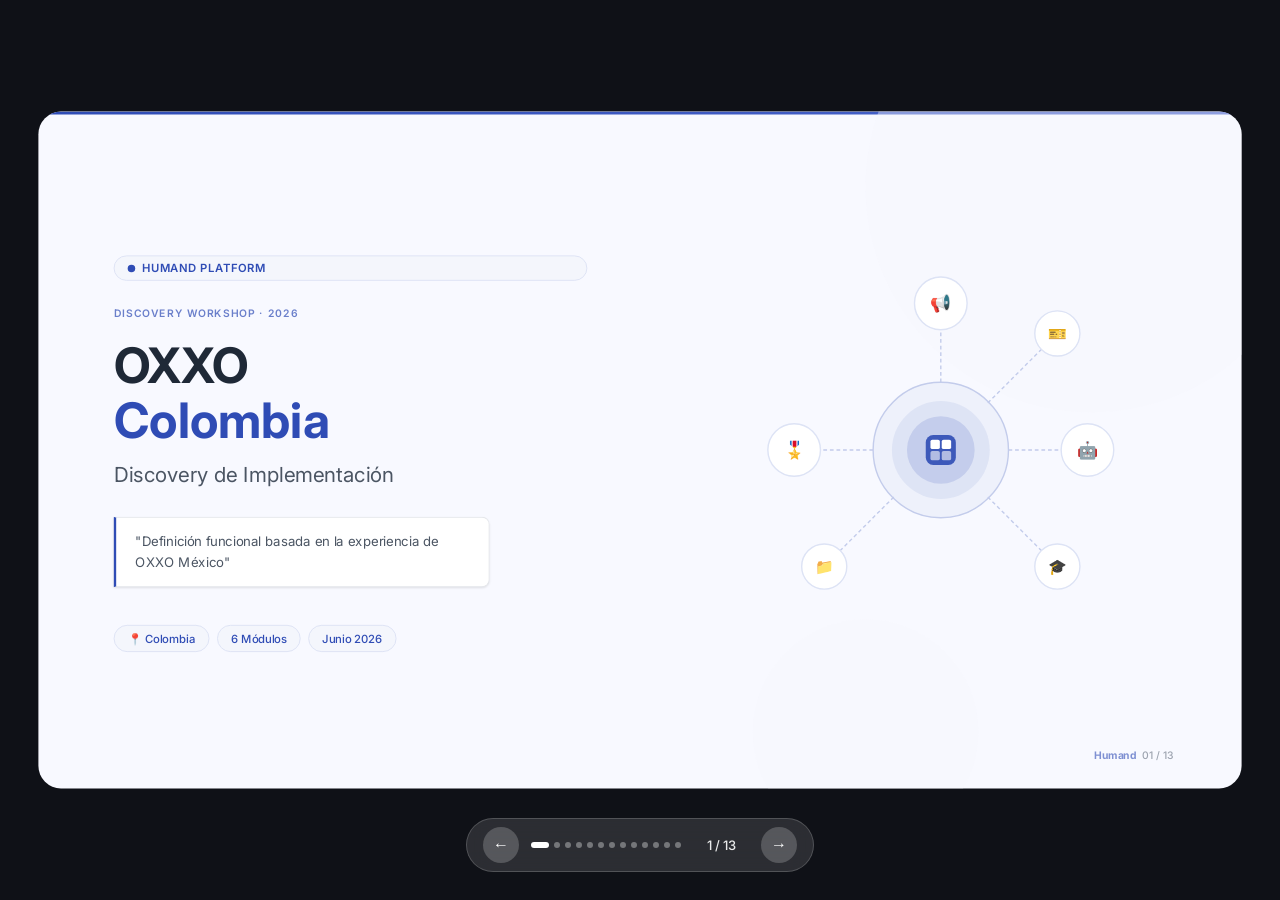
<file: oxxo-colombia-discovery-v2.html>
<!DOCTYPE html>
<html lang="es">
<head>
<meta charset="UTF-8">
<meta name="viewport" content="width=device-width, initial-scale=1.0">
<title>OXXO Colombia — Discovery de Implementación</title>
<link href="https://fonts.googleapis.com/css2?family=Inter:wght@300;400;500;600;700&display=swap" rel="stylesheet">
<style>
  *, *::before, *::after { box-sizing: border-box; margin: 0; padding: 0; }

  :root {
    --humand-blue: #2F4CB5;
    --humand-blue-dark: #1E3490;
    --humand-blue-mid: #4A65CC;
    --humand-blue-light: #EEF1FB;
    --humand-blue-pale: #F4F6FC;
    --white: #FFFFFF;
    --gray-50: #F9FAFB;
    --gray-100: #F3F4F6;
    --gray-200: #E5E7EB;
    --gray-400: #9CA3AF;
    --gray-600: #4B5563;
    --gray-800: #1F2937;
    --shadow-sm: 0 1px 3px rgba(0,0,0,0.06), 0 1px 2px rgba(0,0,0,0.04);
    --shadow-md: 0 4px 16px rgba(47,76,181,0.08), 0 1px 4px rgba(0,0,0,0.04);
    --shadow-lg: 0 8px 32px rgba(47,76,181,0.12), 0 2px 8px rgba(0,0,0,0.06);
    --radius-sm: 8px;
    --radius-md: 12px;
    --radius-lg: 16px;
    --radius-xl: 24px;
  }

  html, body {
    width: 100%; height: 100%;
    font-family: 'Inter', -apple-system, BlinkMacSystemFont, sans-serif;
    background: #0f1117;
    overflow: hidden;
  }

  .deck {
    width: 100%; height: 100%;
    position: relative;
    display: flex;
    align-items: center;
    justify-content: center;
  }

  .slide {
    position: absolute;
    width: 1280px;
    height: 720px;
    background: var(--white);
    border-radius: var(--radius-xl);
    overflow: hidden;
    opacity: 0;
    transform: translateY(24px) scale(0.98);
    pointer-events: none;
    transition: opacity 0.45s cubic-bezier(0.4,0,0.2,1), transform 0.45s cubic-bezier(0.4,0,0.2,1);
  }

  .slide.active {
    opacity: 1;
    transform: translateY(0) scale(1);
    pointer-events: all;
  }

  .slide.prev {
    opacity: 0;
    transform: translateY(-16px) scale(0.99);
  }

  /* Scale deck to fit viewport */
  .deck-scaler {
    width: 1280px;
    height: 720px;
    position: relative;
    transform-origin: center center;
  }

  /* Nav */
  .nav {
    position: fixed;
    bottom: 28px;
    left: 50%;
    transform: translateX(-50%);
    display: flex;
    align-items: center;
    gap: 12px;
    background: rgba(255,255,255,0.12);
    backdrop-filter: blur(12px);
    border: 1px solid rgba(255,255,255,0.18);
    border-radius: 40px;
    padding: 8px 16px;
    z-index: 1000;
  }

  .nav-btn {
    width: 36px; height: 36px;
    border-radius: 50%;
    border: none;
    background: rgba(255,255,255,0.2);
    color: white;
    cursor: pointer;
    display: flex; align-items: center; justify-content: center;
    font-size: 16px;
    transition: background 0.2s;
  }

  .nav-btn:hover { background: rgba(255,255,255,0.35); }

  .nav-counter {
    color: white;
    font-size: 13px;
    font-weight: 500;
    min-width: 56px;
    text-align: center;
    opacity: 0.9;
  }

  .nav-dots {
    display: flex; gap: 5px;
  }

  .nav-dot {
    width: 6px; height: 6px;
    border-radius: 50%;
    background: rgba(255,255,255,0.35);
    cursor: pointer;
    transition: all 0.2s;
  }

  .nav-dot.active {
    background: white;
    width: 18px;
    border-radius: 3px;
  }

  /* Shared layout helpers */
  .slide-inner {
    width: 100%; height: 100%;
    display: flex;
    flex-direction: column;
    padding: 56px 72px 48px;
    position: relative;
  }

  .slide-inner.padded-tight {
    padding: 44px 64px 40px;
  }

  /* Logo badge */
  .logo-badge {
    display: inline-flex;
    align-items: center;
    gap: 7px;
    background: var(--humand-blue-pale);
    border: 1px solid #DDE3F5;
    border-radius: 20px;
    padding: 5px 14px;
    font-size: 12px;
    font-weight: 600;
    color: var(--humand-blue);
    letter-spacing: 0.04em;
    text-transform: uppercase;
  }

  .logo-dot {
    width: 8px; height: 8px;
    background: var(--humand-blue);
    border-radius: 50%;
  }

  /* Label chip */
  .chip {
    display: inline-flex;
    align-items: center;
    background: var(--humand-blue-pale);
    color: var(--humand-blue);
    font-size: 11px;
    font-weight: 600;
    letter-spacing: 0.06em;
    text-transform: uppercase;
    padding: 4px 12px;
    border-radius: 20px;
    border: 1px solid #DDE3F5;
  }

  .chip.orange {
    background: #FFF4ED;
    color: #C2510C;
    border-color: #FAD5BB;
  }

  /* Section label */
  .section-label {
    font-size: 11px;
    font-weight: 600;
    letter-spacing: 0.1em;
    text-transform: uppercase;
    color: var(--humand-blue);
    opacity: 0.7;
    margin-bottom: 8px;
  }

  /* Card */
  .card {
    background: var(--white);
    border: 1px solid var(--gray-200);
    border-radius: var(--radius-lg);
    padding: 24px;
    box-shadow: var(--shadow-sm);
  }

  .card.blue {
    background: var(--humand-blue-pale);
    border-color: #DDE3F5;
  }

  .card.elevated {
    box-shadow: var(--shadow-md);
  }

  /* Image placeholder */
  .img-placeholder {
    background: var(--humand-blue-pale);
    border: 1.5px dashed #C3CCEB;
    border-radius: var(--radius-md);
    display: flex;
    flex-direction: column;
    align-items: center;
    justify-content: center;
    gap: 8px;
    color: var(--humand-blue);
    opacity: 0.7;
  }

  .img-placeholder .icon {
    width: 36px; height: 36px;
    opacity: 0.5;
  }

  .img-placeholder span {
    font-size: 11px;
    font-weight: 500;
    opacity: 0.7;
  }

  /* Blue accent line */
  .accent-line {
    width: 40px; height: 3px;
    background: var(--humand-blue);
    border-radius: 2px;
    margin-bottom: 16px;
  }

  /* Decorative circle bg */
  .deco-circle {
    position: absolute;
    border-radius: 50%;
    background: var(--humand-blue-pale);
    pointer-events: none;
  }

  /* Top bar accent */
  .top-accent {
    width: 100%;
    height: 3px;
    background: linear-gradient(90deg, var(--humand-blue) 0%, var(--humand-blue-mid) 100%);
    position: absolute;
    top: 0; left: 0;
    border-radius: var(--radius-xl) var(--radius-xl) 0 0;
  }

  /* ─────────────────────────────────────────────
     SLIDE 1 — Cover
  ───────────────────────────────────────────── */
  #s1 { background: #F8F9FF; }

  #s1 .inner {
    display: grid;
    grid-template-columns: 1fr 1fr;
    height: 100%;
  }

  #s1 .left {
    padding: 72px 56px 64px 80px;
    display: flex;
    flex-direction: column;
    justify-content: center;
    gap: 0;
  }

  #s1 .right {
    position: relative;
    display: flex;
    align-items: center;
    justify-content: center;
    overflow: hidden;
  }

  #s1 .eyebrow {
    font-size: 11px;
    font-weight: 600;
    letter-spacing: 0.1em;
    color: var(--humand-blue);
    opacity: 0.7;
    text-transform: uppercase;
    margin-bottom: 20px;
  }

  #s1 h1 {
    font-size: 52px;
    font-weight: 700;
    line-height: 1.1;
    color: var(--gray-800);
    margin-bottom: 8px;
  }

  #s1 h1 span { color: var(--humand-blue); }

  #s1 h2 {
    font-size: 22px;
    font-weight: 400;
    color: var(--gray-600);
    margin-bottom: 32px;
  }

  #s1 .subtitle-box {
    background: var(--white);
    border: 1px solid var(--gray-200);
    border-left: 3px solid var(--humand-blue);
    border-radius: 0 var(--radius-sm) var(--radius-sm) 0;
    padding: 14px 20px;
    font-size: 14px;
    color: var(--gray-600);
    line-height: 1.6;
    max-width: 400px;
    box-shadow: var(--shadow-sm);
  }

  #s1 .meta-pills {
    display: flex;
    gap: 8px;
    margin-top: 40px;
  }

  #s1 .meta-pill {
    background: var(--humand-blue-pale);
    border: 1px solid #DDE3F5;
    color: var(--humand-blue);
    font-size: 12px;
    font-weight: 500;
    padding: 6px 14px;
    border-radius: 20px;
  }

  /* ─────────────────────────────────────────────
     SLIDE 2 — Objetivo
  ───────────────────────────────────────────── */
  #s2 .big-card {
    flex: 1;
    display: flex;
    flex-direction: column;
    align-items: center;
    justify-content: center;
    gap: 40px;
  }

  #s2 .objective-card {
    max-width: 760px;
    background: var(--white);
    border: 1px solid var(--gray-200);
    border-radius: var(--radius-xl);
    padding: 48px 52px;
    box-shadow: var(--shadow-lg);
    text-align: center;
    position: relative;
  }

  #s2 .objective-card::before {
    content: '';
    position: absolute;
    top: 0; left: 50%;
    transform: translateX(-50%);
    width: 60px; height: 3px;
    background: var(--humand-blue);
    border-radius: 0 0 3px 3px;
  }

  #s2 .objective-card .icon-wrap {
    width: 64px; height: 64px;
    background: var(--humand-blue-pale);
    border-radius: var(--radius-md);
    display: flex; align-items: center; justify-content: center;
    margin: 0 auto 28px;
    font-size: 28px;
    color: var(--humand-blue);
  }

  #s2 .objective-card p {
    font-size: 19px;
    line-height: 1.7;
    color: var(--gray-600);
    font-weight: 400;
  }

  #s2 .objective-card p strong {
    color: var(--gray-800);
    font-weight: 600;
  }

  #s2 .stats-row {
    display: flex;
    gap: 16px;
    width: 100%;
    max-width: 760px;
  }

  #s2 .stat-card {
    flex: 1;
    background: var(--humand-blue-pale);
    border: 1px solid #DDE3F5;
    border-radius: var(--radius-lg);
    padding: 20px 24px;
    text-align: center;
  }

  #s2 .stat-card .num {
    font-size: 28px;
    font-weight: 700;
    color: var(--humand-blue);
    line-height: 1;
    margin-bottom: 4px;
  }

  #s2 .stat-card .label {
    font-size: 12px;
    color: var(--humand-blue);
    opacity: 0.7;
    font-weight: 500;
  }

  /* ─────────────────────────────────────────────
     SLIDE 3 — Agenda timeline
  ───────────────────────────────────────────── */
  #s3 .timeline {
    display: flex;
    align-items: stretch;
    gap: 0;
    flex: 1;
    margin-top: 40px;
  }

  #s3 .tl-item {
    flex: 1;
    display: flex;
    flex-direction: column;
    align-items: center;
    position: relative;
  }

  #s3 .tl-item:not(:last-child)::after {
    content: '';
    position: absolute;
    top: 28px;
    left: 50%;
    right: -50%;
    height: 2px;
    background: var(--gray-200);
    z-index: 0;
  }

  #s3 .tl-dot {
    width: 56px; height: 56px;
    background: var(--white);
    border: 2px solid var(--gray-200);
    border-radius: 50%;
    display: flex; align-items: center; justify-content: center;
    font-size: 16px;
    font-weight: 700;
    color: var(--gray-400);
    position: relative;
    z-index: 1;
    transition: all 0.3s;
  }

  #s3 .tl-item.active .tl-dot {
    background: var(--humand-blue);
    border-color: var(--humand-blue);
    color: white;
    box-shadow: 0 0 0 6px rgba(47,76,181,0.12);
  }

  #s3 .tl-body {
    margin-top: 20px;
    text-align: center;
    padding: 0 8px;
  }

  #s3 .tl-title {
    font-size: 14px;
    font-weight: 600;
    color: var(--gray-800);
    margin-bottom: 6px;
  }

  #s3 .tl-desc {
    font-size: 12px;
    color: var(--gray-400);
    line-height: 1.5;
  }

  #s3 .tl-card {
    margin-top: 20px;
    background: var(--humand-blue-pale);
    border: 1px solid #DDE3F5;
    border-radius: var(--radius-md);
    padding: 12px;
    width: 100%;
    text-align: left;
  }

  #s3 .tl-card-label {
    font-size: 10px;
    font-weight: 600;
    text-transform: uppercase;
    letter-spacing: 0.06em;
    color: var(--humand-blue);
    opacity: 0.6;
    margin-bottom: 4px;
  }

  #s3 .tl-card-text {
    font-size: 12px;
    color: var(--humand-blue);
    font-weight: 500;
    line-height: 1.4;
  }

  /* ─────────────────────────────────────────────
     SLIDE 4 — Módulos
  ───────────────────────────────────────────── */
  #s4 .modules-grid {
    display: grid;
    grid-template-columns: repeat(3, 1fr);
    grid-template-rows: repeat(2, 1fr);
    gap: 16px;
    flex: 1;
    margin-top: 36px;
  }

  .module-card {
    background: var(--white);
    border: 1px solid var(--gray-200);
    border-radius: var(--radius-lg);
    padding: 28px 24px;
    display: flex;
    flex-direction: column;
    gap: 14px;
    box-shadow: var(--shadow-sm);
    transition: box-shadow 0.25s, transform 0.25s, border-color 0.25s;
    cursor: default;
  }

  .module-card:hover {
    box-shadow: var(--shadow-md);
    transform: translateY(-2px);
    border-color: #C3CCEB;
  }

  .module-icon {
    width: 44px; height: 44px;
    background: var(--humand-blue-pale);
    border-radius: var(--radius-sm);
    display: flex; align-items: center; justify-content: center;
    font-size: 20px;
    color: var(--humand-blue);
    flex-shrink: 0;
  }

  .module-name {
    font-size: 16px;
    font-weight: 600;
    color: var(--gray-800);
  }

  .module-desc {
    font-size: 12px;
    color: var(--gray-400);
    line-height: 1.5;
  }

  .module-tag {
    margin-top: auto;
    font-size: 10px;
    font-weight: 600;
    letter-spacing: 0.06em;
    text-transform: uppercase;
    color: var(--humand-blue);
    opacity: 0.6;
  }

  /* ─────────────────────────────────────────────
     SLIDE 5 — Mexico screenshots
  ───────────────────────────────────────────── */
  #s5 .grid-6 {
    display: grid;
    grid-template-columns: repeat(3, 1fr);
    grid-template-rows: repeat(2, 1fr);
    gap: 14px;
    flex: 1;
    margin-top: 24px;
  }

  #s5 .ph-item {
    background: var(--humand-blue-pale);
    border: 1.5px dashed #C3CCEB;
    border-radius: var(--radius-md);
    display: flex;
    flex-direction: column;
    align-items: center;
    justify-content: center;
    gap: 8px;
    color: var(--humand-blue);
    position: relative;
  }

  #s5 .ph-item .ph-label {
    position: absolute;
    bottom: 10px;
    left: 50%;
    transform: translateX(-50%);
    background: var(--white);
    border: 1px solid #DDE3F5;
    border-radius: 20px;
    padding: 3px 12px;
    font-size: 11px;
    font-weight: 600;
    color: var(--humand-blue);
    white-space: nowrap;
  }

  #s5 .ph-icon {
    font-size: 28px;
    opacity: 0.4;
  }

  #s5 .bottom-note {
    margin-top: 16px;
    display: flex;
    align-items: center;
    gap: 8px;
    background: #FFF4ED;
    border: 1px solid #FAD5BB;
    border-radius: var(--radius-sm);
    padding: 10px 16px;
    font-size: 12px;
    color: #C2510C;
    font-weight: 500;
  }

  /* ─────────────────────────────────────────────
     SLIDE 6–11 — Module discovery (2-col)
  ───────────────────────────────────────────── */
  .module-layout {
    display: grid;
    grid-template-columns: 1fr 1fr;
    gap: 28px;
    flex: 1;
    margin-top: 28px;
    align-items: start;
  }

  .module-layout.full-width {
    grid-template-columns: 1.1fr 0.9fr;
  }

  .col-left, .col-right { display: flex; flex-direction: column; gap: 14px; }

  .screenshot-ph {
    background: var(--humand-blue-pale);
    border: 1.5px dashed #C3CCEB;
    border-radius: var(--radius-lg);
    display: flex;
    flex-direction: column;
    align-items: center;
    justify-content: center;
    gap: 10px;
    color: var(--humand-blue);
    font-size: 13px;
    font-weight: 500;
    opacity: 0.75;
  }

  .screenshot-ph svg { opacity: 0.45; }

  .questions-box {
    background: var(--white);
    border: 1px solid var(--gray-200);
    border-radius: var(--radius-lg);
    padding: 22px 24px;
    box-shadow: var(--shadow-sm);
  }

  .questions-box .qb-title {
    font-size: 13px;
    font-weight: 700;
    color: var(--gray-800);
    letter-spacing: 0.01em;
    margin-bottom: 14px;
    display: flex;
    align-items: center;
    gap: 8px;
  }

  .qb-title .dot {
    width: 6px; height: 6px;
    background: var(--humand-blue);
    border-radius: 50%;
    flex-shrink: 0;
  }

  .q-item {
    display: flex;
    align-items: flex-start;
    gap: 10px;
    padding: 10px 14px;
    background: var(--humand-blue-pale);
    border-radius: var(--radius-sm);
    margin-bottom: 8px;
    font-size: 13px;
    color: var(--gray-800);
    line-height: 1.45;
    border: 1px solid #E4E9F6;
  }

  .q-item:last-child { margin-bottom: 0; }

  .q-num {
    min-width: 20px; height: 20px;
    background: var(--humand-blue);
    border-radius: 50%;
    display: flex; align-items: center; justify-content: center;
    font-size: 10px;
    font-weight: 700;
    color: white;
    margin-top: 1px;
    flex-shrink: 0;
  }

  /* ─────────────────────────────────────────────
     SLIDE 9 — Service Management
  ───────────────────────────────────────────── */
  .catalog-grid {
    display: grid;
    grid-template-columns: repeat(3, 1fr);
    gap: 10px;
    margin-bottom: 4px;
  }

  .cat-card {
    background: var(--white);
    border: 1px solid var(--gray-200);
    border-radius: var(--radius-md);
    padding: 16px 14px;
    display: flex;
    flex-direction: column;
    align-items: center;
    gap: 8px;
    text-align: center;
    transition: all 0.2s;
    cursor: default;
  }

  .cat-card:hover {
    border-color: #C3CCEB;
    background: var(--humand-blue-pale);
  }

  .cat-icon {
    width: 36px; height: 36px;
    background: var(--humand-blue-pale);
    border-radius: 8px;
    display: flex; align-items: center; justify-content: center;
    font-size: 18px;
    color: var(--humand-blue);
  }

  .cat-name {
    font-size: 12px;
    font-weight: 600;
    color: var(--gray-800);
  }

  /* ─────────────────────────────────────────────
     SLIDE 10 — Onboarding flow
  ───────────────────────────────────────────── */
  .flow-horizontal {
    display: flex;
    align-items: center;
    gap: 0;
    width: 100%;
  }

  .flow-step {
    flex: 1;
    display: flex;
    flex-direction: column;
    align-items: center;
    gap: 8px;
  }

  .flow-dot {
    width: 44px; height: 44px;
    background: var(--humand-blue);
    border-radius: 50%;
    display: flex; align-items: center; justify-content: center;
    font-size: 16px;
    color: white;
    font-weight: 700;
    position: relative;
    z-index: 1;
    flex-shrink: 0;
  }

  .flow-connector {
    flex: 0 0 24px;
    height: 2px;
    background: var(--gray-200);
    margin-bottom: 26px;
  }

  .flow-label {
    font-size: 12px;
    font-weight: 600;
    color: var(--gray-800);
    text-align: center;
  }

  /* ─────────────────────────────────────────────
     SLIDE 11 — Documentos
  ───────────────────────────────────────────── */
  .folder-viz {
    background: var(--humand-blue-pale);
    border: 1px solid #DDE3F5;
    border-radius: var(--radius-xl);
    padding: 24px;
    flex: 1;
  }

  .folder-header {
    display: flex;
    align-items: center;
    gap: 10px;
    margin-bottom: 16px;
  }

  .folder-title {
    font-size: 14px;
    font-weight: 700;
    color: var(--humand-blue-dark);
  }

  .doc-list {
    display: flex;
    flex-direction: column;
    gap: 8px;
  }

  .doc-row {
    background: var(--white);
    border: 1px solid var(--gray-200);
    border-radius: var(--radius-sm);
    padding: 10px 14px;
    display: flex;
    align-items: center;
    gap: 10px;
    font-size: 12px;
    color: var(--gray-800);
  }

  .doc-icon {
    font-size: 16px;
    color: var(--humand-blue);
    opacity: 0.7;
  }

  .doc-badge {
    margin-left: auto;
    font-size: 10px;
    font-weight: 600;
    padding: 2px 8px;
    border-radius: 10px;
  }

  .doc-badge.req {
    background: #ECFDF5;
    color: #059669;
    border: 1px solid #A7F3D0;
  }

  .doc-badge.opt {
    background: var(--humand-blue-pale);
    color: var(--humand-blue);
    border: 1px solid #DDE3F5;
  }

  /* ─────────────────────────────────────────────
     SLIDE 12 — Resumen tabla
  ───────────────────────────────────────────── */
  .summary-table {
    width: 100%;
    border-collapse: separate;
    border-spacing: 0;
    margin-top: 28px;
    font-size: 13px;
  }

  .summary-table thead tr th {
    background: var(--humand-blue);
    color: white;
    font-size: 11px;
    font-weight: 600;
    letter-spacing: 0.05em;
    text-transform: uppercase;
    padding: 12px 20px;
    text-align: left;
  }

  .summary-table thead tr th:first-child { border-radius: var(--radius-sm) 0 0 0; }
  .summary-table thead tr th:last-child { border-radius: 0 var(--radius-sm) 0 0; }

  .summary-table tbody tr {
    transition: background 0.15s;
  }

  .summary-table tbody tr:hover td { background: var(--humand-blue-pale); }

  .summary-table tbody tr td {
    padding: 14px 20px;
    border-bottom: 1px solid var(--gray-100);
    color: var(--gray-800);
    background: var(--white);
  }

  .summary-table tbody tr:last-child td { border-bottom: none; }

  .summary-table tbody tr:last-child td:first-child { border-radius: 0 0 0 var(--radius-sm); }
  .summary-table tbody tr:last-child td:last-child { border-radius: 0 0 var(--radius-sm) 0; }

  .table-wrap {
    border: 1px solid var(--gray-200);
    border-radius: var(--radius-lg);
    overflow: hidden;
    box-shadow: var(--shadow-sm);
  }

  .priority-badge {
    display: inline-flex;
    align-items: center;
    gap: 4px;
    font-size: 11px;
    font-weight: 600;
    padding: 3px 10px;
    border-radius: 12px;
  }

  .priority-badge.high {
    background: #ECFDF5;
    color: #059669;
    border: 1px solid #A7F3D0;
  }

  .priority-badge.med {
    background: #FFF4ED;
    color: #C2510C;
    border: 1px solid #FAD5BB;
  }

  .cell-placeholder {
    width: 120px; height: 16px;
    background: var(--gray-100);
    border-radius: 4px;
    display: inline-block;
    border: 1px dashed var(--gray-200);
    vertical-align: middle;
  }

  /* ─────────────────────────────────────────────
     SLIDE 13 — Roadmap
  ───────────────────────────────────────────── */
  #s13 .roadmap-row {
    display: flex;
    align-items: stretch;
    gap: 0;
    flex: 1;
    margin-top: 40px;
  }

  .rm-step {
    flex: 1;
    display: flex;
    flex-direction: column;
    gap: 0;
    position: relative;
  }

  .rm-step:not(:last-child)::after {
    content: '';
    position: absolute;
    top: 28px;
    left: 50%;
    right: -50%;
    height: 2px;
    z-index: 0;
  }

  .rm-step:nth-child(1)::after { background: linear-gradient(90deg, var(--humand-blue), #5B78D1); }
  .rm-step:nth-child(2)::after { background: linear-gradient(90deg, #5B78D1, #7A93DE); }
  .rm-step:nth-child(3)::after { background: linear-gradient(90deg, #7A93DE, #9AAEE8); }
  .rm-step:nth-child(4)::after { background: linear-gradient(90deg, #9AAEE8, #BAC8F0); }

  .rm-header {
    display: flex;
    flex-direction: column;
    align-items: center;
    margin-bottom: 20px;
    position: relative;
    z-index: 1;
  }

  .rm-number {
    width: 56px; height: 56px;
    border-radius: 50%;
    display: flex; align-items: center; justify-content: center;
    font-size: 15px;
    font-weight: 700;
    color: white;
    margin-bottom: 12px;
  }

  .rm-name {
    font-size: 14px;
    font-weight: 700;
    color: var(--gray-800);
    text-align: center;
  }

  .rm-period {
    font-size: 11px;
    color: var(--gray-400);
    font-weight: 500;
    text-align: center;
    margin-top: 2px;
  }

  .rm-card {
    margin: 0 12px;
    border-radius: var(--radius-md);
    padding: 16px 14px;
    flex: 1;
  }

  .rm-task {
    font-size: 11px;
    color: var(--gray-600);
    padding: 5px 0;
    border-bottom: 1px solid rgba(0,0,0,0.05);
    display: flex;
    align-items: center;
    gap: 6px;
  }

  .rm-task:last-child { border-bottom: none; }

  .rm-task::before {
    content: '';
    width: 4px; height: 4px;
    border-radius: 50%;
    background: var(--humand-blue);
    opacity: 0.5;
    flex-shrink: 0;
  }

  /* Slide header area */
  .slide-header {
    margin-bottom: 8px;
  }

  .slide-header h2 {
    font-size: 36px;
    font-weight: 700;
    color: var(--gray-800);
    line-height: 1.15;
  }

  .slide-header p {
    font-size: 15px;
    color: var(--gray-400);
    margin-top: 6px;
  }

  /* Page number */
  .page-num {
    position: absolute;
    bottom: 28px;
    right: 72px;
    font-size: 11px;
    color: var(--gray-400);
    font-weight: 500;
    display: flex;
    align-items: center;
    gap: 6px;
  }

  .page-num .humand-brand {
    font-weight: 700;
    color: var(--humand-blue);
    opacity: 0.6;
  }
</style>
</head>
<body>

<div class="deck">
  <div class="deck-scaler" id="deckScaler">

    <!-- ═══════════════════════════════════
         SLIDE 1 — COVER
    ═══════════════════════════════════ -->
    <div class="slide active" id="s1">
      <div class="top-accent"></div>

      <!-- Decorative circles -->
      <div class="deco-circle" style="width:480px;height:480px;top:-160px;right:-80px;opacity:0.4;"></div>
      <div class="deco-circle" style="width:240px;height:240px;bottom:-60px;right:280px;opacity:0.3;"></div>

      <div class="inner">
        <div class="left">
          <div class="logo-badge" style="margin-bottom:28px;">
            <div class="logo-dot"></div>
            Humand Platform
          </div>

          <p class="eyebrow">Discovery Workshop · 2026</p>

          <h1>
            OXXO<br>
            <span>Colombia</span>
          </h1>

          <h2 style="margin-top:8px;">Discovery de Implementación</h2>

          <div class="subtitle-box">
            "Definición funcional basada en la experiencia de OXXO México"
          </div>

          <div class="meta-pills">
            <div class="meta-pill">📍 Colombia</div>
            <div class="meta-pill">6 Módulos</div>
            <div class="meta-pill">Junio 2026</div>
          </div>
        </div>

        <div class="right">
          <!-- Illustration: Collaboration visual -->
          <svg width="440" height="440" viewBox="0 0 440 440" fill="none" xmlns="http://www.w3.org/2000/svg">
            <!-- Central hub -->
            <circle cx="220" cy="220" r="72" fill="#EEF1FB" stroke="#C3CCEB" stroke-width="1.5"/>
            <circle cx="220" cy="220" r="52" fill="#2F4CB5" opacity="0.08"/>
            <circle cx="220" cy="220" r="36" fill="#2F4CB5" opacity="0.15"/>
            <!-- Hub icon -->
            <rect x="204" y="204" width="32" height="32" rx="8" fill="#2F4CB5" opacity="0.9"/>
            <rect x="209" y="209" width="10" height="10" rx="2" fill="white"/>
            <rect x="221" y="209" width="10" height="10" rx="2" fill="white"/>
            <rect x="209" y="221" width="10" height="10" rx="2" fill="white" opacity="0.6"/>
            <rect x="221" y="221" width="10" height="10" rx="2" fill="white" opacity="0.6"/>

            <!-- Connector lines -->
            <line x1="220" y1="148" x2="220" y2="80" stroke="#C3CCEB" stroke-width="1.5" stroke-dasharray="4 3"/>
            <line x1="292" y1="220" x2="360" y2="220" stroke="#C3CCEB" stroke-width="1.5" stroke-dasharray="4 3"/>
            <line x1="148" y1="220" x2="80" y2="220" stroke="#C3CCEB" stroke-width="1.5" stroke-dasharray="4 3"/>
            <line x1="270" y1="270" x2="330" y2="330" stroke="#C3CCEB" stroke-width="1.5" stroke-dasharray="4 3"/>
            <line x1="170" y1="270" x2="110" y2="330" stroke="#C3CCEB" stroke-width="1.5" stroke-dasharray="4 3"/>
            <line x1="270" y1="170" x2="330" y2="110" stroke="#C3CCEB" stroke-width="1.5" stroke-dasharray="4 3"/>

            <!-- Satellite nodes -->
            <!-- Top -->
            <circle cx="220" cy="64" r="28" fill="white" stroke="#DDE3F5" stroke-width="1.5"/>
            <text x="220" y="70" text-anchor="middle" font-family="Inter" font-size="18" fill="#2F4CB5">📢</text>

            <!-- Right -->
            <circle cx="376" cy="220" r="28" fill="white" stroke="#DDE3F5" stroke-width="1.5"/>
            <text x="376" y="226" text-anchor="middle" font-family="Inter" font-size="18" fill="#2F4CB5">🤖</text>

            <!-- Left -->
            <circle cx="64" cy="220" r="28" fill="white" stroke="#DDE3F5" stroke-width="1.5"/>
            <text x="64" y="226" text-anchor="middle" font-family="Inter" font-size="18" fill="#2F4CB5">🎖️</text>

            <!-- Bottom right -->
            <circle cx="344" cy="344" r="24" fill="white" stroke="#DDE3F5" stroke-width="1.5"/>
            <text x="344" y="350" text-anchor="middle" font-family="Inter" font-size="16" fill="#2F4CB5">🎓</text>

            <!-- Bottom left -->
            <circle cx="96" cy="344" r="24" fill="white" stroke="#DDE3F5" stroke-width="1.5"/>
            <text x="96" y="350" text-anchor="middle" font-family="Inter" font-size="16" fill="#2F4CB5">📁</text>

            <!-- Top right -->
            <circle cx="344" cy="96" r="24" fill="white" stroke="#DDE3F5" stroke-width="1.5"/>
            <text x="344" y="102" text-anchor="middle" font-family="Inter" font-size="16" fill="#2F4CB5">🎫</text>
          </svg>
        </div>
      </div>

      <div class="page-num">
        <span class="humand-brand">Humand</span>
        <span>01 / 13</span>
      </div>
    </div>


    <!-- ═══════════════════════════════════
         SLIDE 2 — OBJETIVO
    ═══════════════════════════════════ -->
    <div class="slide" id="s2">
      <div class="top-accent"></div>
      <div class="slide-inner">
        <div class="slide-header">
          <div class="chip" style="margin-bottom:12px;">Objetivo</div>
          <h2>¿Para qué estamos aquí?</h2>
        </div>

        <div class="big-card">
          <div class="objective-card">
            <div class="icon-wrap">🎯</div>
            <p>
              Revisaremos cómo está configurado actualmente <strong>OXXO México</strong> para definir, junto al equipo de Colombia, qué procesos desean <strong>implementar, priorizar y adaptar</strong> a su operación.
            </p>
          </div>

          <div class="stats-row">
            <div class="stat-card">
              <div class="num">6</div>
              <div class="label">Módulos contratados</div>
            </div>
            <div class="stat-card">
              <div class="num">1</div>
              <div class="label">Referencia México</div>
            </div>
            <div class="stat-card">
              <div class="num">1 día</div>
              <div class="label">Workshop discovery</div>
            </div>
            <div class="stat-card">
              <div class="num">100%</div>
              <div class="label">Decisiones en manos del equipo</div>
            </div>
          </div>
        </div>
      </div>

      <div class="page-num"><span class="humand-brand">Humand</span><span>02 / 13</span></div>
    </div>


    <!-- ═══════════════════════════════════
         SLIDE 3 — AGENDA
    ═══════════════════════════════════ -->
    <div class="slide" id="s3">
      <div class="top-accent"></div>
      <div class="slide-inner padded-tight">
        <div class="slide-header">
          <div class="chip" style="margin-bottom:12px;">Agenda</div>
          <h2>Estructura del Workshop</h2>
          <p>5 bloques para definir la implementación</p>
        </div>

        <div class="timeline">
          <div class="tl-item active">
            <div class="tl-dot">01</div>
            <div class="tl-body">
              <div class="tl-title">Objetivo</div>
              <div class="tl-desc">Contexto y<br>propósito del day</div>
              <div class="tl-card">
                <div class="tl-card-label">Duración</div>
                <div class="tl-card-text">15 min</div>
              </div>
            </div>
          </div>
          <div class="tl-item">
            <div class="tl-dot">02</div>
            <div class="tl-body">
              <div class="tl-title">Estado actual México</div>
              <div class="tl-desc">Revisión de la<br>configuración base</div>
              <div class="tl-card">
                <div class="tl-card-label">Duración</div>
                <div class="tl-card-text">30 min</div>
              </div>
            </div>
          </div>
          <div class="tl-item">
            <div class="tl-dot">03</div>
            <div class="tl-body">
              <div class="tl-title">Discovery por módulo</div>
              <div class="tl-desc">Análisis de cada<br>módulo contratado</div>
              <div class="tl-card">
                <div class="tl-card-label">Duración</div>
                <div class="tl-card-text">2–3 horas</div>
              </div>
            </div>
          </div>
          <div class="tl-item">
            <div class="tl-dot">04</div>
            <div class="tl-body">
              <div class="tl-title">Priorización</div>
              <div class="tl-desc">Definición de<br>alcance y fases</div>
              <div class="tl-card">
                <div class="tl-card-label">Duración</div>
                <div class="tl-card-text">45 min</div>
              </div>
            </div>
          </div>
          <div class="tl-item">
            <div class="tl-dot">05</div>
            <div class="tl-body">
              <div class="tl-title">Próximos pasos</div>
              <div class="tl-desc">Plan de acción<br>y responsables</div>
              <div class="tl-card">
                <div class="tl-card-label">Duración</div>
                <div class="tl-card-text">30 min</div>
              </div>
            </div>
          </div>
        </div>
      </div>

      <div class="page-num"><span class="humand-brand">Humand</span><span>03 / 13</span></div>
    </div>


    <!-- ═══════════════════════════════════
         SLIDE 4 — MÓDULOS CONTRATADOS
    ═══════════════════════════════════ -->
    <div class="slide" id="s4">
      <div class="top-accent"></div>
      <div class="slide-inner padded-tight">
        <div class="slide-header">
          <div class="chip" style="margin-bottom:12px;">Alcance</div>
          <h2>Módulos contratados</h2>
          <p>6 módulos definidos para la implementación de Colombia</p>
        </div>

        <div class="modules-grid">
          <div class="module-card">
            <div class="module-icon">📢</div>
            <div>
              <div class="module-name">Comunicación</div>
              <div class="module-desc">Noticias, campañas y<br>segmentación de mensajes</div>
            </div>
            <div class="module-tag">Module 01</div>
          </div>
          <div class="module-card">
            <div class="module-icon">🎫</div>
            <div>
              <div class="module-name">Gestión de Servicios</div>
              <div class="module-desc">Tickets, catálogo y<br>SLA por área</div>
            </div>
            <div class="module-tag">Module 02</div>
          </div>
          <div class="module-card">
            <div class="module-icon">🎓</div>
            <div>
              <div class="module-name">Onboarding 2.0</div>
              <div class="module-desc">Flujo de ingreso,<br>tareas y capacitaciones</div>
            </div>
            <div class="module-tag">Module 03</div>
          </div>
          <div class="module-card">
            <div class="module-icon">🤖</div>
            <div>
              <div class="module-name">Chatbot AI</div>
              <div class="module-desc">Asistente inteligente<br>y automatización</div>
            </div>
            <div class="module-tag">Module 04</div>
          </div>
          <div class="module-card">
            <div class="module-icon">🎖️</div>
            <div>
              <div class="module-name">Reconocimientos</div>
              <div class="module-desc">Cultura de reconocimiento<br>entre colaboradores</div>
            </div>
            <div class="module-tag">Module 05</div>
          </div>
          <div class="module-card">
            <div class="module-icon">📁</div>
            <div>
              <div class="module-name">Documentos Personales</div>
              <div class="module-desc">Legajos digitales<br>y documentos obligatorios</div>
            </div>
            <div class="module-tag">Module 06</div>
          </div>
        </div>
      </div>

      <div class="page-num"><span class="humand-brand">Humand</span><span>04 / 13</span></div>
    </div>


    <!-- ═══════════════════════════════════
         SLIDE 5 — ESTADO ACTUAL MÉXICO
    ═══════════════════════════════════ -->
    <div class="slide" id="s5">
      <div class="top-accent"></div>
      <div class="slide-inner padded-tight">
        <div class="slide-header">
          <div class="chip orange" style="margin-bottom:12px;">Referencia</div>
          <h2>¿Cómo funciona OXXO México?</h2>
          <p>Capturas de pantalla de la implementación actual como punto de partida</p>
        </div>

        <div class="grid-6">
          <div class="ph-item">
            <svg width="32" height="32" viewBox="0 0 32 32" fill="none"><rect x="4" y="6" width="24" height="20" rx="3" stroke="#2F4CB5" stroke-width="1.5"/><line x1="8" y1="11" x2="24" y2="11" stroke="#2F4CB5" stroke-width="1.5" stroke-linecap="round"/><line x1="8" y1="15" x2="20" y2="15" stroke="#2F4CB5" stroke-width="1.5" stroke-linecap="round"/><line x1="8" y1="19" x2="16" y2="19" stroke="#2F4CB5" stroke-width="1.5" stroke-linecap="round"/></svg>
            <div class="ph-label">📢 Comunicación</div>
          </div>
          <div class="ph-item">
            <svg width="32" height="32" viewBox="0 0 32 32" fill="none"><circle cx="16" cy="14" r="7" stroke="#2F4CB5" stroke-width="1.5"/><path d="M12 22c0-2.21 1.79-4 4-4s4 1.79 4 4" stroke="#2F4CB5" stroke-width="1.5" stroke-linecap="round"/><path d="M22 10l2-2M22 18l2 2" stroke="#2F4CB5" stroke-width="1.5" stroke-linecap="round"/></svg>
            <div class="ph-label">🎖️ Reconocimientos</div>
          </div>
          <div class="ph-item">
            <svg width="32" height="32" viewBox="0 0 32 32" fill="none"><rect x="5" y="5" width="22" height="22" rx="3" stroke="#2F4CB5" stroke-width="1.5"/><line x1="5" y1="12" x2="27" y2="12" stroke="#2F4CB5" stroke-width="1.5"/><line x1="12" y1="5" x2="12" y2="27" stroke="#2F4CB5" stroke-width="1.5"/></svg>
            <div class="ph-label">🎫 Service Management</div>
          </div>
          <div class="ph-item">
            <svg width="32" height="32" viewBox="0 0 32 32" fill="none"><path d="M16 6L28 12V20C28 24 22 28 16 28C10 28 4 24 4 20V12L16 6Z" stroke="#2F4CB5" stroke-width="1.5"/><path d="M11 16L15 20L21 13" stroke="#2F4CB5" stroke-width="1.5" stroke-linecap="round" stroke-linejoin="round"/></svg>
            <div class="ph-label">🎓 Onboarding</div>
          </div>
          <div class="ph-item">
            <svg width="32" height="32" viewBox="0 0 32 32" fill="none"><path d="M8 6H20L26 12V26H8V6Z" stroke="#2F4CB5" stroke-width="1.5" stroke-linejoin="round"/><path d="M20 6V12H26" stroke="#2F4CB5" stroke-width="1.5"/><line x1="12" y1="17" x2="22" y2="17" stroke="#2F4CB5" stroke-width="1.5" stroke-linecap="round"/><line x1="12" y1="21" x2="18" y2="21" stroke="#2F4CB5" stroke-width="1.5" stroke-linecap="round"/></svg>
            <div class="ph-label">📁 Documentos</div>
          </div>
          <div class="ph-item">
            <svg width="32" height="32" viewBox="0 0 32 32" fill="none"><circle cx="16" cy="16" r="10" stroke="#2F4CB5" stroke-width="1.5"/><circle cx="16" cy="16" r="4" fill="#2F4CB5" opacity="0.3"/><path d="M16 6V9M16 23V26M6 16H9M23 16H26" stroke="#2F4CB5" stroke-width="1.5" stroke-linecap="round"/></svg>
            <div class="ph-label">🤖 Chatbot AI</div>
          </div>
        </div>

        <div class="bottom-note">
          <span>💡</span>
          <span>Tomaremos la implementación actual de México como punto de partida para el discovery.</span>
        </div>
      </div>

      <div class="page-num"><span class="humand-brand">Humand</span><span>05 / 13</span></div>
    </div>


    <!-- ═══════════════════════════════════
         SLIDE 6 — COMUNICACIÓN
    ═══════════════════════════════════ -->
    <div class="slide" id="s6">
      <div class="top-accent"></div>
      <div class="slide-inner padded-tight">
        <div class="slide-header">
          <div class="chip" style="margin-bottom:12px;">Módulo 01</div>
          <h2>📢 Comunicación</h2>
        </div>

        <div class="module-layout">
          <div class="col-left">
            <div class="screenshot-ph" style="height:340px;">
              <svg width="48" height="48" viewBox="0 0 48 48" fill="none"><rect x="6" y="9" width="36" height="30" rx="4" stroke="#2F4CB5" stroke-width="2"/><line x1="12" y1="16" x2="36" y2="16" stroke="#2F4CB5" stroke-width="2" stroke-linecap="round"/><line x1="12" y1="22" x2="30" y2="22" stroke="#2F4CB5" stroke-width="2" stroke-linecap="round"/><line x1="12" y1="28" x2="24" y2="28" stroke="#2F4CB5" stroke-width="2" stroke-linecap="round"/><circle cx="38" cy="11" r="6" fill="#2F4CB5"/><line x1="38" y1="8" x2="38" y2="14" stroke="white" stroke-width="1.5" stroke-linecap="round"/><line x1="35" y1="11" x2="41" y2="11" stroke="white" stroke-width="1.5" stroke-linecap="round"/></svg>
              <span>Screenshot OXXO México</span>
            </div>
          </div>

          <div class="col-right">
            <div class="questions-box">
              <div class="qb-title"><div class="dot"></div>Preguntas Discovery</div>
              <div class="q-item"><div class="q-num">1</div>¿Qué tipo de comunicación desean publicar?</div>
              <div class="q-item"><div class="q-num">2</div>¿Quién administrará las noticias?</div>
              <div class="q-item"><div class="q-num">3</div>¿Cómo segmentarán la comunicación?</div>
              <div class="q-item"><div class="q-num">4</div>¿Qué grupos de colaboradores necesitan?</div>
              <div class="q-item"><div class="q-num">5</div>¿Qué contenidos son prioritarios para el lanzamiento?</div>
            </div>

            <div style="background:var(--humand-blue-pale);border:1px solid #DDE3F5;border-radius:var(--radius-md);padding:14px 16px;">
              <div style="font-size:11px;font-weight:700;color:var(--humand-blue);text-transform:uppercase;letter-spacing:0.06em;margin-bottom:8px;">Funcionalidades clave</div>
              <div style="display:flex;flex-wrap:wrap;gap:6px;">
                <span style="background:white;border:1px solid #DDE3F5;border-radius:12px;padding:3px 10px;font-size:11px;color:var(--humand-blue);font-weight:500;">Noticias</span>
                <span style="background:white;border:1px solid #DDE3F5;border-radius:12px;padding:3px 10px;font-size:11px;color:var(--humand-blue);font-weight:500;">Segmentación</span>
                <span style="background:white;border:1px solid #DDE3F5;border-radius:12px;padding:3px 10px;font-size:11px;color:var(--humand-blue);font-weight:500;">Push notifications</span>
                <span style="background:white;border:1px solid #DDE3F5;border-radius:12px;padding:3px 10px;font-size:11px;color:var(--humand-blue);font-weight:500;">Analytics</span>
              </div>
            </div>
          </div>
        </div>
      </div>

      <div class="page-num"><span class="humand-brand">Humand</span><span>06 / 13</span></div>
    </div>


    <!-- ═══════════════════════════════════
         SLIDE 7 — RECONOCIMIENTOS
    ═══════════════════════════════════ -->
    <div class="slide" id="s7">
      <div class="top-accent"></div>
      <div class="slide-inner padded-tight">
        <div class="slide-header">
          <div class="chip" style="margin-bottom:12px;">Módulo 05</div>
          <h2>🎖️ Reconocimientos</h2>
        </div>

        <div class="module-layout">
          <div class="col-left">
            <div class="screenshot-ph" style="height:340px;">
              <svg width="48" height="48" viewBox="0 0 48 48" fill="none"><circle cx="24" cy="18" r="9" stroke="#2F4CB5" stroke-width="2"/><path d="M18 28c0-3.31 2.69-6 6-6s6 2.69 6 6" stroke="#2F4CB5" stroke-width="2" stroke-linecap="round"/><path d="M36 14l3-3M36 26l3 3M12 14l-3-3M12 26l-3 3" stroke="#2F4CB5" stroke-width="2" stroke-linecap="round"/><path d="M24 7V4M24 32V35" stroke="#2F4CB5" stroke-width="2" stroke-linecap="round"/></svg>
              <span>Screenshot OXXO México</span>
            </div>
          </div>

          <div class="col-right">
            <div class="questions-box">
              <div class="qb-title"><div class="dot"></div>Preguntas Discovery</div>
              <div class="q-item"><div class="q-num">1</div>¿Qué comportamientos o logros quieren reconocer?</div>
              <div class="q-item"><div class="q-num">2</div>¿Quién puede dar reconocimientos?</div>
              <div class="q-item"><div class="q-num">3</div>¿Será entre colaboradores o solo líderes a equipos?</div>
              <div class="q-item"><div class="q-num">4</div>¿Habrá campañas especiales o fechas clave?</div>
            </div>

            <div style="background:var(--humand-blue-pale);border:1px solid #DDE3F5;border-radius:var(--radius-md);padding:14px 16px;">
              <div style="font-size:11px;font-weight:700;color:var(--humand-blue);text-transform:uppercase;letter-spacing:0.06em;margin-bottom:8px;">Tipos de reconocimiento</div>
              <div style="display:flex;flex-wrap:wrap;gap:6px;">
                <span style="background:white;border:1px solid #DDE3F5;border-radius:12px;padding:3px 10px;font-size:11px;color:var(--humand-blue);font-weight:500;">Peer to peer</span>
                <span style="background:white;border:1px solid #DDE3F5;border-radius:12px;padding:3px 10px;font-size:11px;color:var(--humand-blue);font-weight:500;">Líder a equipo</span>
                <span style="background:white;border:1px solid #DDE3F5;border-radius:12px;padding:3px 10px;font-size:11px;color:var(--humand-blue);font-weight:500;">Campaña</span>
                <span style="background:white;border:1px solid #DDE3F5;border-radius:12px;padding:3px 10px;font-size:11px;color:var(--humand-blue);font-weight:500;">Aniversario</span>
              </div>
            </div>
          </div>
        </div>
      </div>

      <div class="page-num"><span class="humand-brand">Humand</span><span>07 / 13</span></div>
    </div>


    <!-- ═══════════════════════════════════
         SLIDE 8 — CHATBOT AI
    ═══════════════════════════════════ -->
    <div class="slide" id="s8">
      <div class="top-accent"></div>
      <div class="slide-inner padded-tight">
        <div class="slide-header">
          <div class="chip" style="margin-bottom:12px;">Módulo 04</div>
          <h2>🤖 Chatbot AI</h2>
        </div>

        <div class="module-layout">
          <div class="col-left">
            <div class="screenshot-ph" style="height:220px;">
              <svg width="48" height="48" viewBox="0 0 48 48" fill="none"><rect x="8" y="6" width="32" height="24" rx="4" stroke="#2F4CB5" stroke-width="2"/><path d="M16 36l-6 6V36H8" stroke="#2F4CB5" stroke-width="2" stroke-linejoin="round"/><circle cx="18" cy="18" r="2" fill="#2F4CB5"/><circle cx="24" cy="18" r="2" fill="#2F4CB5"/><circle cx="30" cy="18" r="2" fill="#2F4CB5"/></svg>
              <span>Chat UI — OXXO México</span>
            </div>

            <div style="background:var(--humand-blue-pale);border:1px solid #DDE3F5;border-radius:var(--radius-md);padding:16px;">
              <div style="font-size:11px;font-weight:700;color:var(--humand-blue);text-transform:uppercase;letter-spacing:0.06em;margin-bottom:10px;">Ejemplo de flujos</div>
              <div style="display:flex;flex-direction:column;gap:6px;">
                <div style="background:var(--white);border-radius:8px;padding:8px 12px;font-size:12px;color:var(--gray-800);border:1px solid var(--gray-200);">¿Cuántos días de vacaciones me quedan?</div>
                <div style="background:var(--white);border-radius:8px;padding:8px 12px;font-size:12px;color:var(--gray-800);border:1px solid var(--gray-200);">Necesito solicitar un permiso</div>
                <div style="background:var(--white);border-radius:8px;padding:8px 12px;font-size:12px;color:var(--gray-800);border:1px solid var(--gray-200);">¿Cómo tramito mi certificado laboral?</div>
              </div>
            </div>
          </div>

          <div class="col-right">
            <div class="questions-box">
              <div class="qb-title"><div class="dot"></div>Preguntas Discovery</div>
              <div class="q-item"><div class="q-num">1</div>¿Qué preguntas reciben frecuentemente los equipos de RRHH y TI?</div>
              <div class="q-item"><div class="q-num">2</div>¿Qué información debería conocer el chatbot desde el inicio?</div>
              <div class="q-item"><div class="q-num">3</div>¿Qué procesos desean automatizar en la primera fase?</div>
            </div>
          </div>
        </div>
      </div>

      <div class="page-num"><span class="humand-brand">Humand</span><span>08 / 13</span></div>
    </div>


    <!-- ═══════════════════════════════════
         SLIDE 9 — GESTIÓN DE SERVICIOS
    ═══════════════════════════════════ -->
    <div class="slide" id="s9">
      <div class="top-accent"></div>
      <div class="slide-inner padded-tight">
        <div class="slide-header">
          <div class="chip" style="margin-bottom:12px;">Módulo 02 · Prioritario</div>
          <h2>🎫 Gestión de Servicios</h2>
        </div>

        <div class="module-layout full-width" style="align-items:stretch;">
          <div class="col-left" style="gap:12px;">
            <div style="font-size:12px;font-weight:600;color:var(--gray-400);text-transform:uppercase;letter-spacing:0.06em;">Catálogo de servicios — OXXO México</div>
            <div class="catalog-grid">
              <div class="cat-card">
                <div class="cat-icon">👥</div>
                <div class="cat-name">RRHH</div>
              </div>
              <div class="cat-card">
                <div class="cat-icon">💻</div>
                <div class="cat-name">Tecnología</div>
              </div>
              <div class="cat-card">
                <div class="cat-icon">💰</div>
                <div class="cat-name">Nómina</div>
              </div>
              <div class="cat-card">
                <div class="cat-icon">🏗️</div>
                <div class="cat-name">Infraestructura</div>
              </div>
              <div class="cat-card">
                <div class="cat-icon">⚙️</div>
                <div class="cat-name">Operaciones</div>
              </div>
              <div class="cat-card">
                <div class="cat-icon">🎁</div>
                <div class="cat-name">Beneficios</div>
              </div>
            </div>

            <div class="screenshot-ph" style="height:130px;margin-top:4px;">
              <svg width="32" height="32" viewBox="0 0 32 32" fill="none"><rect x="5" y="5" width="22" height="22" rx="3" stroke="#2F4CB5" stroke-width="1.5"/><line x1="5" y1="12" x2="27" y2="12" stroke="#2F4CB5" stroke-width="1.5"/><line x1="12" y1="5" x2="12" y2="27" stroke="#2F4CB5" stroke-width="1.5"/></svg>
              <span>Vista de tickets — OXXO México</span>
            </div>
          </div>

          <div class="col-right">
            <div class="questions-box" style="height:100%;">
              <div class="qb-title"><div class="dot"></div>Preguntas Discovery</div>
              <div class="q-item"><div class="q-num">1</div>¿Qué servicios incluirá el catálogo de Colombia?</div>
              <div class="q-item"><div class="q-num">2</div>¿Quién atenderá cada categoría de servicios?</div>
              <div class="q-item"><div class="q-num">3</div>¿Habrá SLA definidos por tipo de ticket?</div>
              <div class="q-item"><div class="q-num">4</div>¿Se requieren flujos de aprobación?</div>
              <div class="q-item"><div class="q-num">5</div>¿Cómo desean clasificar y priorizar los tickets?</div>
            </div>
          </div>
        </div>
      </div>

      <div class="page-num"><span class="humand-brand">Humand</span><span>09 / 13</span></div>
    </div>


    <!-- ═══════════════════════════════════
         SLIDE 10 — ONBOARDING 2.0
    ═══════════════════════════════════ -->
    <div class="slide" id="s10">
      <div class="top-accent"></div>
      <div class="slide-inner padded-tight">
        <div class="slide-header">
          <div class="chip" style="margin-bottom:12px;">Módulo 03</div>
          <h2>🎓 Onboarding 2.0</h2>
        </div>

        <div class="module-layout">
          <div class="col-left" style="gap:16px;">
            <div style="font-size:12px;font-weight:600;color:var(--gray-400);text-transform:uppercase;letter-spacing:0.06em;">Flujo de ingreso</div>

            <div style="display:flex;align-items:center;flex-wrap:nowrap;gap:0;">
              <div class="flow-step">
                <div class="flow-dot" style="width:40px;height:40px;font-size:14px;font-weight:700;">1</div>
                <div class="flow-label" style="font-size:11px;margin-top:6px;">Ingreso</div>
              </div>
              <div class="flow-connector"></div>
              <div class="flow-step">
                <div class="flow-dot" style="width:40px;height:40px;font-size:14px;font-weight:700;background:#4A65CC;">2</div>
                <div class="flow-label" style="font-size:11px;margin-top:6px;">Documentos</div>
              </div>
              <div class="flow-connector"></div>
              <div class="flow-step">
                <div class="flow-dot" style="width:40px;height:40px;font-size:14px;font-weight:700;background:#6378D8;">3</div>
                <div class="flow-label" style="font-size:11px;margin-top:6px;">Tareas</div>
              </div>
              <div class="flow-connector"></div>
              <div class="flow-step">
                <div class="flow-dot" style="width:40px;height:40px;font-size:14px;font-weight:700;background:#7A8FDE;">4</div>
                <div class="flow-label" style="font-size:11px;margin-top:6px;">Capacitaciones</div>
              </div>
              <div class="flow-connector"></div>
              <div class="flow-step">
                <div class="flow-dot" style="width:40px;height:40px;font-size:14px;font-weight:700;background:#92A3E5;">5</div>
                <div class="flow-label" style="font-size:11px;margin-top:6px;">Primer día</div>
              </div>
              <div class="flow-connector"></div>
              <div class="flow-step">
                <div class="flow-dot" style="width:40px;height:40px;font-size:14px;font-weight:700;background:#AAB8EC;">6</div>
                <div class="flow-label" style="font-size:11px;margin-top:6px;">Seguimiento</div>
              </div>
            </div>

            <div class="screenshot-ph" style="height:240px;flex:1;">
              <svg width="40" height="40" viewBox="0 0 48 48" fill="none"><path d="M16 6H32L42 16V42H6V6H16Z" stroke="#2F4CB5" stroke-width="2" stroke-linejoin="round"/><path d="M32 6V16H42" stroke="#2F4CB5" stroke-width="2"/><path d="M15 24H33M15 30H27" stroke="#2F4CB5" stroke-width="2" stroke-linecap="round"/></svg>
              <span>Flujo onboarding — OXXO México</span>
            </div>
          </div>

          <div class="col-right">
            <div class="questions-box">
              <div class="qb-title"><div class="dot"></div>Preguntas Discovery</div>
              <div class="q-item"><div class="q-num">1</div>¿Cuántos días dura el proceso de onboarding?</div>
              <div class="q-item"><div class="q-num">2</div>¿Qué tareas son obligatorias antes del primer día?</div>
              <div class="q-item"><div class="q-num">3</div>¿Quién es responsable de cada etapa del onboarding?</div>
              <div class="q-item"><div class="q-num">4</div>¿Habrá onboardings diferenciados por rol o área?</div>
            </div>
          </div>
        </div>
      </div>

      <div class="page-num"><span class="humand-brand">Humand</span><span>10 / 13</span></div>
    </div>


    <!-- ═══════════════════════════════════
         SLIDE 11 — DOCUMENTOS PERSONALES
    ═══════════════════════════════════ -->
    <div class="slide" id="s11">
      <div class="top-accent"></div>
      <div class="slide-inner padded-tight">
        <div class="slide-header">
          <div class="chip" style="margin-bottom:12px;">Módulo 06</div>
          <h2>📁 Documentos Personales</h2>
        </div>

        <div class="module-layout">
          <div class="col-left">
            <div class="folder-viz" style="flex:1;">
              <div class="folder-header">
                <span style="font-size:20px;">📁</span>
                <div>
                  <div class="folder-title">Legajo Digital — Colaborador</div>
                  <div style="font-size:11px;color:var(--humand-blue);opacity:0.6;">Documentos cargados y pendientes</div>
                </div>
              </div>
              <div class="doc-list">
                <div class="doc-row">
                  <span class="doc-icon">📄</span>
                  <span>Contrato de trabajo</span>
                  <span class="doc-badge req">Obligatorio</span>
                </div>
                <div class="doc-row">
                  <span class="doc-icon">📄</span>
                  <span>Cédula de ciudadanía</span>
                  <span class="doc-badge req">Obligatorio</span>
                </div>
                <div class="doc-row">
                  <span class="doc-icon">📄</span>
                  <span>Certificado de estudios</span>
                  <span class="doc-badge opt">Opcional</span>
                </div>
                <div class="doc-row">
                  <span class="doc-icon">📄</span>
                  <span>Carné de salud</span>
                  <span class="doc-badge req">Obligatorio</span>
                </div>
                <div class="doc-row">
                  <span class="doc-icon">📄</span>
                  <span>Referencias laborales</span>
                  <span class="doc-badge opt">Opcional</span>
                </div>
                <div class="doc-row">
                  <span class="doc-icon">📄</span>
                  <span>Certificado bancario</span>
                  <span class="doc-badge req">Obligatorio</span>
                </div>
              </div>
            </div>
          </div>

          <div class="col-right">
            <div class="questions-box">
              <div class="qb-title"><div class="dot"></div>Preguntas Discovery</div>
              <div class="q-item"><div class="q-num">1</div>¿Qué documentos compartirá la empresa con los colaboradores?</div>
              <div class="q-item"><div class="q-num">2</div>¿Quién administrará y actualizará los documentos?</div>
              <div class="q-item"><div class="q-num">3</div>¿Cuáles son obligatorios versus opcionales?</div>
              <div class="q-item"><div class="q-num">4</div>¿Cómo será el proceso de actualización y vencimiento?</div>
            </div>
          </div>
        </div>
      </div>

      <div class="page-num"><span class="humand-brand">Humand</span><span>11 / 13</span></div>
    </div>


    <!-- ═══════════════════════════════════
         SLIDE 12 — RESUMEN
    ═══════════════════════════════════ -->
    <div class="slide" id="s12">
      <div class="top-accent"></div>
      <div class="slide-inner padded-tight">
        <div class="slide-header">
          <div class="chip" style="margin-bottom:12px;">Outputs</div>
          <h2>Resumen de definiciones</h2>
          <p>Tabla editable durante el workshop · Completar en sesión</p>
        </div>

        <div class="table-wrap" style="margin-top:20px;">
          <table class="summary-table">
            <thead>
              <tr>
                <th style="width:22%;">Módulo</th>
                <th style="width:28%;">Estado México</th>
                <th style="width:34%;">Definición Colombia</th>
                <th style="width:16%;">Prioridad</th>
              </tr>
            </thead>
            <tbody>
              <tr>
                <td><strong>📢 Comunicación</strong></td>
                <td style="color:var(--gray-400);">Activo · 3 grupos</td>
                <td><span class="cell-placeholder"></span></td>
                <td><span class="priority-badge high">Alta</span></td>
              </tr>
              <tr>
                <td><strong>🎫 Gestión de Servicios</strong></td>
                <td style="color:var(--gray-400);">Activo · 6 categorías</td>
                <td><span class="cell-placeholder"></span></td>
                <td><span class="priority-badge high">Alta</span></td>
              </tr>
              <tr>
                <td><strong>🎓 Onboarding 2.0</strong></td>
                <td style="color:var(--gray-400);">Activo · Flujo 6 etapas</td>
                <td><span class="cell-placeholder"></span></td>
                <td><span class="priority-badge high">Alta</span></td>
              </tr>
              <tr>
                <td><strong>🤖 Chatbot AI</strong></td>
                <td style="color:var(--gray-400);">Activo · 12 flujos</td>
                <td><span class="cell-placeholder"></span></td>
                <td><span class="priority-badge med">Media</span></td>
              </tr>
              <tr>
                <td><strong>🎖️ Reconocimientos</strong></td>
                <td style="color:var(--gray-400);">Activo · Peer to peer</td>
                <td><span class="cell-placeholder"></span></td>
                <td><span class="priority-badge med">Media</span></td>
              </tr>
              <tr>
                <td><strong>📁 Documentos</strong></td>
                <td style="color:var(--gray-400);">Activo · 8 tipos</td>
                <td><span class="cell-placeholder"></span></td>
                <td><span class="priority-badge med">Media</span></td>
              </tr>
            </tbody>
          </table>
        </div>

        <div class="bottom-note" style="margin-top:16px;">
          <span>✏️</span>
          <span>Las celdas "Definición Colombia" se completarán en vivo durante el workshop.</span>
        </div>
      </div>

      <div class="page-num"><span class="humand-brand">Humand</span><span>12 / 13</span></div>
    </div>


    <!-- ═══════════════════════════════════
         SLIDE 13 — PRÓXIMOS PASOS
    ═══════════════════════════════════ -->
    <div class="slide" id="s13">
      <div class="top-accent"></div>
      <div class="slide-inner padded-tight">
        <div class="slide-header">
          <div class="chip" style="margin-bottom:12px;">Plan</div>
          <h2>Próximos pasos</h2>
          <p>Roadmap de implementación post-discovery</p>
        </div>

        <div class="roadmap-row">
          <div class="rm-step">
            <div class="rm-header">
              <div class="rm-number" style="background:var(--humand-blue);">01</div>
              <div class="rm-name">Discovery</div>
              <div class="rm-period">Semana 1</div>
            </div>
            <div class="rm-card" style="background:var(--humand-blue-pale);border:1px solid #DDE3F5;">
              <div class="rm-task">Workshop módulos</div>
              <div class="rm-task">Validación equipo</div>
              <div class="rm-task">Decisiones clave</div>
            </div>
          </div>

          <div class="rm-step">
            <div class="rm-header">
              <div class="rm-number" style="background:#4A65CC;">02</div>
              <div class="rm-name">Definiciones</div>
              <div class="rm-period">Semana 2</div>
            </div>
            <div class="rm-card" style="background:var(--humand-blue-pale);border:1px solid #DDE3F5;">
              <div class="rm-task">Documento de alcance</div>
              <div class="rm-task">Aprobación cliente</div>
              <div class="rm-task">Priorización fases</div>
            </div>
          </div>

          <div class="rm-step">
            <div class="rm-header">
              <div class="rm-number" style="background:#6378D8;">03</div>
              <div class="rm-name">Configuración</div>
              <div class="rm-period">Semanas 3–6</div>
            </div>
            <div class="rm-card" style="background:var(--humand-blue-pale);border:1px solid #DDE3F5;">
              <div class="rm-task">Setup por módulo</div>
              <div class="rm-task">Carga de datos</div>
              <div class="rm-task">Integraciones</div>
            </div>
          </div>

          <div class="rm-step">
            <div class="rm-header">
              <div class="rm-number" style="background:#7A8FDE;">04</div>
              <div class="rm-name">Validación</div>
              <div class="rm-period">Semana 7</div>
            </div>
            <div class="rm-card" style="background:var(--humand-blue-pale);border:1px solid #DDE3F5;">
              <div class="rm-task">UAT con el equipo</div>
              <div class="rm-task">Ajustes finales</div>
              <div class="rm-task">Sign-off cliente</div>
            </div>
          </div>

          <div class="rm-step">
            <div class="rm-header">
              <div class="rm-number" style="background:#92A3E5;">05</div>
              <div class="rm-name">Lanzamiento</div>
              <div class="rm-period">Semana 8+</div>
            </div>
            <div class="rm-card" style="background:var(--humand-blue-pale);border:1px solid #DDE3F5;">
              <div class="rm-task">Go live</div>
              <div class="rm-task">Comunicación interna</div>
              <div class="rm-task">Soporte hypercare</div>
            </div>
          </div>
        </div>

        <div style="margin-top:20px;display:flex;gap:12px;justify-content:center;">
          <div style="background:var(--white);border:1px solid var(--gray-200);border-radius:var(--radius-md);padding:14px 24px;text-align:center;box-shadow:var(--shadow-sm);">
            <div style="font-size:11px;color:var(--gray-400);text-transform:uppercase;letter-spacing:0.06em;margin-bottom:4px;">Próxima reunión</div>
            <div style="font-size:15px;font-weight:600;color:var(--gray-800);">A definir post-workshop</div>
          </div>
          <div style="background:var(--humand-blue);border-radius:var(--radius-md);padding:14px 32px;text-align:center;display:flex;align-items:center;gap:8px;">
            <span style="font-size:15px;font-weight:600;color:white;">¿Comenzamos?</span>
            <span style="font-size:18px;">🚀</span>
          </div>
        </div>
      </div>

      <div class="page-num"><span class="humand-brand">Humand</span><span>13 / 13</span></div>
    </div>

  </div><!-- /deck-scaler -->
</div><!-- /deck -->

<!-- Navigation -->
<div class="nav">
  <button class="nav-btn" id="prevBtn" onclick="navigate(-1)">&#8592;</button>
  <div class="nav-dots" id="navDots"></div>
  <div class="nav-counter" id="navCounter">1 / 13</div>
  <button class="nav-btn" id="nextBtn" onclick="navigate(1)">&#8594;</button>
</div>

<script>
  const slides = document.querySelectorAll('.slide');
  const total = slides.length;
  let current = 0;

  // Build dots
  const dotsContainer = document.getElementById('navDots');
  slides.forEach((_, i) => {
    const d = document.createElement('div');
    d.className = 'nav-dot' + (i === 0 ? ' active' : '');
    d.onclick = () => goTo(i);
    dotsContainer.appendChild(d);
  });

  function goTo(idx) {
    slides[current].classList.remove('active');
    slides[current].classList.add('prev');
    setTimeout(() => slides[idx === current ? current : (current < idx ? current : idx)].classList.remove('prev'), 450);

    const old = current;
    current = idx;

    slides[old].classList.remove('active', 'prev');
    slides[current].classList.remove('prev');
    slides[current].classList.add('active');

    document.querySelectorAll('.nav-dot').forEach((d, i) => {
      d.classList.toggle('active', i === current);
    });
    document.getElementById('navCounter').textContent = (current + 1) + ' / ' + total;
  }

  function navigate(dir) {
    const next = Math.max(0, Math.min(total - 1, current + dir));
    if (next !== current) goTo(next);
  }

  document.addEventListener('keydown', e => {
    if (e.key === 'ArrowRight' || e.key === 'ArrowDown' || e.key === ' ') navigate(1);
    if (e.key === 'ArrowLeft' || e.key === 'ArrowUp') navigate(-1);
  });

  // Scale to fit viewport
  function scaleToFit() {
    const scaler = document.getElementById('deckScaler');
    const vw = window.innerWidth;
    const vh = window.innerHeight;
    const scaleX = vw / 1280;
    const scaleY = vh / 720;
    const scale = Math.min(scaleX, scaleY) * 0.94;
    scaler.style.transform = `scale(${scale})`;
  }

  window.addEventListener('resize', scaleToFit);
  scaleToFit();
</script>

</body>
</html>
</file>
<file: discovery-deck/css/tokens.css>
/* ─── Design Tokens · Humand Brand ────────────────────── */
:root {
  /* Colors */
  --blue:        #2F4CB5;
  --blue-mid:    #3D5CC6;
  --blue-light:  #EEF1FA;
  --blue-xlight: #F4F6FC;
  --blue-dark:   #1E3490;
  --white:       #FFFFFF;
  --ink:         #0E1A3A;
  --ink-mid:     #3A4668;
  --ink-light:   #7886A8;
  --ink-xlight:  #B4BCCE;
  --surface:     #F8F9FC;
  --border:      #E6EAF5;

  /* Shadows */
  --shadow-sm: 0 1px 4px rgba(47,76,181,.06), 0 4px 16px rgba(47,76,181,.08);
  --shadow-md: 0 2px 8px rgba(47,76,181,.08), 0 12px 40px rgba(47,76,181,.12);
  --shadow-lg: 0 8px 32px rgba(47,76,181,.16), 0 24px 64px rgba(47,76,181,.10);

  /* Radii */
  --r-sm:  10px;
  --r-md:  16px;
  --r-lg:  24px;
  --r-xl:  32px;

  /* Slide canvas */
  --slide-w: 1280px;
  --slide-h: 720px;
}
</file>
<file: discovery-deck/css/base.css>
/* ─── Reset & Base ────────────────────────────────────── */
*, *::before, *::after { box-sizing: border-box; margin: 0; padding: 0; }

html, body {
  width: 100%; height: 100%;
  font-family: 'Inter', system-ui, -apple-system, sans-serif;
  background: #0E1528;
  overflow: hidden;
  -webkit-font-smoothing: antialiased;
}

button { font-family: inherit; cursor: pointer; border: none; background: none; }
svg { display: block; }

/* ─── Deck Wrapper ───────────────────────────────────── */
#deck {
  position: fixed; inset: 0;
  display: flex; align-items: center; justify-content: center;
}

/* ─── Slide ──────────────────────────────────────────── */
.slide {
  position: absolute; inset: 0;
  display: flex; align-items: center; justify-content: center;
  opacity: 0; pointer-events: none;
  transition: opacity .45s ease, transform .45s cubic-bezier(.4,0,.2,1);
  transform: translateX(48px);
}
.slide.active  { opacity: 1; pointer-events: all; transform: translateX(0); }
.slide.leaving { opacity: 0; transform: translateX(-48px); }

/* ─── Canvas ─────────────────────────────────────────── */
.canvas {
  width: var(--slide-w);
  height: var(--slide-h);
  background: var(--white);
  border-radius: var(--r-xl);
  overflow: hidden;
  position: relative;
  box-shadow: var(--shadow-lg);
  flex-shrink: 0;
}

/* ─── Navigation Bar ─────────────────────────────────── */
#nav {
  position: fixed; bottom: 28px; left: 50%; transform: translateX(-50%);
  display: flex; align-items: center; gap: 12px;
  background: rgba(14,21,40,.75); backdrop-filter: blur(20px);
  border: 1px solid rgba(255,255,255,.1);
  padding: 8px 16px; border-radius: 100px;
  z-index: 1000; user-select: none;
}
.nav-btn {
  width: 36px; height: 36px; border-radius: 50%;
  background: rgba(255,255,255,.1); color: #fff;
  display: flex; align-items: center; justify-content: center;
  transition: background .2s; flex-shrink: 0;
}
.nav-btn:hover { background: rgba(255,255,255,.22); }
.nav-btn:disabled { opacity: .35; pointer-events: none; }
#navDots { display: flex; gap: 6px; }
.nav-dot {
  width: 6px; height: 6px; border-radius: 50%;
  background: rgba(255,255,255,.3); cursor: pointer;
  transition: all .25s;
}
.nav-dot.active { background: #fff; width: 20px; border-radius: 3px; }
#navCounter { color: rgba(255,255,255,.6); font-size: 12px; font-weight: 600; min-width: 48px; text-align: center; }

/* ─── Progress Bar ───────────────────────────────────── */
#progress {
  position: fixed; top: 0; left: 0; height: 3px;
  background: var(--blue); border-radius: 0 2px 2px 0;
  transition: width .35s ease; z-index: 999;
}
</file>
<file: discovery-deck/css/components.css>
/* ─── Shared Components ──────────────────────────────── */

/* Logo mark */
.logo-mark {
  position: absolute; top: 32px; right: 48px;
  display: flex; align-items: center; gap: 10px; z-index: 10;
}
.logo-h {
  width: 32px; height: 32px; border-radius: 9px;
  background: var(--blue);
  display: flex; align-items: center; justify-content: center;
  color: #fff; font-weight: 800; font-size: 17px;
}
.logo-text { font-size: 15px; font-weight: 700; color: var(--ink); letter-spacing: -.02em; }

/* Eyebrow chip */
.eyebrow {
  display: inline-flex; align-items: center; gap: 8px;
  background: var(--blue-xlight); color: var(--blue);
  font-size: 11px; font-weight: 700; letter-spacing: .08em; text-transform: uppercase;
  padding: 6px 14px; border-radius: 100px; margin-bottom: 18px;
}
.eyebrow-dot { width: 6px; height: 6px; border-radius: 50%; background: var(--blue); }

/* Slide header */
.slide-header { padding: 44px 64px 0; }
.slide-title { font-size: 52px; font-weight: 800; color: var(--ink); line-height: 1.05; letter-spacing: -.03em; }
.slide-title span { color: var(--blue); }
.slide-sub { font-size: 16px; color: var(--ink-light); margin-top: 10px; font-weight: 400; line-height: 1.5; }

/* Cards */
.card {
  background: var(--white); border: 1px solid var(--border);
  border-radius: var(--r-lg); box-shadow: var(--shadow-sm); padding: 28px;
}
.card-blue  { background: var(--blue); border-color: transparent; color: #fff; }
.card-light { background: var(--blue-xlight); border-color: transparent; }

/* Tags */
.tag         { display: inline-flex; align-items: center; background: var(--blue-xlight); color: var(--blue); font-size: 11px; font-weight: 700; padding: 4px 12px; border-radius: 100px; }
.tag-green   { background: #EDFAF4; color: #0E8A4A; }
.tag-orange  { background: #FFF5EA; color: #C47A0A; }

/* Discovery Q cards */
.q-card { background: var(--blue-xlight); border-radius: var(--r-sm); padding: 13px 16px; display: flex; align-items: flex-start; gap: 10px; }
.q-num  { min-width: 22px; height: 22px; background: var(--blue); color: #fff; border-radius: 6px; font-size: 11px; font-weight: 700; display: flex; align-items: center; justify-content: center; flex-shrink: 0; margin-top: 1px; }
.q-text { font-size: 13px; color: var(--ink-mid); font-weight: 500; line-height: 1.4; }

/* Screenshot placeholder */
.ph {
  background: var(--blue-xlight); border: 2px dashed var(--border);
  border-radius: var(--r-md);
  display: flex; flex-direction: column; align-items: center; justify-content: center; gap: 10px;
  color: var(--ink-light);
}
.ph-icon { width: 40px; height: 40px; background: var(--white); border-radius: 10px; box-shadow: var(--shadow-sm); display: flex; align-items: center; justify-content: center; }
.ph-icon svg { width: 20px; height: 20px; stroke: var(--blue); fill: none; stroke-width: 1.8; stroke-linecap: round; stroke-linejoin: round; }
.ph-label { font-size: 12px; font-weight: 600; }
.ph-sub   { font-size: 11px; color: var(--ink-xlight); }

/* Icon wrap */
.icon-wrap { width: 48px; height: 48px; border-radius: 13px; background: var(--blue-xlight); display: flex; align-items: center; justify-content: center; flex-shrink: 0; }
.icon-wrap svg { width: 24px; height: 24px; stroke: var(--blue); fill: none; stroke-width: 1.8; stroke-linecap: round; stroke-linejoin: round; }

/* Two-column discovery layout */
.mod-layout { display: flex; flex: 1; min-height: 0; }
.mod-col-left {
  width: 476px; flex-shrink: 0;
  padding: 20px 32px 36px 64px;
  display: flex; flex-direction: column; gap: 14px;
}
.mod-col-right {
  flex: 1; background: var(--blue-xlight);
  padding: 32px 48px 32px 32px;
  display: flex; flex-direction: column; gap: 11px;
  overflow-y: auto;
}
.mod-col-right-title {
  font-size: 14px; font-weight: 700; color: var(--ink);
  display: flex; align-items: center; gap: 8px; margin-bottom: 4px;
}
.big-ph {
  flex: 1; border-radius: var(--r-lg);
  display: flex; flex-direction: column; align-items: center; justify-content: center; gap: 12px;
}
.big-ph .icon { width: 52px; height: 52px; background: var(--blue-xlight); border-radius: 14px; display: flex; align-items: center; justify-content: center; }
.big-ph .icon svg { width: 26px; height: 26px; stroke: var(--blue); fill: none; stroke-width: 1.8; stroke-linecap: round; stroke-linejoin: round; }
.big-ph .lbl  { font-size: 13px; font-weight: 600; color: var(--ink-light); }
.big-ph .sub  { font-size: 11px; color: var(--ink-xlight); }

/* Mexico vs Colombia mini strip */
.mx-co {
  display: grid; grid-template-columns: 1fr 1fr; gap: 8px;
}
.mx-co-cell {
  border-radius: var(--r-sm); padding: 11px 14px;
}
.mx-co-label { font-size: 10px; font-weight: 800; letter-spacing: .07em; text-transform: uppercase; margin-bottom: 3px; }
.mx-co-value { font-size: 12px; font-weight: 500; }

/* Info note bar */
.note-bar {
  display: flex; align-items: center; gap: 10px;
  background: var(--blue-xlight); border-radius: var(--r-sm); padding: 11px 18px;
}
.note-bar-dot { width: 8px; height: 8px; border-radius: 50%; background: var(--blue); flex-shrink: 0; }
.note-bar-text { font-size: 13px; color: var(--blue); font-weight: 500; }

/* Blinking cursor */
.cursor { width: 2px; height: 14px; background: var(--blue); display: inline-block; animation: blink 1s step-end infinite; }
@keyframes blink { 50% { opacity: 0; } }

/* Hover card lift */
.lift { transition: box-shadow .25s, transform .25s, border-color .25s; }
.lift:hover { box-shadow: var(--shadow-md); transform: translateY(-2px); border-color: var(--blue-mid); }
</file>
<file: discovery-deck/css/slides.css>
/* ─── Slide 1 · Cover ────────────────────────────────── */
#s1 .canvas {
  background: linear-gradient(145deg, #080F28 0%, #1A2E7A 55%, #2F4CB5 100%);
  display: flex;
}
.s1-grid {
  position: absolute; inset: 0; pointer-events: none;
  background-image:
    linear-gradient(rgba(255,255,255,.04) 1px, transparent 1px),
    linear-gradient(90deg, rgba(255,255,255,.04) 1px, transparent 1px);
  background-size: 72px 72px;
}
.s1-orb {
  position: absolute; border-radius: 50%; pointer-events: none;
  background: radial-gradient(circle, rgba(100,140,255,.18), transparent 70%);
}
.s1-content { position: relative; z-index: 2; display: flex; align-items: center; width: 100%; padding: 72px 96px 72px 88px; gap: 48px; }
.s1-left { flex: 1; }
.s1-badge {
  display: inline-flex; align-items: center; gap: 8px;
  background: rgba(255,255,255,.1); backdrop-filter: blur(8px);
  border: 1px solid rgba(255,255,255,.15);
  color: rgba(255,255,255,.88); font-size: 12px; font-weight: 700; letter-spacing: .04em;
  padding: 7px 16px; border-radius: 100px; margin-bottom: 28px;
}
.s1-badge-dot { width: 7px; height: 7px; border-radius: 50%; background: #7B9EFF; }
.s1-title { font-size: 72px; font-weight: 900; color: #fff; line-height: .96; letter-spacing: -.04em; margin-bottom: 10px; }
.s1-title .accent { color: #7B9EFF; }
.s1-discovery { font-size: 24px; font-weight: 700; color: rgba(255,255,255,.72); letter-spacing: -.01em; margin-bottom: 20px; }
.s1-sub { font-size: 15px; color: rgba(255,255,255,.45); max-width: 400px; line-height: 1.65; }
.s1-meta { display: flex; gap: 28px; margin-top: 44px; }
.s1-meta-item { display: flex; flex-direction: column; gap: 4px; }
.s1-meta-label { font-size: 10px; font-weight: 700; color: rgba(255,255,255,.35); text-transform: uppercase; letter-spacing: .1em; }
.s1-meta-value { font-size: 14px; font-weight: 600; color: rgba(255,255,255,.75); }
.s1-right { width: 360px; flex-shrink: 0; display: flex; align-items: center; justify-content: center; }
.s1-illus { width: 320px; height: 320px; position: relative; }
.s1-float {
  position: absolute; background: rgba(255,255,255,.07);
  backdrop-filter: blur(14px); border: 1px solid rgba(255,255,255,.12);
  border-radius: var(--r-lg); padding: 16px 20px; color: #fff;
}
.s1-float-label { font-size: 10px; font-weight: 700; text-transform: uppercase; letter-spacing: .08em; color: rgba(255,255,255,.5); margin-bottom: 8px; }
.s1-chip { display: inline-flex; background: rgba(255,255,255,.1); padding: 4px 10px; border-radius: 100px; font-size: 11px; font-weight: 600; margin: 2px; }
.s1-stat { text-align: center; }
.s1-stat-num { font-size: 32px; font-weight: 900; }
.s1-stat-lbl { font-size: 11px; color: rgba(255,255,255,.5); margin-top: 3px; }
.s1-logo { position: absolute; top: 30px; right: 44px; display: flex; align-items: center; gap: 10px; z-index: 10; }
.s1-logo-h { width: 34px; height: 34px; border-radius: 9px; background: rgba(255,255,255,.14); border: 1px solid rgba(255,255,255,.2); display: flex; align-items: center; justify-content: center; color: #fff; font-weight: 800; font-size: 17px; }
.s1-logo-text { font-size: 15px; font-weight: 700; color: rgba(255,255,255,.75); }

/* ─── Slide 2 · Objetivo ─────────────────────────────── */
#s2 .canvas { display: flex; flex-direction: column; }
.s2-body { flex: 1; display: flex; align-items: center; padding: 0 64px 48px; gap: 36px; min-height: 0; }
.s2-quote {
  flex: 1; background: var(--blue-xlight); border-radius: var(--r-xl); padding: 48px 52px; position: relative; overflow: hidden;
}
.s2-qmark { position: absolute; top: -20px; left: 32px; font-size: 140px; font-weight: 900; color: var(--blue); opacity: .1; line-height: 1; pointer-events: none; }
.s2-quote-text { font-size: 22px; font-weight: 600; color: var(--ink); line-height: 1.55; position: relative; z-index: 1; max-width: 580px; }
.s2-quote-text em { color: var(--blue); font-style: normal; }
.s2-pills { display: flex; gap: 10px; margin-top: 28px; flex-wrap: wrap; position: relative; z-index: 1; }
.s2-pill { display: flex; align-items: center; gap: 7px; font-size: 13px; font-weight: 600; color: var(--ink-mid); }
.s2-pill-dot { width: 8px; height: 8px; border-radius: 50%; flex-shrink: 0; }
.s2-side { width: 260px; flex-shrink: 0; display: flex; flex-direction: column; gap: 14px; }
.s2-stat-card { background: var(--white); border: 1px solid var(--border); border-radius: var(--r-md); padding: 22px 24px; box-shadow: var(--shadow-sm); }
.s2-stat-num { font-size: 38px; font-weight: 800; color: var(--blue); letter-spacing: -.03em; }
.s2-stat-lbl { font-size: 13px; color: var(--ink-light); margin-top: 3px; font-weight: 500; }
.s2-cta { background: var(--blue); border-radius: var(--r-md); padding: 20px 22px; }
.s2-cta-title { font-size: 13px; font-weight: 700; color: #fff; margin-bottom: 6px; }
.s2-cta-body  { font-size: 12px; color: rgba(255,255,255,.65); line-height: 1.5; }

/* ─── Slide 3 · Agenda ───────────────────────────────── */
#s3 .canvas { display: flex; flex-direction: column; }
.s3-body { flex: 1; display: flex; align-items: center; padding: 0 60px 52px; }
.timeline { width: 100%; display: flex; align-items: flex-start; }
.tl-item { flex: 1; display: flex; flex-direction: column; align-items: center; position: relative; }
.tl-item:not(:last-child)::after { content: ''; position: absolute; top: 27px; left: calc(50% + 27px); right: calc(-50% + 27px); height: 2px; background: var(--border); }
.tl-bubble-wrap { position: relative; z-index: 1; margin-bottom: 18px; }
.tl-bubble { width: 54px; height: 54px; border-radius: 50%; background: var(--white); border: 2px solid var(--border); display: flex; align-items: center; justify-content: center; font-size: 17px; font-weight: 800; color: var(--ink-light); }
.tl-item.active .tl-bubble { background: var(--blue); border-color: var(--blue); color: #fff; box-shadow: 0 0 0 7px rgba(47,76,181,.12); }
.tl-card { background: var(--white); border: 1px solid var(--border); border-radius: var(--r-md); padding: 18px 14px; width: 100%; max-width: 190px; text-align: center; box-shadow: var(--shadow-sm); }
.tl-item.active .tl-card { border-color: var(--blue); box-shadow: 0 0 0 3px rgba(47,76,181,.1), var(--shadow-sm); }
.tl-card-icon { margin-bottom: 8px; display: flex; justify-content: center; }
.tl-card-icon svg { width: 20px; height: 20px; fill: none; stroke-width: 1.8; stroke-linecap: round; stroke-linejoin: round; stroke: var(--ink-light); }
.tl-item.active .tl-card-icon svg { stroke: var(--blue); }
.tl-card-name { font-size: 14px; font-weight: 700; color: var(--ink); }
.tl-card-sub  { font-size: 11px; color: var(--ink-light); margin-top: 3px; line-height: 1.4; }
.tl-badge { display: inline-flex; align-items: center; background: var(--blue-xlight); color: var(--blue); font-size: 10px; font-weight: 700; padding: 3px 10px; border-radius: 100px; margin-top: 8px; }
.tl-item.active .tl-badge { background: var(--blue); color: #fff; }

/* ─── Slide 4 · Módulos ──────────────────────────────── */
#s4 .canvas { display: flex; flex-direction: column; }
.s4-body { flex: 1; padding: 20px 64px 44px; display: flex; align-items: center; }
.mod-grid { width: 100%; display: grid; grid-template-columns: repeat(3, 1fr); gap: 18px; }
.mod-card { background: var(--white); border: 1.5px solid var(--border); border-radius: var(--r-lg); padding: 26px 22px; display: flex; flex-direction: column; gap: 14px; box-shadow: var(--shadow-sm); }
.mod-card:hover { box-shadow: var(--shadow-md); transform: translateY(-3px); border-color: var(--blue-mid); }
.mod-icon { width: 50px; height: 50px; border-radius: 13px; background: var(--blue-xlight); display: flex; align-items: center; justify-content: center; }
.mod-icon svg { width: 24px; height: 24px; fill: none; stroke: var(--blue); stroke-width: 1.8; stroke-linecap: round; stroke-linejoin: round; }
.mod-card-name { font-size: 16px; font-weight: 700; color: var(--ink); }
.mod-card-desc { font-size: 12px; color: var(--ink-light); line-height: 1.55; }

/* ─── Slide 5 · Estado México ────────────────────────── */
#s5 .canvas { display: flex; flex-direction: column; }
.s5-body { flex: 1; padding: 16px 64px 36px; display: flex; flex-direction: column; justify-content: center; gap: 16px; }
.ss-grid { display: grid; grid-template-columns: repeat(3, 1fr); gap: 14px; }
.ss-item { background: var(--blue-xlight); border: 2px dashed var(--border); border-radius: var(--r-md); aspect-ratio: 16/9.5; display: flex; flex-direction: column; align-items: center; justify-content: center; gap: 8px; }
.ss-item-icon { width: 34px; height: 34px; background: var(--white); border-radius: 9px; box-shadow: var(--shadow-sm); display: flex; align-items: center; justify-content: center; }
.ss-item-icon svg { width: 16px; height: 16px; fill: none; stroke: var(--blue); stroke-width: 1.8; stroke-linecap: round; stroke-linejoin: round; }
.ss-item-name { font-size: 11px; font-weight: 700; color: var(--ink-mid); }

/* ─── Slide 9 · Gestión de Servicios ────────────────── */
#s9 .canvas { display: flex; flex-direction: column; }
.s9-body { flex: 1; display: flex; min-height: 0; }
.s9-left { flex: 1; padding: 16px 28px 36px 64px; display: flex; flex-direction: column; }
.svc-grid { display: grid; grid-template-columns: repeat(3, 1fr); gap: 11px; flex: 1; }
.svc-card { background: var(--white); border: 1px solid var(--border); border-radius: var(--r-md); padding: 16px 14px; display: flex; flex-direction: column; gap: 8px; box-shadow: var(--shadow-sm); }
.svc-icon { width: 38px; height: 38px; border-radius: 10px; background: var(--blue-xlight); display: flex; align-items: center; justify-content: center; }
.svc-icon svg { width: 18px; height: 18px; fill: none; stroke: var(--blue); stroke-width: 1.8; stroke-linecap: round; stroke-linejoin: round; }
.svc-name  { font-size: 13px; font-weight: 700; color: var(--ink); }
.svc-desc  { font-size: 11px; color: var(--ink-light); line-height: 1.4; }
.s9-right  { width: 300px; flex-shrink: 0; background: var(--blue-xlight); padding: 24px 36px 36px 22px; display: flex; flex-direction: column; gap: 10px; }

/* ─── Slide 10 · Onboarding ──────────────────────────── */
#s10 .canvas { display: flex; flex-direction: column; }
.s10-body { flex: 1; display: flex; min-height: 0; }
.s10-left { flex: 1; padding: 16px 28px 36px 64px; display: flex; flex-direction: column; gap: 18px; }
.flow { display: flex; align-items: center; flex: 1; }
.flow-step { flex: 1; display: flex; flex-direction: column; align-items: center; position: relative; }
.flow-step:not(:last-child)::after { content: ''; position: absolute; top: 27px; left: calc(50% + 27px); right: calc(-50% + 27px); height: 2px; background: var(--border); }
.flow-node { position: relative; z-index: 1; width: 54px; height: 54px; border-radius: 50%; background: var(--white); border: 2px solid var(--border); display: flex; align-items: center; justify-content: center; box-shadow: var(--shadow-sm); margin-bottom: 10px; }
.flow-node svg { width: 22px; height: 22px; fill: none; stroke: var(--ink-light); stroke-width: 1.8; stroke-linecap: round; stroke-linejoin: round; }
.flow-step.hl .flow-node { background: var(--blue); border-color: var(--blue); box-shadow: 0 0 0 6px rgba(47,76,181,.12); }
.flow-step.hl .flow-node svg { stroke: #fff; }
.flow-label { font-size: 11px; font-weight: 700; color: var(--ink-mid); text-align: center; }
.flow-step.hl .flow-label { color: var(--blue); }
.ob-detail { background: var(--white); border: 1px solid var(--border); border-radius: var(--r-md); padding: 16px 18px; }
.ob-detail-title { font-size: 12px; font-weight: 700; color: var(--ink); margin-bottom: 8px; }
.ob-chips { display: flex; flex-wrap: wrap; gap: 6px; }
.ob-chip { background: var(--blue-xlight); color: var(--blue); font-size: 11px; font-weight: 600; padding: 4px 11px; border-radius: 100px; }
.s10-right { width: 300px; flex-shrink: 0; background: var(--blue-xlight); padding: 24px 36px 36px 22px; display: flex; flex-direction: column; gap: 10px; }

/* ─── Slide 12 · Resumen ─────────────────────────────── */
#s12 .canvas { display: flex; flex-direction: column; }
.s12-body { flex: 1; padding: 16px 64px 40px; display: flex; flex-direction: column; gap: 12px; }
.def-table { width: 100%; border-collapse: separate; border-spacing: 0; }
.def-table th {
  background: var(--blue-xlight); color: var(--ink-mid); font-size: 11px; font-weight: 700;
  text-transform: uppercase; letter-spacing: .07em; padding: 13px 18px; text-align: left;
}
.def-table th:first-child { border-radius: var(--r-sm) 0 0 var(--r-sm); }
.def-table th:last-child  { border-radius: 0 var(--r-sm) var(--r-sm) 0; }
.def-table td { padding: 13px 18px; border-bottom: 1px solid var(--border); font-size: 13px; color: var(--ink-mid); vertical-align: middle; }
.def-table tr:last-child td { border-bottom: none; }
.def-table td:first-child { font-weight: 600; color: var(--ink); }
.def-editable { display: flex; align-items: center; gap: 6px; }
.def-line { flex: 1; height: 1px; background: var(--border); min-width: 70px; }
.def-mod-name { display: flex; align-items: center; gap: 8px; }
.def-dot { width: 8px; height: 8px; border-radius: 50%; background: var(--blue); flex-shrink: 0; }

/* ─── Slide 13 · Próximos pasos ──────────────────────── */
#s13 .canvas { display: flex; flex-direction: column; }
.s13-body { flex: 1; padding: 20px 64px 44px; display: flex; flex-direction: column; justify-content: center; gap: 28px; }
.roadmap { display: flex; align-items: flex-start; }
.rm-item { flex: 1; display: flex; flex-direction: column; align-items: center; position: relative; }
.rm-item:not(:last-child)::after { content: ''; position: absolute; top: 27px; left: calc(50% + 27px); right: calc(-50% + 27px); height: 2px; background: var(--border); }
.rm-node { position: relative; z-index: 1; width: 54px; height: 54px; border-radius: 50%; background: var(--white); border: 2px solid var(--border); display: flex; align-items: center; justify-content: center; margin-bottom: 16px; }
.rm-node svg { width: 22px; height: 22px; fill: none; stroke: var(--ink-light); stroke-width: 1.8; stroke-linecap: round; stroke-linejoin: round; }
.rm-item.done    .rm-node { background: var(--blue); border-color: var(--blue); }
.rm-item.done    .rm-node svg { stroke: #fff; }
.rm-item.current .rm-node { border-color: var(--blue); box-shadow: 0 0 0 7px rgba(47,76,181,.12); }
.rm-item.current .rm-node svg { stroke: var(--blue); }
.rm-card { background: var(--white); border: 1px solid var(--border); border-radius: var(--r-md); padding: 15px 12px; width: 100%; max-width: 186px; text-align: center; box-shadow: var(--shadow-sm); }
.rm-item.current .rm-card { border-color: var(--blue); box-shadow: 0 0 0 3px rgba(47,76,181,.1), var(--shadow-sm); }
.rm-card-title  { font-size: 13px; font-weight: 700; color: var(--ink); }
.rm-card-sub    { font-size: 11px; color: var(--ink-light); margin-top: 3px; line-height: 1.4; }
.rm-status { display: inline-flex; align-items: center; gap: 5px; margin-top: 8px; }
.rm-status-dot  { width: 6px; height: 6px; border-radius: 50%; }
.rm-status-text { font-size: 10px; font-weight: 700; }
.s13-cta { display: flex; align-items: center; justify-content: space-between; background: var(--blue); border-radius: var(--r-lg); padding: 22px 30px; }
.s13-cta-text { font-size: 17px; font-weight: 700; color: #fff; }
.s13-cta-sub  { font-size: 13px; color: rgba(255,255,255,.55); margin-top: 3px; }
.s13-cta-btn  { background: rgba(255,255,255,.15); border: 1px solid rgba(255,255,255,.2); color: #fff; border-radius: 10px; padding: 11px 22px; font-size: 13px; font-weight: 600; display: flex; align-items: center; gap: 8px; cursor: pointer; transition: background .2s; }
.s13-cta-btn:hover { background: rgba(255,255,255,.25); }
</file>
